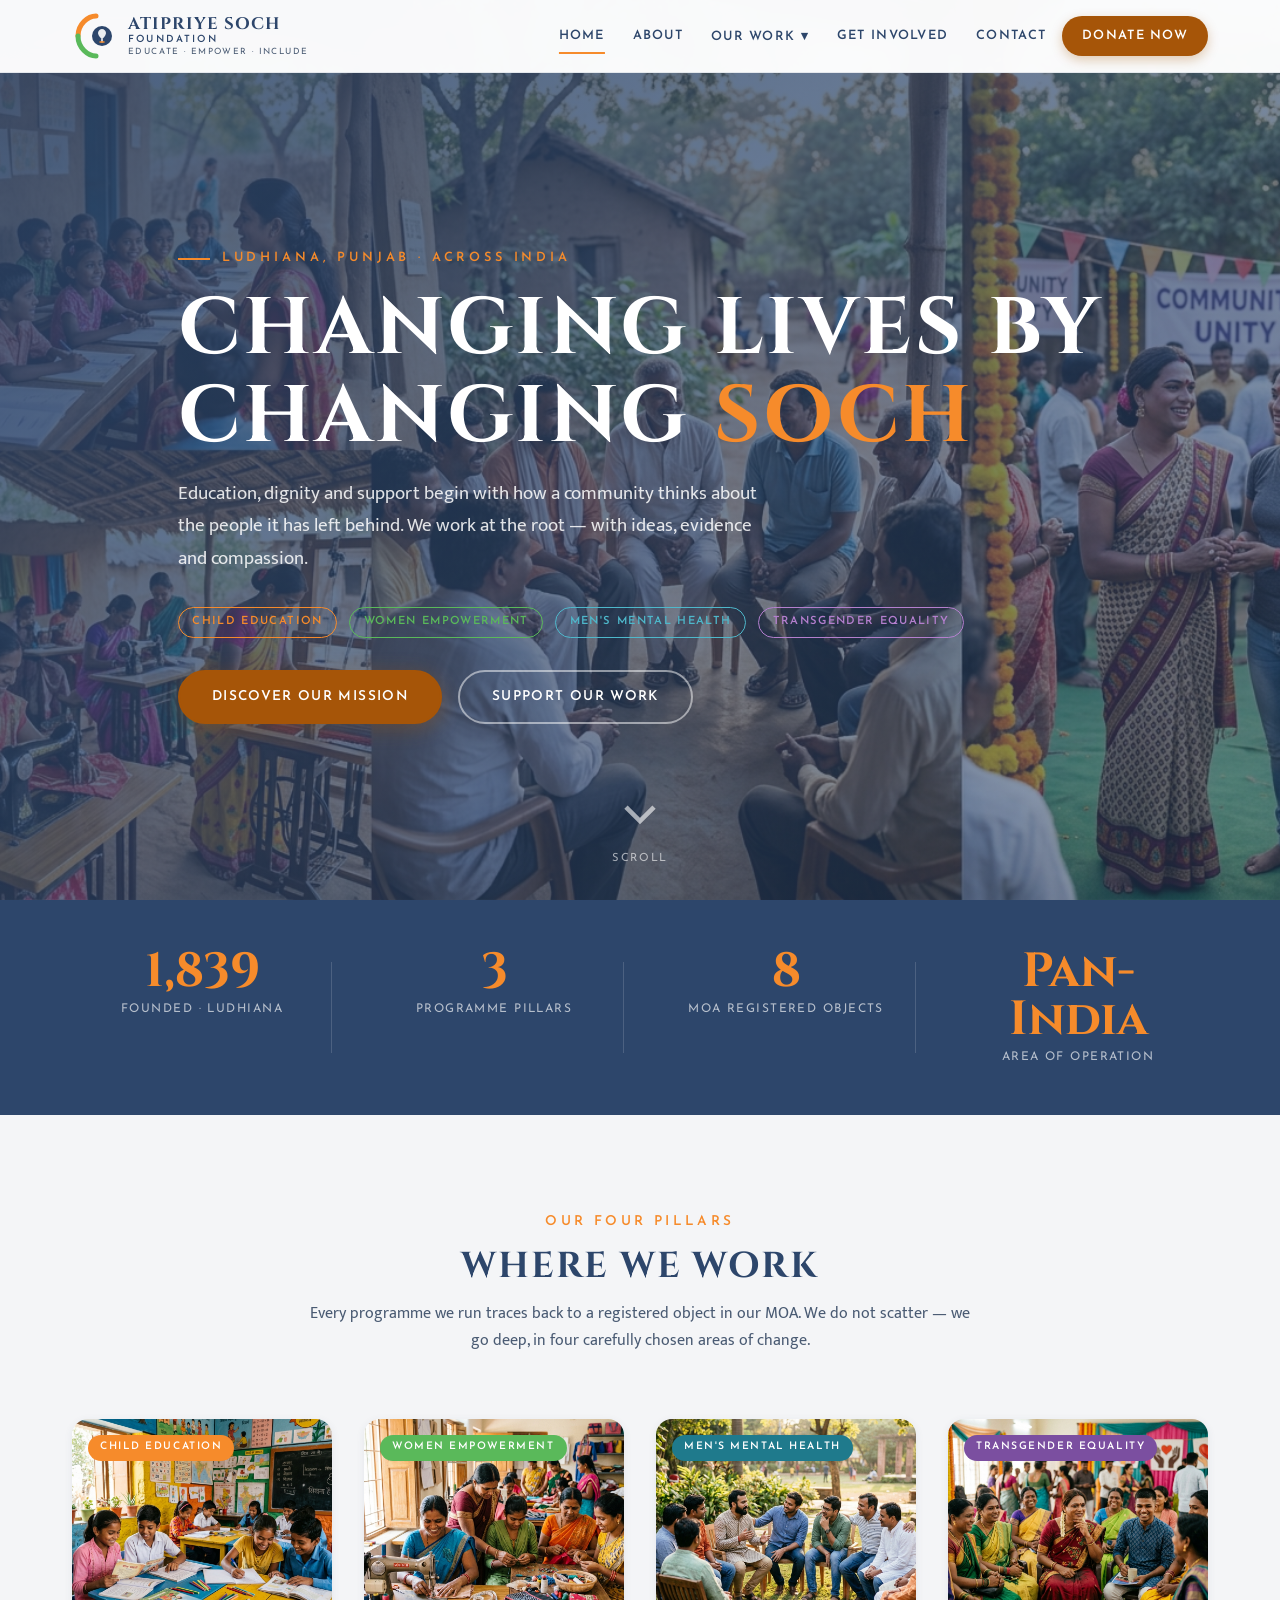
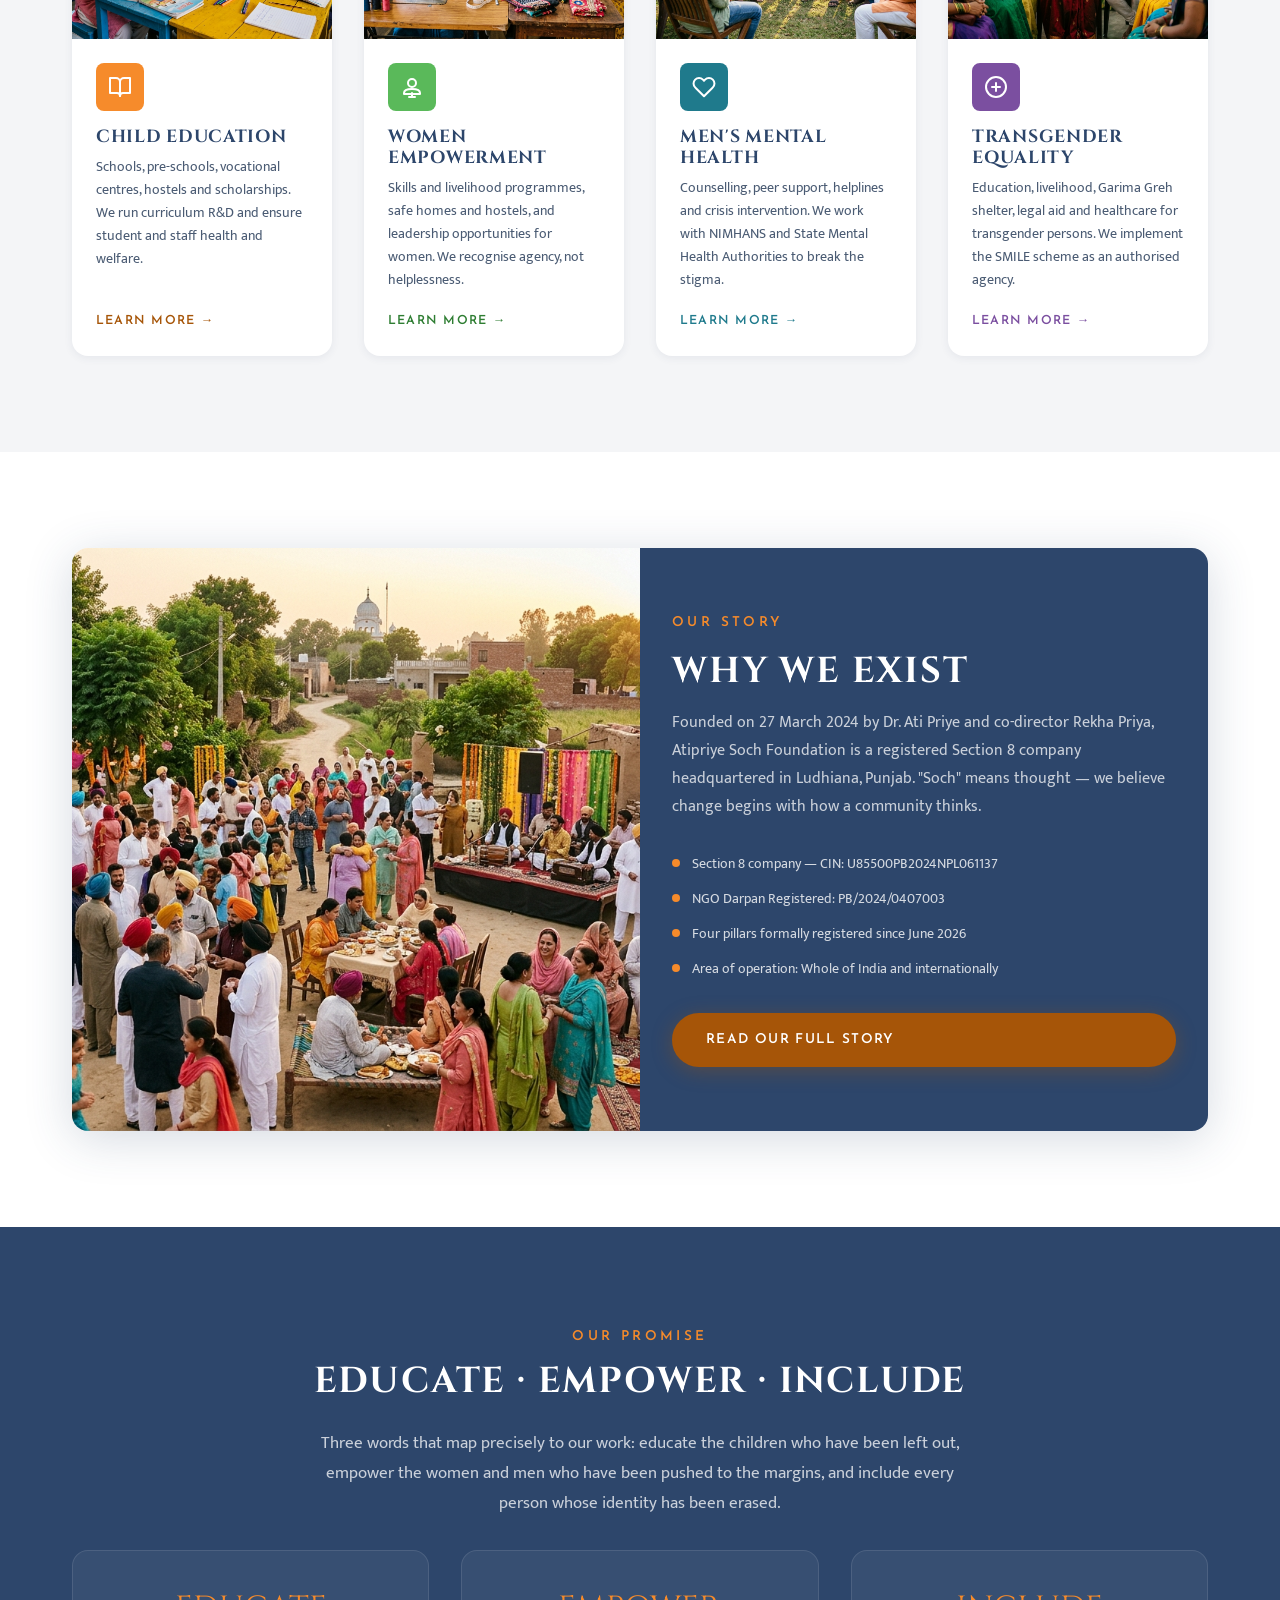
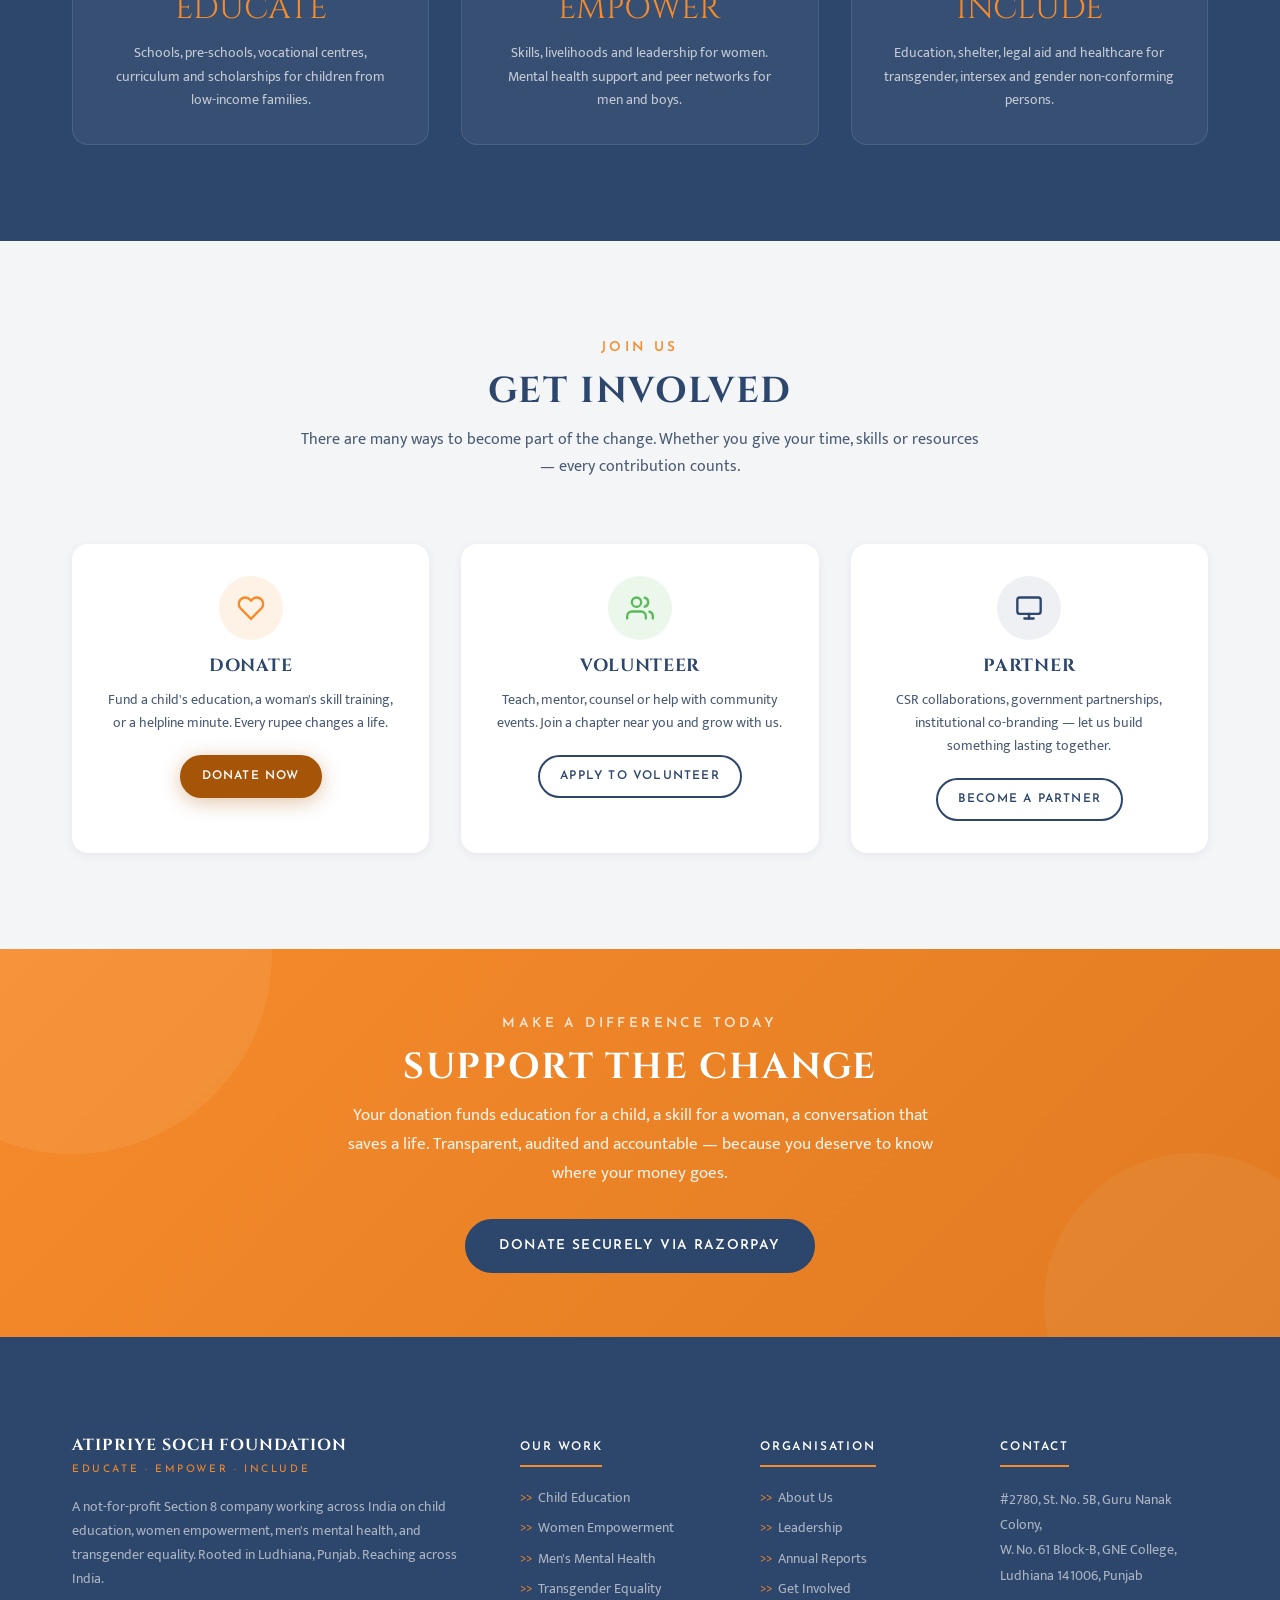
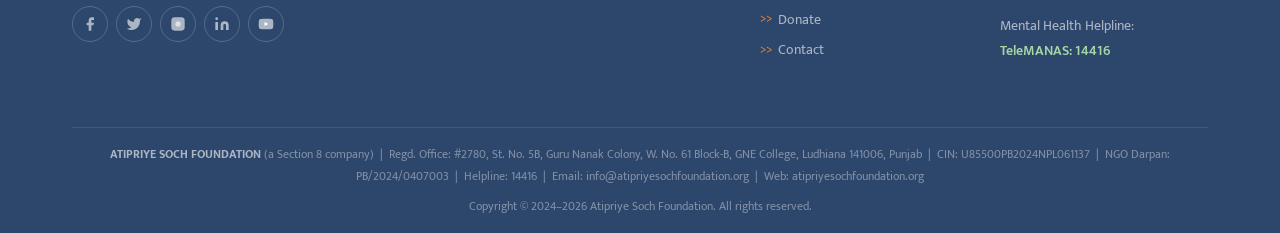
<file: index.html>
<!DOCTYPE html>
<html lang="en">
<head>
  <meta charset="UTF-8">
  <meta name="viewport" content="width=device-width, initial-scale=1.0">
  <title>Atipriye Soch Foundation | Educate · Empower · Include</title>
  <meta name="description" content="Atipriye Soch Foundation is a not-for-profit Section 8 company in Ludhiana, Punjab working across India on child education, women empowerment, men's mental health, and transgender equality.">
  <meta name="keywords" content="Atipriye Soch Foundation, NGO Ludhiana, child education Punjab, women empowerment, men mental health India, transgender equality NGO">
  <meta property="og:title" content="Atipriye Soch Foundation | Educate · Empower · Include">
  <meta property="og:description" content="Changing lives by changing thinking. Education, dignity and support begin with how a community thinks about the people it has left behind.">
  <meta property="og:type" content="website">
  <link rel="canonical" href="https://atipriyesochfoundation.org/">
  <link rel="stylesheet" href="style.css">
</head>
<body>

  <!-- NAVBAR -->
  <nav class="navbar" id="navbar" aria-label="Main Navigation">
    <div class="navbar__inner">
      <a href="index.html" class="navbar__logo" aria-label="Atipriye Soch Foundation Home">
        <div class="navbar__logo-icon">
          <svg viewBox="0 0 48 48" fill="none" xmlns="http://www.w3.org/2000/svg" class="logo-svg" aria-hidden="true">
            <path d="M6 24 C6 12 16 4 24 4" stroke="#F68B2B" stroke-width="5" stroke-linecap="round" fill="none"/>
            <path d="M6 24 C6 36 16 44 24 44" stroke="#5AB95A" stroke-width="5" stroke-linecap="round" fill="none"/>
            <circle cx="30" cy="24" r="10" fill="#2D466B"/>
            <path d="M26 21 C26 19 28 17 30 17 C32 17 34 19 34 21 C34 24 30 27 30 27 C30 27 26 24 26 21Z" fill="white" opacity="0.9"/>
            <line x1="30" y1="27" x2="30" y2="30" stroke="white" stroke-width="1.5" stroke-linecap="round"/>
            <path d="M28 30 L32 30" stroke="#F68B2B" stroke-width="1.5" stroke-linecap="round"/>
          </svg>
        </div>
        <div class="navbar__logo-text">
          <div class="navbar__logo-name">Atipriye Soch</div>
          <div class="navbar__logo-descriptor">Foundation</div>
          <div class="navbar__logo-tagline">Educate · Empower · Include</div>
        </div>
      </a>
      <div class="navbar__nav" role="list">
        <a href="index.html" class="active" role="listitem">Home</a>
        <a href="about.html" role="listitem">About</a>
        <div class="navbar__dropdown" role="listitem">
          <a href="#pillars" aria-haspopup="true" aria-expanded="false">Our Work ▾</a>
          <div class="navbar__dropdown-menu" role="menu">
            <a href="pillar-education.html" role="menuitem"><span class="pillar-dot" style="background:#F68B2B"></span>Child Education</a>
            <a href="pillar-women.html" role="menuitem"><span class="pillar-dot" style="background:#5AB95A"></span>Women Empowerment</a>
            <a href="pillar-mental-health.html" role="menuitem"><span class="pillar-dot" style="background:#1F7A8C"></span>Men's Mental Health</a>
            <a href="pillar-transgender.html" role="menuitem"><span class="pillar-dot" style="background:#7B4FA0"></span>Transgender Equality</a>
          </div>
        </div>
        <a href="get-involved.html" role="listitem">Get Involved</a>
        <a href="contact.html" role="listitem">Contact</a>
        <a href="donate.html" class="navbar__cta" role="listitem" id="nav-donate-btn">Donate Now</a>
      </div>
      <button class="navbar__hamburger" id="hamburger-btn" aria-label="Open menu" aria-expanded="false">
        <span></span><span></span><span></span>
      </button>
    </div>
  </nav>

  <!-- MOBILE MENU -->
  <div class="mobile-overlay" id="mobile-overlay"></div>
  <div class="mobile-menu" id="mobile-menu" aria-label="Mobile Navigation">
    <button class="mobile-menu__close" id="mobile-close-btn" aria-label="Close menu">✕</button>
    <nav class="mobile-menu__nav">
      <a href="index.html">Home</a>
      <a href="about.html">About Us</a>
      <a href="pillar-education.html">Child Education</a>
      <a href="pillar-women.html">Women Empowerment</a>
      <a href="pillar-mental-health.html">Men's Mental Health</a>
      <a href="pillar-transgender.html">Transgender Equality</a>
      <a href="get-involved.html">Get Involved</a>
      <a href="contact.html">Contact</a>
      <a href="donate.html" style="color:var(--deep-saffron);font-weight:700">Donate Now</a>
    </nav>
  </div>

  <!-- HERO SECTION -->
  <section class="hero" id="hero" aria-labelledby="hero-title">
    <div class="hero__bg" style="background-image:url('images/hero_banner.jpg')"></div>
    <div class="hero__overlay"></div>
    <div class="container hero__content">
      <p class="hero__tagline">Ludhiana, Punjab · Across India</p>
      <h1 class="hero__title" id="hero-title">
        Changing Lives by<br>Changing <span class="soch">Soch</span>
      </h1>
      <p class="hero__body">
        Education, dignity and support begin with how a community thinks about the people it has left behind. We work at the root — with ideas, evidence and compassion.
      </p>
      <div class="hero__pillars" aria-label="Our four pillars">
        <span class="hero__pillar-tag hero__pillar-tag--edu">Child Education</span>
        <span class="hero__pillar-tag hero__pillar-tag--women">Women Empowerment</span>
        <span class="hero__pillar-tag hero__pillar-tag--mh">Men's Mental Health</span>
        <span class="hero__pillar-tag hero__pillar-tag--trans">Transgender Equality</span>
      </div>
      <div class="hero__actions">
        <a href="about.html" class="btn btn--primary">Discover Our Mission</a>
        <a href="donate.html" class="btn btn--secondary">Support Our Work</a>
      </div>
    </div>
    <a href="#stats" class="hero__scroll" aria-label="Scroll to learn more">
      <svg viewBox="0 0 24 24" fill="none" stroke="currentColor" stroke-width="2" aria-hidden="true"><polyline points="6 9 12 15 18 9"/></svg>
      Scroll
    </a>
  </section>

  <!-- STATS STRIP -->
  <section class="stats-strip" id="stats" aria-label="Impact Statistics">
    <div class="container">
      <div class="stats-strip__grid">
        <div class="stats-strip__item">
          <div class="stats-strip__num"><span class="counter" data-target="2024">2024</span></div>
          <div class="stats-strip__label">Founded · Ludhiana</div>
        </div>
        <div class="stats-strip__item">
          <div class="stats-strip__num"><span class="counter" data-target="4">4</span></div>
          <div class="stats-strip__label">Programme Pillars</div>
        </div>
        <div class="stats-strip__item">
          <div class="stats-strip__num"><span class="counter" data-target="9">9</span></div>
          <div class="stats-strip__label">MOA Registered Objects</div>
        </div>
        <div class="stats-strip__item">
          <div class="stats-strip__num">Pan-India</div>
          <div class="stats-strip__label">Area of Operation</div>
        </div>
      </div>
    </div>
  </section>

  <!-- OUR PILLARS SECTION -->
  <section class="section section--mist" id="pillars" aria-labelledby="pillars-title">
    <div class="container">
      <div class="section-header">
        <span class="tagline-text">Our Four Pillars</span>
        <h2 class="section-title" id="pillars-title">Where We Work</h2>
        <p>Every programme we run traces back to a registered object in our MOA. We do not scatter — we go deep, in four carefully chosen areas of change.</p>
      </div>
      <div class="grid-4">
        <!-- Child Education -->
        <article class="pillar-card" aria-labelledby="card-edu-title">
          <div class="pillar-card__img-wrap">
            <img src="images/pillar_education.jpg" alt="Children learning in a bright classroom" loading="lazy" width="400" height="220">
            <span class="pillar-card__tag" style="background:#F68B2B">Child Education</span>
          </div>
          <div class="pillar-card__body">
            <div class="pillar-card__icon" style="background:#F68B2B">
              <svg viewBox="0 0 24 24" aria-hidden="true"><path d="M2 3h6a4 4 0 0 1 4 4v14a3 3 0 0 0-3-3H2z"/><path d="M22 3h-6a4 4 0 0 0-4 4v14a3 3 0 0 1 3-3h7z"/></svg>
            </div>
            <h3 class="pillar-card__title" id="card-edu-title">Child Education</h3>
            <p>Schools, pre-schools, vocational centres, hostels and scholarships. We run curriculum R&D and ensure student and staff health and welfare.</p>
            <a href="pillar-education.html" class="pillar-card__link" style="color:#A65508">Learn More →</a>
          </div>
        </article>
        <!-- Women Empowerment -->
        <article class="pillar-card" aria-labelledby="card-women-title">
          <div class="pillar-card__img-wrap">
            <img src="images/pillar_women.jpg" alt="Women entrepreneurs in a skills training workshop" loading="lazy" width="400" height="220">
            <span class="pillar-card__tag" style="background:#5AB95A">Women Empowerment</span>
          </div>
          <div class="pillar-card__body">
            <div class="pillar-card__icon" style="background:#5AB95A">
              <svg viewBox="0 0 24 24" aria-hidden="true"><circle cx="12" cy="8" r="4"/><path d="M12 14c-6 0-8 2-8 4v1h16v-1c0-2-2-4-8-4z"/><line x1="12" y1="18" x2="12" y2="22"/><line x1="9" y1="22" x2="15" y2="22"/></svg>
            </div>
            <h3 class="pillar-card__title" id="card-women-title">Women Empowerment</h3>
            <p>Skills and livelihood programmes, safe homes and hostels, and leadership opportunities for women. We recognise agency, not helplessness.</p>
            <a href="pillar-women.html" class="pillar-card__link" style="color:#2E7D32">Learn More →</a>
          </div>
        </article>
        <!-- Men's Mental Health -->
        <article class="pillar-card" aria-labelledby="card-mh-title">
          <div class="pillar-card__img-wrap">
            <img src="images/pillar_mental_health.jpg" alt="Men in a supportive peer group conversation" loading="lazy" width="400" height="220">
            <span class="pillar-card__tag" style="background:#1F7A8C">Men's Mental Health</span>
          </div>
          <div class="pillar-card__body">
            <div class="pillar-card__icon" style="background:#1F7A8C">
              <svg viewBox="0 0 24 24" aria-hidden="true"><path d="M20.84 4.61a5.5 5.5 0 0 0-7.78 0L12 5.67l-1.06-1.06a5.5 5.5 0 0 0-7.78 7.78l1.06 1.06L12 21.23l7.78-7.78 1.06-1.06a5.5 5.5 0 0 0 0-7.78z"/></svg>
            </div>
            <h3 class="pillar-card__title" id="card-mh-title">Men's Mental Health</h3>
            <p>Counselling, peer support, helplines and crisis intervention. We work with NIMHANS and State Mental Health Authorities to break the stigma.</p>
            <a href="pillar-mental-health.html" class="pillar-card__link" style="color:#1F7A8C">Learn More →</a>
          </div>
        </article>
        <!-- Transgender Equality -->
        <article class="pillar-card" aria-labelledby="card-trans-title">
          <div class="pillar-card__img-wrap">
            <img src="images/pillar_transgender.jpg" alt="Transgender community members at an empowerment event" loading="lazy" width="400" height="220">
            <span class="pillar-card__tag" style="background:#7B4FA0">Transgender Equality</span>
          </div>
          <div class="pillar-card__body">
            <div class="pillar-card__icon" style="background:#7B4FA0">
              <svg viewBox="0 0 24 24" aria-hidden="true"><circle cx="12" cy="12" r="10"/><path d="M12 8v8M8 12h8"/></svg>
            </div>
            <h3 class="pillar-card__title" id="card-trans-title">Transgender Equality</h3>
            <p>Education, livelihood, Garima Greh shelter, legal aid and healthcare for transgender persons. We implement the SMILE scheme as an authorised agency.</p>
            <a href="pillar-transgender.html" class="pillar-card__link" style="color:#7B4FA0">Learn More →</a>
          </div>
        </article>
      </div>
    </div>
  </section>

  <!-- IMPACT / ABOUT SPLIT -->
  <section class="section" id="our-story" aria-labelledby="our-story-title">
    <div class="container">
      <div class="impact-grid">
        <div class="impact-grid__img">
          <img src="images/about_banner.jpg" alt="Diverse Punjabi community gathering at golden hour" loading="lazy">
        </div>
        <div class="impact-grid__content">
          <span class="tagline-text">Our Story</span>
          <h2 class="section-title" id="our-story-title">Why We Exist</h2>
          <p>
            Founded on 27 March 2024 by Dr. Ati Priye and co-director Rekha Priya, Atipriye Soch Foundation is a registered Section 8 company headquartered in Ludhiana, Punjab. "Soch" means thought — we believe change begins with how a community thinks.
          </p>
          <ul class="impact-list" aria-label="Foundation highlights">
            <li>Section 8 company — CIN: U85500PB2024NPL061137</li>
            <li>NGO Darpan Registered: PB/2024/0407003</li>
            <li>Four pillars formally registered since June 2026</li>
            <li>Area of operation: Whole of India and internationally</li>
          </ul>
          <a href="about.html" class="btn btn--primary">Read Our Full Story</a>
        </div>
      </div>
    </div>
  </section>

  <!-- BRAND PROMISE STRIP -->
  <section class="section section--navy" id="brand-promise" aria-labelledby="promise-title">
    <div class="container text-center">
      <span class="tagline-text" style="color:var(--saffron)">Our Promise</span>
      <h2 class="section-title" id="promise-title" style="color:white;margin-top:.75rem">EDUCATE · EMPOWER · INCLUDE</h2>
      <p style="font-family:var(--font-body);color:rgba(255,255,255,.75);max-width:640px;margin:1.5rem auto;line-height:1.8;font-size:1.05rem">
        Three words that map precisely to our work: educate the children who have been left out, empower the women and men who have been pushed to the margins, and include every person whose identity has been erased.
      </p>
      <div class="grid-3" style="margin-top:var(--space-md)">
        <div style="background:rgba(255,255,255,.05);border-radius:var(--radius-lg);padding:2rem;border:1px solid rgba(255,255,255,.1)">
          <div style="font-family:var(--font-display);font-size:2rem;color:var(--saffron);margin-bottom:.5rem">EDUCATE</div>
          <p style="font-family:var(--font-body);font-size:.9rem;color:rgba(255,255,255,.7);line-height:1.6">Schools, pre-schools, vocational centres, curriculum and scholarships for children from low-income families.</p>
        </div>
        <div style="background:rgba(255,255,255,.05);border-radius:var(--radius-lg);padding:2rem;border:1px solid rgba(255,255,255,.1)">
          <div style="font-family:var(--font-display);font-size:2rem;color:var(--saffron);margin-bottom:.5rem">EMPOWER</div>
          <p style="font-family:var(--font-body);font-size:.9rem;color:rgba(255,255,255,.7);line-height:1.6">Skills, livelihoods and leadership for women. Mental health support and peer networks for men and boys.</p>
        </div>
        <div style="background:rgba(255,255,255,.05);border-radius:var(--radius-lg);padding:2rem;border:1px solid rgba(255,255,255,.1)">
          <div style="font-family:var(--font-display);font-size:2rem;color:var(--saffron);margin-bottom:.5rem">INCLUDE</div>
          <p style="font-family:var(--font-body);font-size:.9rem;color:rgba(255,255,255,.7);line-height:1.6">Education, shelter, legal aid and healthcare for transgender, intersex and gender non-conforming persons.</p>
        </div>
      </div>
    </div>
  </section>

  <!-- GET INVOLVED SECTION -->
  <section class="section section--mist" id="get-involved" aria-labelledby="involved-title">
    <div class="container">
      <div class="section-header">
        <span class="tagline-text">Join Us</span>
        <h2 class="section-title" id="involved-title">Get Involved</h2>
        <p>There are many ways to become part of the change. Whether you give your time, skills or resources — every contribution counts.</p>
      </div>
      <div class="grid-3">
        <div style="background:white;border-radius:var(--radius-lg);padding:2rem;box-shadow:var(--shadow-sm);text-align:center;transition:var(--transition)" onmouseover="this.style.transform='translateY(-4px)';this.style.boxShadow='var(--shadow-md)'" onmouseout="this.style.transform='';this.style.boxShadow='var(--shadow-sm)'">
          <div style="width:64px;height:64px;border-radius:50%;background:rgba(246,139,43,.12);margin:0 auto 1rem;display:flex;align-items:center;justify-content:center">
            <svg width="28" height="28" viewBox="0 0 24 24" fill="none" stroke="#F68B2B" stroke-width="2" stroke-linecap="round" aria-hidden="true"><path d="M20.84 4.61a5.5 5.5 0 0 0-7.78 0L12 5.67l-1.06-1.06a5.5 5.5 0 0 0-7.78 7.78l1.06 1.06L12 21.23l7.78-7.78 1.06-1.06a5.5 5.5 0 0 0 0-7.78z"/></svg>
          </div>
          <h3 style="font-family:var(--font-display);font-size:1.1rem;text-transform:uppercase;letter-spacing:.04em;margin-bottom:.75rem">Donate</h3>
          <p style="font-family:var(--font-body);font-size:.9rem;color:var(--slate);line-height:1.6;margin-bottom:1.25rem">Fund a child's education, a woman's skill training, or a helpline minute. Every rupee changes a life.</p>
          <a href="donate.html" class="btn btn--primary btn--sm" id="get-involved-donate-btn">Donate Now</a>
        </div>
        <div style="background:white;border-radius:var(--radius-lg);padding:2rem;box-shadow:var(--shadow-sm);text-align:center;transition:var(--transition)" onmouseover="this.style.transform='translateY(-4px)';this.style.boxShadow='var(--shadow-md)'" onmouseout="this.style.transform='';this.style.boxShadow='var(--shadow-sm)'">
          <div style="width:64px;height:64px;border-radius:50%;background:rgba(90,185,90,.12);margin:0 auto 1rem;display:flex;align-items:center;justify-content:center">
            <svg width="28" height="28" viewBox="0 0 24 24" fill="none" stroke="#5AB95A" stroke-width="2" stroke-linecap="round" aria-hidden="true"><path d="M17 21v-2a4 4 0 0 0-4-4H5a4 4 0 0 0-4 4v2"/><circle cx="9" cy="7" r="4"/><path d="M23 21v-2a4 4 0 0 0-3-3.87"/><path d="M16 3.13a4 4 0 0 1 0 7.75"/></svg>
          </div>
          <h3 style="font-family:var(--font-display);font-size:1.1rem;text-transform:uppercase;letter-spacing:.04em;margin-bottom:.75rem">Volunteer</h3>
          <p style="font-family:var(--font-body);font-size:.9rem;color:var(--slate);line-height:1.6;margin-bottom:1.25rem">Teach, mentor, counsel or help with community events. Join a chapter near you and grow with us.</p>
          <a href="get-involved.html#volunteer" class="btn btn--outline btn--sm" id="get-involved-volunteer-btn">Apply to Volunteer</a>
        </div>
        <div style="background:white;border-radius:var(--radius-lg);padding:2rem;box-shadow:var(--shadow-sm);text-align:center;transition:var(--transition)" onmouseover="this.style.transform='translateY(-4px)';this.style.boxShadow='var(--shadow-md)'" onmouseout="this.style.transform='';this.style.boxShadow='var(--shadow-sm)'">
          <div style="width:64px;height:64px;border-radius:50%;background:rgba(45,70,107,.08);margin:0 auto 1rem;display:flex;align-items:center;justify-content:center">
            <svg width="28" height="28" viewBox="0 0 24 24" fill="none" stroke="#2D466B" stroke-width="2" stroke-linecap="round" aria-hidden="true"><rect x="2" y="3" width="20" height="14" rx="2" ry="2"/><line x1="8" y1="21" x2="16" y2="21"/><line x1="12" y1="17" x2="12" y2="21"/></svg>
          </div>
          <h3 style="font-family:var(--font-display);font-size:1.1rem;text-transform:uppercase;letter-spacing:.04em;margin-bottom:.75rem">Partner</h3>
          <p style="font-family:var(--font-body);font-size:.9rem;color:var(--slate);line-height:1.6;margin-bottom:1.25rem">CSR collaborations, government partnerships, institutional co-branding — let us build something lasting together.</p>
          <a href="contact.html#partner" class="btn btn--outline btn--sm" id="get-involved-partner-btn">Become a Partner</a>
        </div>
      </div>
    </div>
  </section>

  <!-- DONATE STRIP -->
  <section class="donate-strip" id="donate-strip" aria-labelledby="donate-strip-title">
    <div class="container" style="position:relative;z-index:1">
      <span class="tagline-text" style="color:rgba(255,255,255,.8);display:block;margin-bottom:.75rem">Make a Difference Today</span>
      <h2 class="section-title" id="donate-strip-title">Support the Change</h2>
      <p>Your donation funds education for a child, a skill for a woman, a conversation that saves a life. Transparent, audited and accountable — because you deserve to know where your money goes.</p>
      <a href="donate.html" class="btn btn--navy" id="donate-strip-btn">Donate Securely via Razorpay</a>
    </div>
  </section>

  <!-- FOOTER -->
  <footer class="footer" role="contentinfo">
    <div class="container">
      <div class="footer__grid">
        <div class="footer__brand">
          <div class="footer__brand-name">Atipriye Soch Foundation</div>
          <div class="footer__brand-tagline">Educate · Empower · Include</div>
          <p>A not-for-profit Section 8 company working across India on child education, women empowerment, men's mental health, and transgender equality. Rooted in Ludhiana, Punjab. Reaching across India.</p>
          <div class="footer__social" aria-label="Social media links">
            <a href="#" aria-label="Facebook"><svg viewBox="0 0 24 24"><path d="M18 2h-3a5 5 0 0 0-5 5v3H7v4h3v8h4v-8h3l1-4h-4V7a1 1 0 0 1 1-1h3z"/></svg></a>
            <a href="#" aria-label="Twitter/X"><svg viewBox="0 0 24 24"><path d="M23 3a10.9 10.9 0 0 1-3.14 1.53 4.48 4.48 0 0 0-7.86 3v1A10.66 10.66 0 0 1 3 4s-4 9 5 13a11.64 11.64 0 0 1-7 2c9 5 20 0 20-11.5a4.5 4.5 0 0 0-.08-.83A7.72 7.72 0 0 0 23 3z"/></svg></a>
            <a href="#" aria-label="Instagram"><svg viewBox="0 0 24 24"><rect x="2" y="2" width="20" height="20" rx="5" ry="5"/><path d="M16 11.37A4 4 0 1 1 12.63 8 4 4 0 0 1 16 11.37z"/><line x1="17.5" y1="6.5" x2="17.51" y2="6.5"/></svg></a>
            <a href="#" aria-label="LinkedIn"><svg viewBox="0 0 24 24"><path d="M16 8a6 6 0 0 1 6 6v7h-4v-7a2 2 0 0 0-2-2 2 2 0 0 0-2 2v7h-4v-7a6 6 0 0 1 6-6z"/><rect x="2" y="9" width="4" height="12"/><circle cx="4" cy="4" r="2"/></svg></a>
            <a href="#" aria-label="YouTube"><svg viewBox="0 0 24 24"><path d="M22.54 6.42a2.78 2.78 0 0 0-1.95-1.96C18.88 4 12 4 12 4s-6.88 0-8.59.46a2.78 2.78 0 0 0-1.95 1.96A29 29 0 0 0 1 12a29 29 0 0 0 .46 5.58 2.78 2.78 0 0 0 1.95 1.96C5.12 20 12 20 12 20s6.88 0 8.59-.46a2.78 2.78 0 0 0 1.95-1.96A29 29 0 0 0 23 12a29 29 0 0 0-.46-5.58z"/><polygon points="9.75 15.02 15.5 12 9.75 8.98 9.75 15.02" fill="white"/></svg></a>
          </div>
        </div>
        <div>
          <div class="footer__col-title">Our Work</div>
          <div class="footer__links">
            <a href="pillar-education.html">Child Education</a>
            <a href="pillar-women.html">Women Empowerment</a>
            <a href="pillar-mental-health.html">Men's Mental Health</a>
            <a href="pillar-transgender.html">Transgender Equality</a>
          </div>
        </div>
        <div>
          <div class="footer__col-title">Organisation</div>
          <div class="footer__links">
            <a href="about.html">About Us</a>
            <a href="about.html#leadership">Leadership</a>
            <a href="about.html#reports">Annual Reports</a>
            <a href="get-involved.html">Get Involved</a>
            <a href="donate.html">Donate</a>
            <a href="contact.html">Contact</a>
          </div>
        </div>
        <div>
          <div class="footer__col-title">Contact</div>
          <div style="font-family:var(--font-body);font-size:.875rem;color:rgba(255,255,255,.6);line-height:1.8">
            <p>#2780, St. No. 5B, Guru Nanak Colony,<br>W. No. 61 Block-B, GNE College,<br>Ludhiana 141006, Punjab</p>
            <br>
            <p>Mental Health Helpline:<br><a href="tel:14416" style="color:#a5d6a7;font-weight:600">TeleMANAS: 14416</a></p>
          </div>
        </div>
      </div>
      <div class="footer__legal">
        <p>
          <strong>ATIPRIYE SOCH FOUNDATION</strong> (a Section 8 company) &nbsp;|&nbsp;
          Regd. Office: #2780, St. No. 5B, Guru Nanak Colony, W. No. 61 Block-B, GNE College, Ludhiana 141006, Punjab &nbsp;|&nbsp;
          CIN: U85500PB2024NPL061137 &nbsp;|&nbsp; NGO Darpan: PB/2024/0407003 &nbsp;|&nbsp;
          Helpline: 14416 &nbsp;|&nbsp; Email: info@atipriyesochfoundation.org &nbsp;|&nbsp; Web: atipriyesochfoundation.org
        </p>
        <p style="margin-top:.5rem">Copyright &copy; 2024–2026 Atipriye Soch Foundation. All rights reserved.</p>
      </div>
    </div>
  </footer>

  <script>
    // Navbar scroll
    window.addEventListener('scroll', () => {
      document.getElementById('navbar').classList.toggle('scrolled', window.scrollY > 40);
    });

    // Mobile menu
    const hamburger = document.getElementById('hamburger-btn');
    const mobileMenu = document.getElementById('mobile-menu');
    const overlay = document.getElementById('mobile-overlay');
    const closeBtn = document.getElementById('mobile-close-btn');

    function openMenu() {
      mobileMenu.classList.add('open');
      overlay.classList.add('open');
      hamburger.setAttribute('aria-expanded', 'true');
      document.body.style.overflow = 'hidden';
    }
    function closeMenu() {
      mobileMenu.classList.remove('open');
      overlay.classList.remove('open');
      hamburger.setAttribute('aria-expanded', 'false');
      document.body.style.overflow = '';
    }

    hamburger.addEventListener('click', openMenu);
    closeBtn.addEventListener('click', closeMenu);
    overlay.addEventListener('click', closeMenu);

    // Intersection Observer for counter animation
    function animateCounters() {
      document.querySelectorAll('.counter[data-target]').forEach(el => {
        const target = parseInt(el.dataset.target);
        if (isNaN(target)) return;
        const duration = 1500;
        const start = performance.now();
        function step(now) {
          const progress = Math.min((now - start) / duration, 1);
          const eased = 1 - Math.pow(1 - progress, 3);
          el.textContent = Math.floor(eased * target).toLocaleString('en-IN');
          if (progress < 1) requestAnimationFrame(step);
        }
        requestAnimationFrame(step);
      });
    }

    const statsSection = document.getElementById('stats');
    if (statsSection) {
      const io = new IntersectionObserver((entries) => {
        if (entries[0].isIntersecting) {
          animateCounters();
          io.disconnect();
        }
      }, { threshold: 0.3 });
      io.observe(statsSection);
    }
  </script>
</body>
</html>
</file>
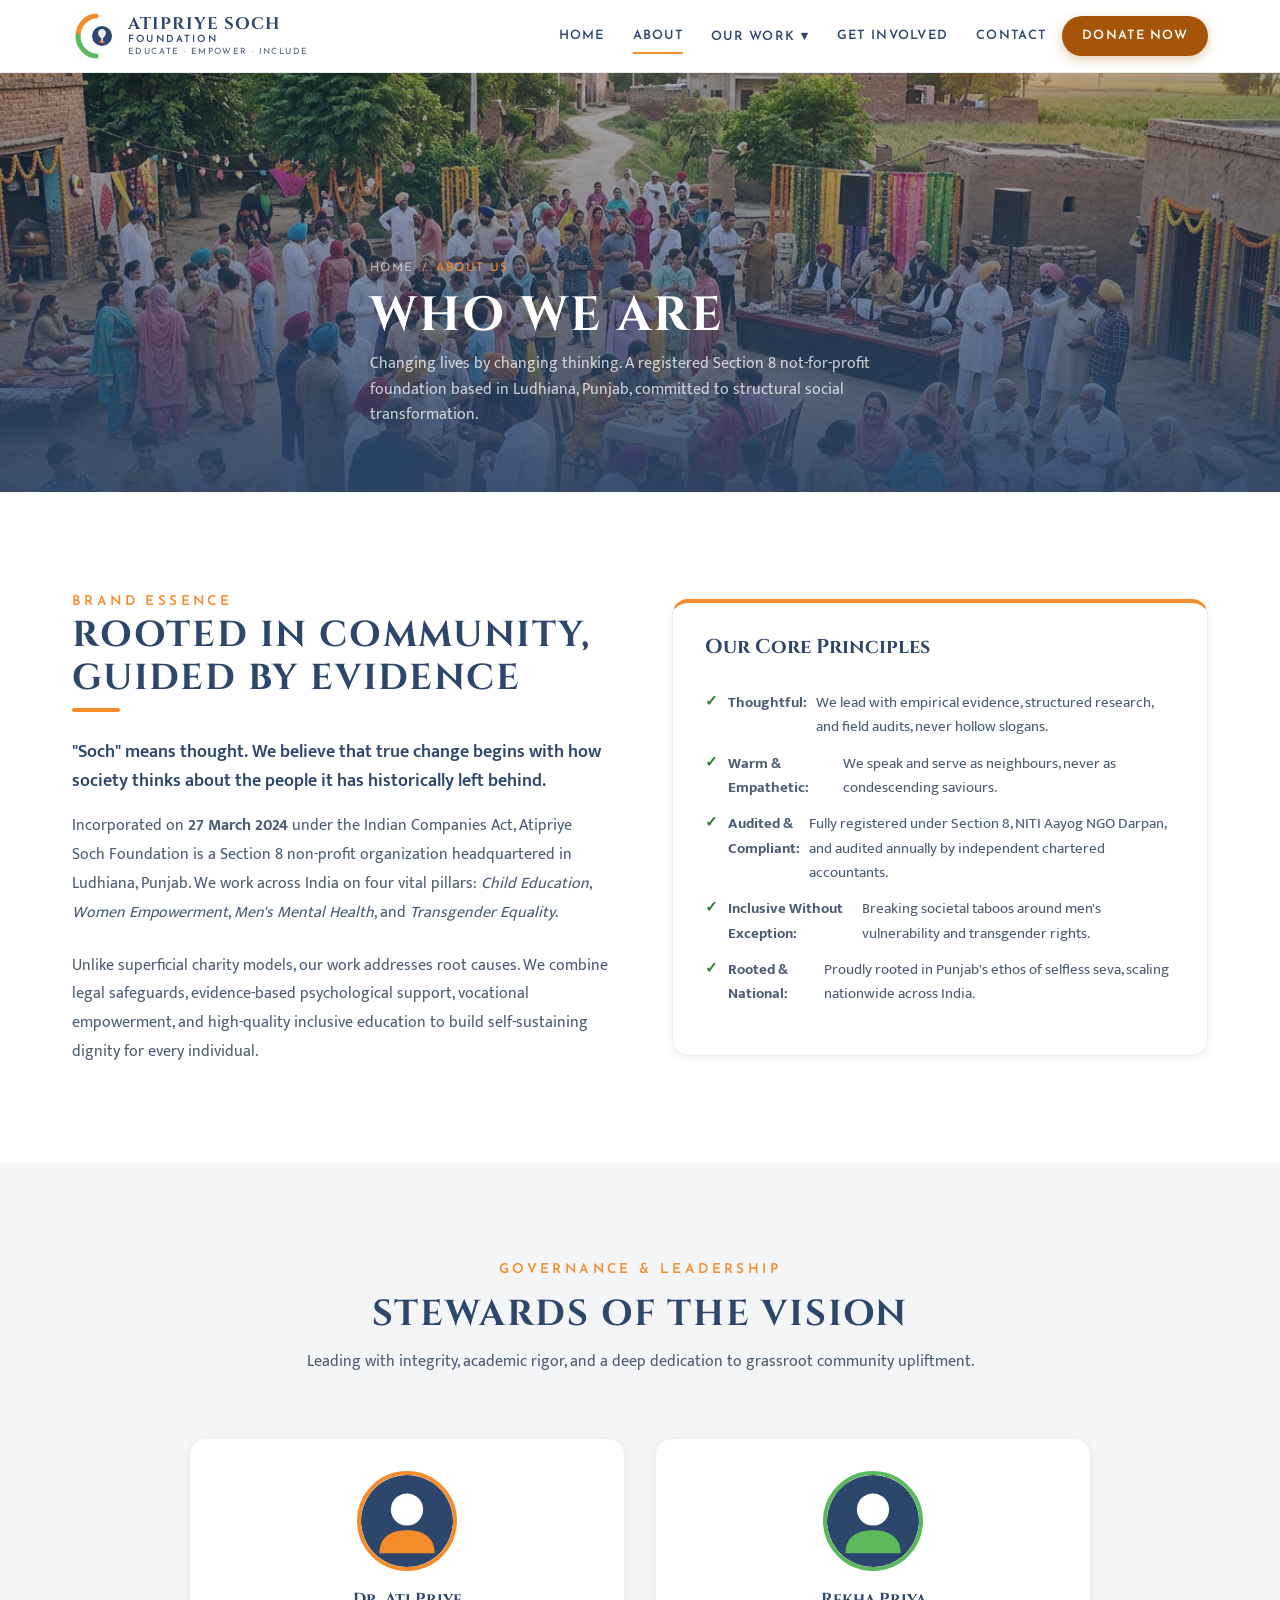
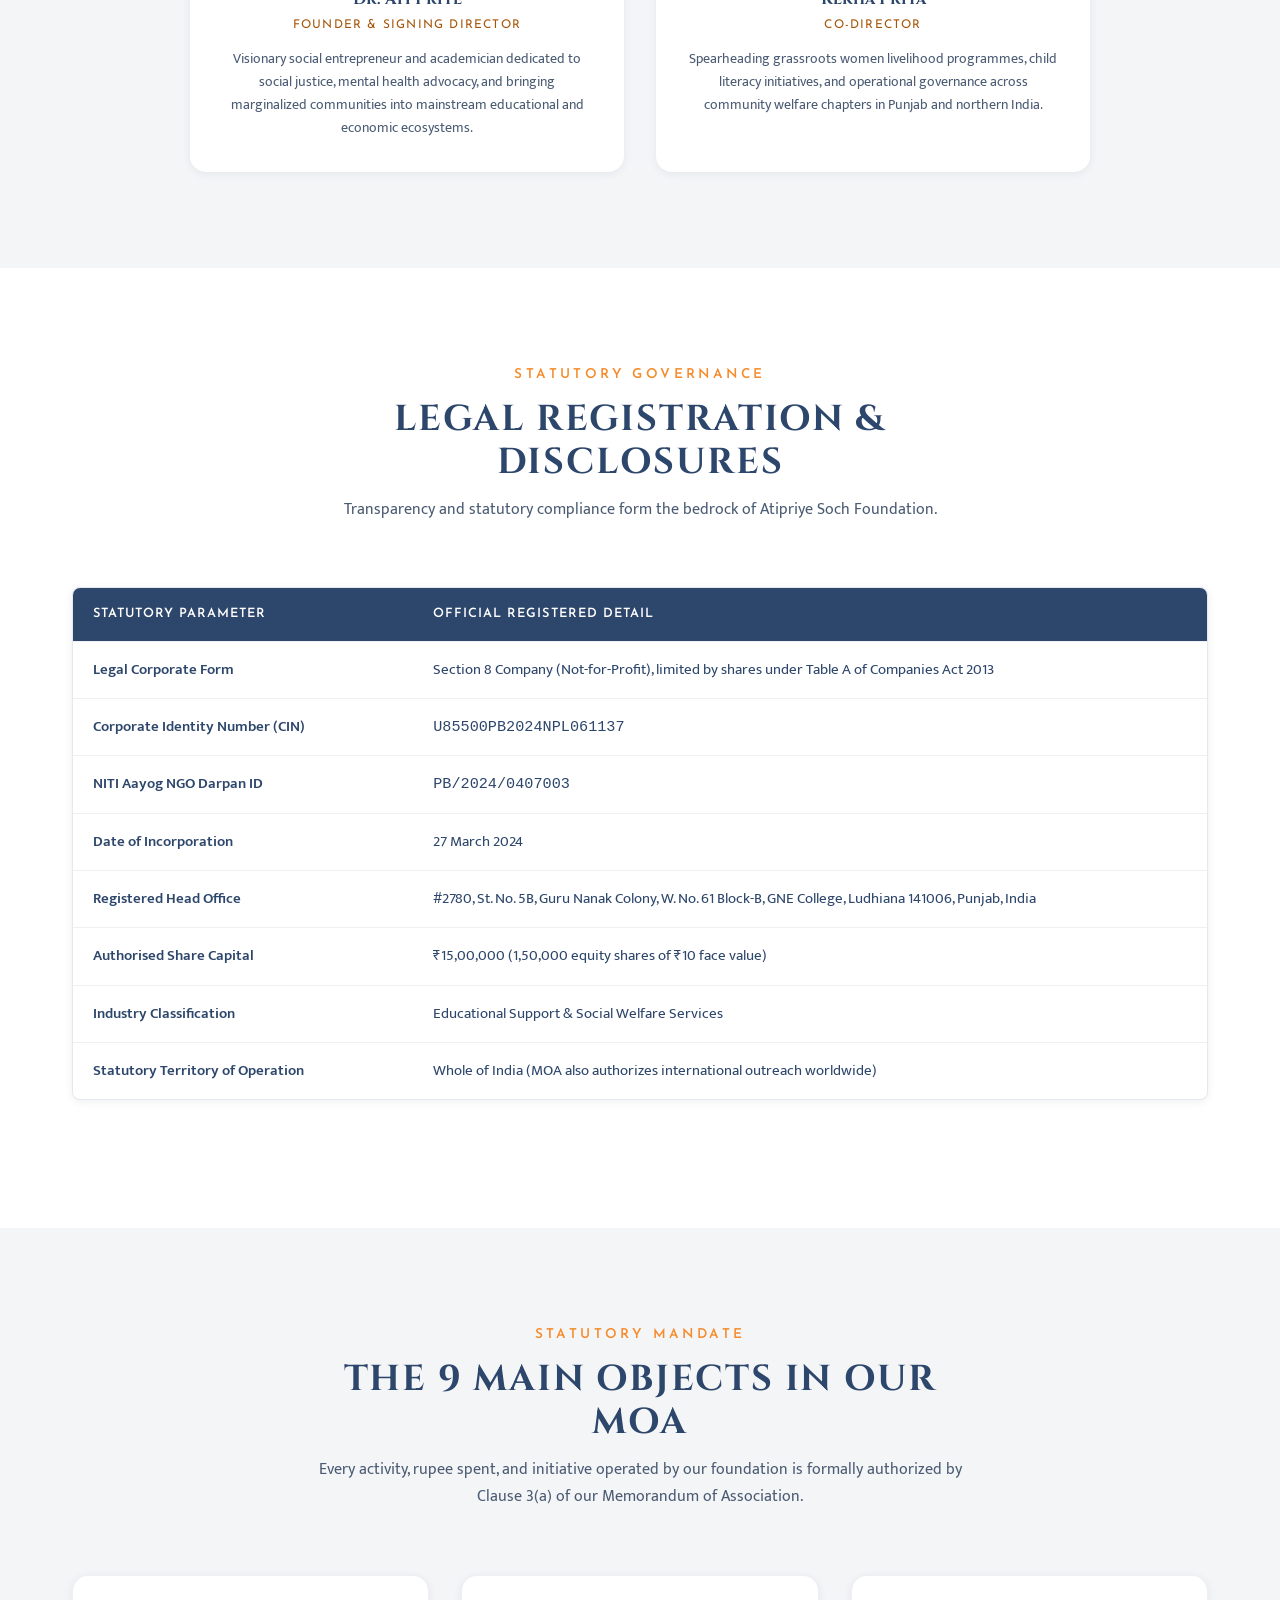
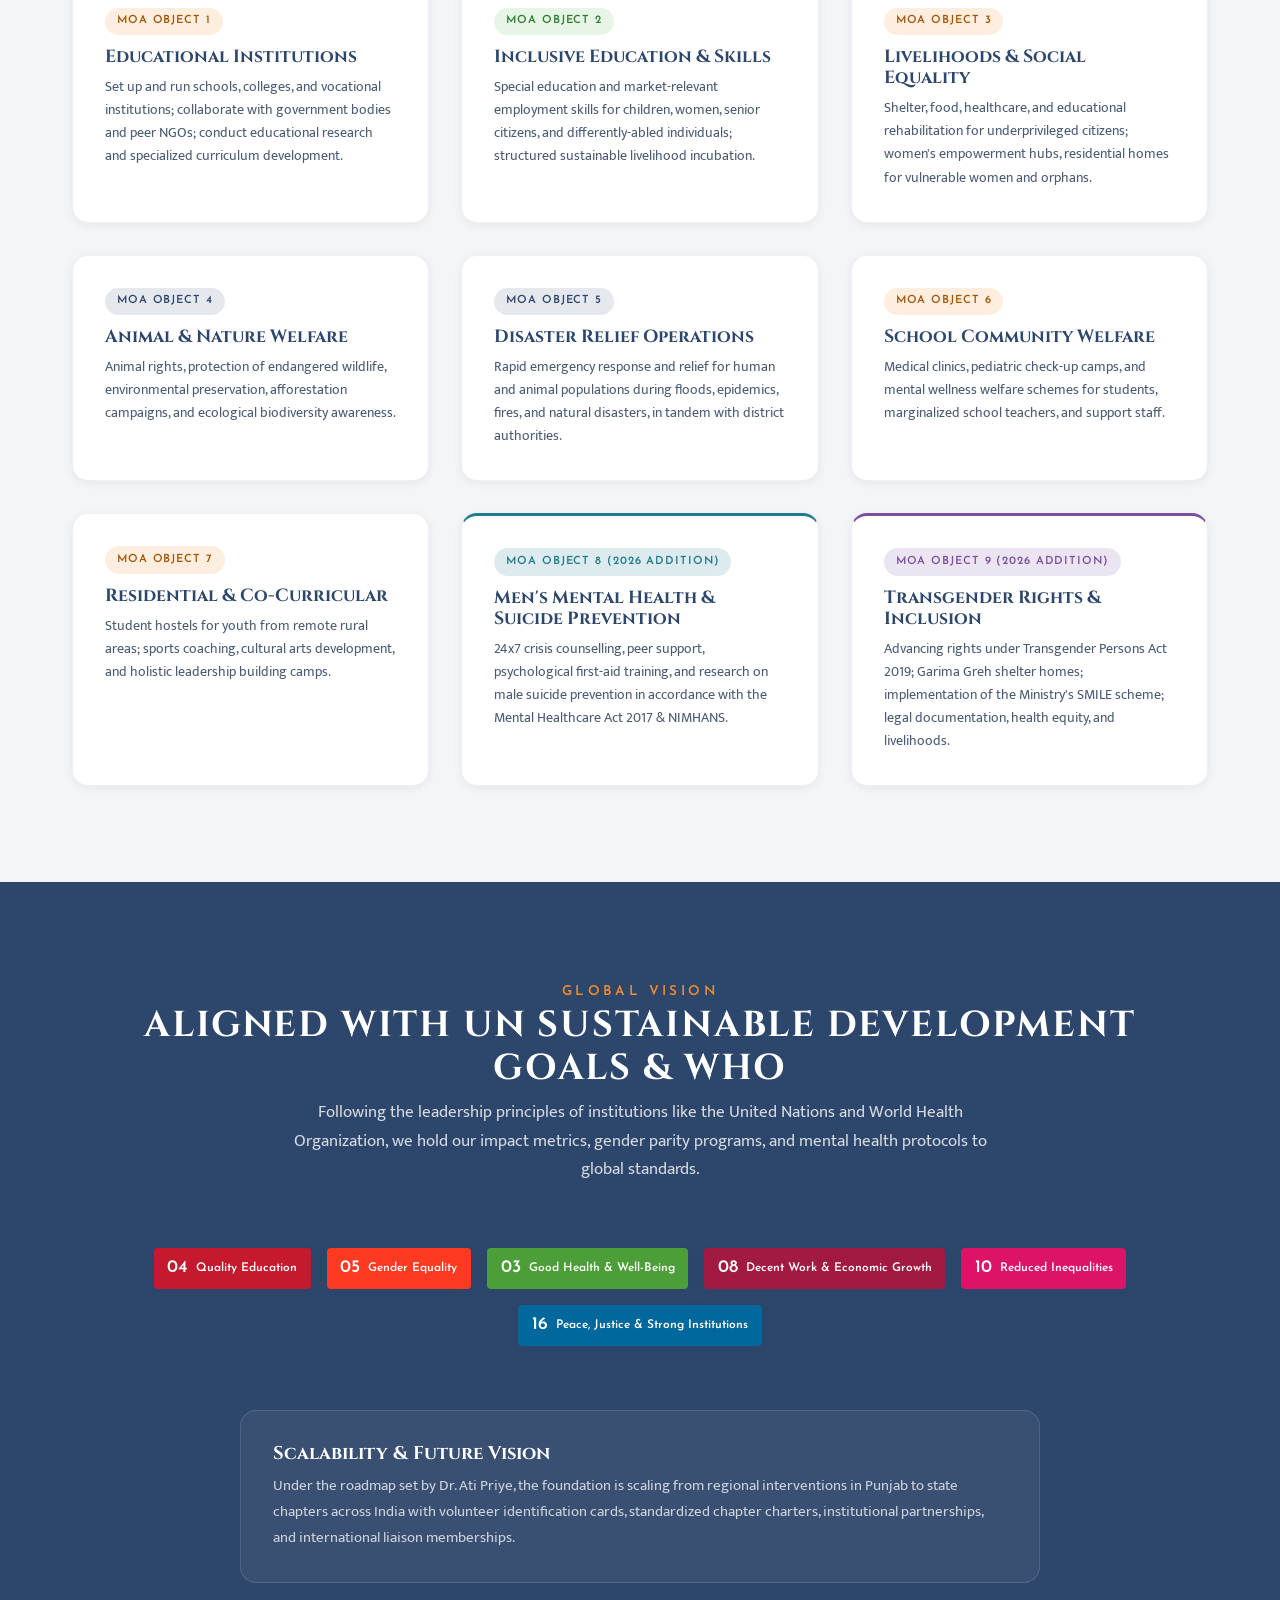
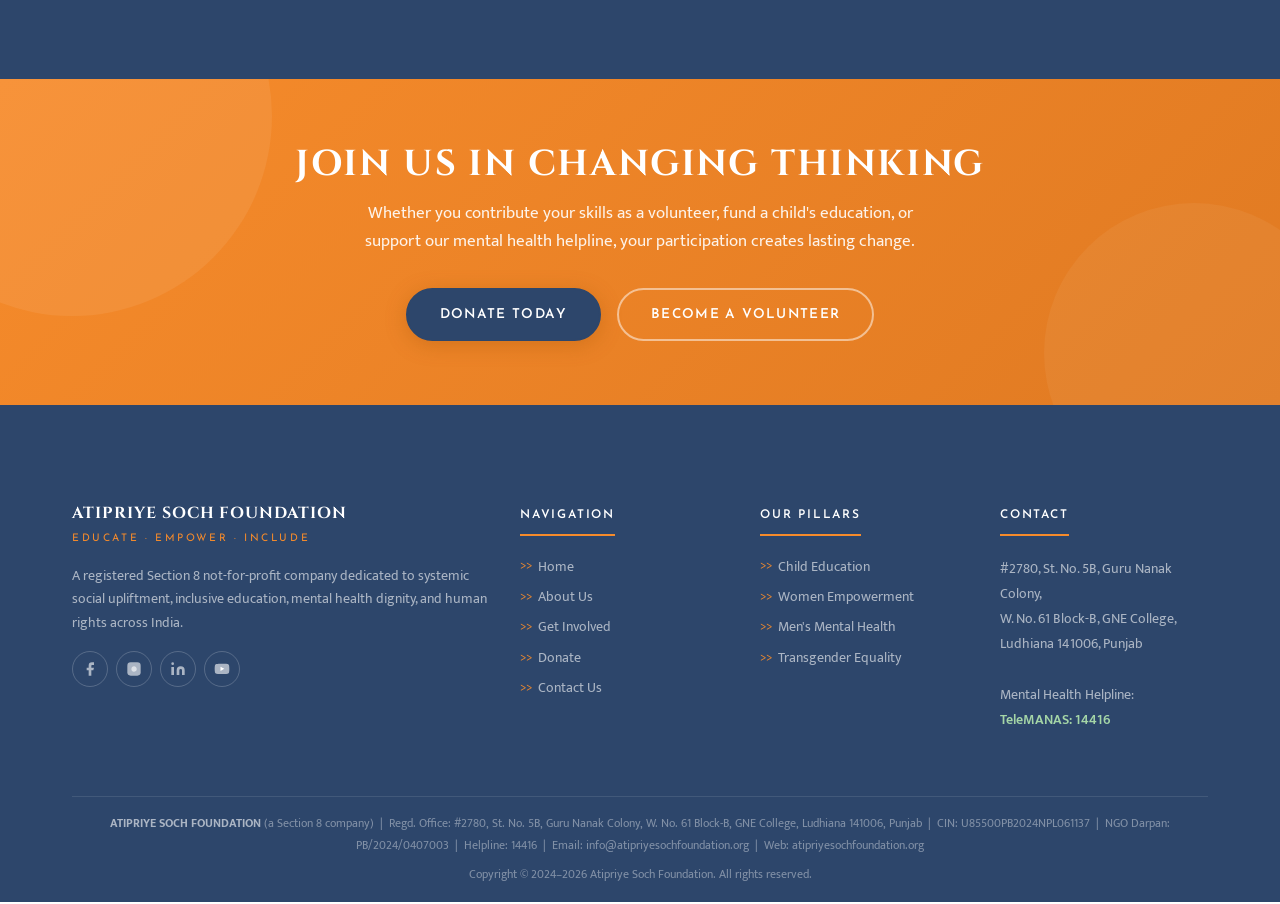
<file: about.html>
<!DOCTYPE html>
<html lang="en">
<head>
  <meta charset="UTF-8">
  <meta name="viewport" content="width=device-width, initial-scale=1.0">
  <title>About Us | Atipriye Soch Foundation</title>
  <meta name="description" content="Learn about Atipriye Soch Foundation, a Section 8 non-profit in Ludhiana, Punjab. Founded by Dr. Ati Priye, advancing child education, women empowerment, men's mental health, and transgender equality.">
  <meta name="keywords" content="Atipriye Soch Foundation About, Dr Ati Priye, Section 8 NGO Ludhiana, NGO Darpan PB/2024/0407003, UN SDG alignment">
  <link rel="canonical" href="https://atipriyesochfoundation.org/about.html">
  <link rel="stylesheet" href="style.css">
</head>
<body>

  <!-- NAVBAR -->
  <nav class="navbar" id="navbar" aria-label="Main Navigation">
    <div class="navbar__inner">
      <a href="index.html" class="navbar__logo" aria-label="Atipriye Soch Foundation Home">
        <div class="navbar__logo-icon">
          <svg viewBox="0 0 48 48" fill="none" xmlns="http://www.w3.org/2000/svg" class="logo-svg" aria-hidden="true">
            <path d="M6 24 C6 12 16 4 24 4" stroke="#F68B2B" stroke-width="5" stroke-linecap="round" fill="none"/>
            <path d="M6 24 C6 36 16 44 24 44" stroke="#5AB95A" stroke-width="5" stroke-linecap="round" fill="none"/>
            <circle cx="30" cy="24" r="10" fill="#2D466B"/>
            <path d="M26 21 C26 19 28 17 30 17 C32 17 34 19 34 21 C34 24 30 27 30 27 C30 27 26 24 26 21Z" fill="white" opacity="0.9"/>
            <line x1="30" y1="27" x2="30" y2="30" stroke="white" stroke-width="1.5" stroke-linecap="round"/>
            <path d="M28 30 L32 30" stroke="#F68B2B" stroke-width="1.5" stroke-linecap="round"/>
          </svg>
        </div>
        <div class="navbar__logo-text">
          <div class="navbar__logo-name">Atipriye Soch</div>
          <div class="navbar__logo-descriptor">Foundation</div>
          <div class="navbar__logo-tagline">Educate · Empower · Include</div>
        </div>
      </a>
      <div class="navbar__nav" role="list">
        <a href="index.html" role="listitem">Home</a>
        <a href="about.html" class="active" role="listitem">About</a>
        <div class="navbar__dropdown" role="listitem">
          <a href="#pillars" aria-haspopup="true" aria-expanded="false">Our Work ▾</a>
          <div class="navbar__dropdown-menu" role="menu">
            <a href="pillar-education.html" role="menuitem"><span class="pillar-dot" style="background:#F68B2B"></span>Child Education</a>
            <a href="pillar-women.html" role="menuitem"><span class="pillar-dot" style="background:#5AB95A"></span>Women Empowerment</a>
            <a href="pillar-mental-health.html" role="menuitem"><span class="pillar-dot" style="background:#1F7A8C"></span>Men's Mental Health</a>
            <a href="pillar-transgender.html" role="menuitem"><span class="pillar-dot" style="background:#7B4FA0"></span>Transgender Equality</a>
          </div>
        </div>
        <a href="get-involved.html" role="listitem">Get Involved</a>
        <a href="contact.html" role="listitem">Contact</a>
        <a href="donate.html" class="navbar__cta" role="listitem">Donate Now</a>
      </div>
      <button class="navbar__hamburger" id="hamburger-btn" aria-label="Open menu" aria-expanded="false">
        <span></span><span></span><span></span>
      </button>
    </div>
  </nav>

  <!-- MOBILE MENU -->
  <div class="mobile-overlay" id="mobile-overlay"></div>
  <div class="mobile-menu" id="mobile-menu" aria-label="Mobile Navigation">
    <button class="mobile-menu__close" id="mobile-close-btn" aria-label="Close menu">✕</button>
    <nav class="mobile-menu__nav">
      <a href="index.html">Home</a>
      <a href="about.html" style="color:var(--deep-saffron);font-weight:700">About Us</a>
      <a href="pillar-education.html">Child Education</a>
      <a href="pillar-women.html">Women Empowerment</a>
      <a href="pillar-mental-health.html">Men's Mental Health</a>
      <a href="pillar-transgender.html">Transgender Equality</a>
      <a href="get-involved.html">Get Involved</a>
      <a href="contact.html">Contact</a>
      <a href="donate.html" style="color:var(--deep-saffron);font-weight:700">Donate Now</a>
    </nav>
  </div>

  <!-- PAGE HERO -->
  <header class="page-hero">
    <div class="page-hero__bg" style="background-image:url('images/about_banner.jpg')"></div>
    <div class="page-hero__overlay"></div>
    <div class="container page-hero__content">
      <nav class="page-hero__breadcrumb" aria-label="Breadcrumb">
        <a href="index.html">Home</a> <span>/</span> <span>About Us</span>
      </nav>
      <h1 class="page-hero__title">Who We Are</h1>
      <p class="page-hero__subtitle">
        Changing lives by changing thinking. A registered Section 8 not-for-profit foundation based in Ludhiana, Punjab, committed to structural social transformation.
      </p>
    </div>
  </header>

  <!-- BRAND ESSENCE & MISSION -->
  <section class="section">
    <div class="container">
      <div class="grid-2" style="align-items:center;gap:var(--space-lg)">
        <div>
          <span class="tagline-text">Brand Essence</span>
          <h2 class="section-title">Rooted In Community, Guided By Evidence</h2>
          <span class="accent-line"></span>
          <p style="font-size:1.1rem;color:var(--navy);font-weight:600;margin-bottom:1rem;line-height:1.7">
            "Soch" means thought. We believe that true change begins with how society thinks about the people it has historically left behind.
          </p>
          <p style="color:var(--slate);line-height:1.8;margin-bottom:1.5rem">
            Incorporated on <strong>27 March 2024</strong> under the Indian Companies Act, Atipriye Soch Foundation is a Section 8 non-profit organization headquartered in Ludhiana, Punjab. We work across India on four vital pillars: <em>Child Education</em>, <em>Women Empowerment</em>, <em>Men's Mental Health</em>, and <em>Transgender Equality</em>.
          </p>
          <p style="color:var(--slate);line-height:1.8">
            Unlike superficial charity models, our work addresses root causes. We combine legal safeguards, evidence-based psychological support, vocational empowerment, and high-quality inclusive education to build self-sustaining dignity for every individual.
          </p>
        </div>
        <div>
          <div class="content-box content-box--featured">
            <h3 style="font-size:1.25rem;margin-bottom:1rem;color:var(--navy)">Our Core Principles</h3>
            <ul class="feature-list">
              <li><strong>Thoughtful:</strong> We lead with empirical evidence, structured research, and field audits, never hollow slogans.</li>
              <li><strong>Warm & Empathetic:</strong> We speak and serve as neighbours, never as condescending saviours.</li>
              <li><strong>Audited & Compliant:</strong> Fully registered under Section 8, NITI Aayog NGO Darpan, and audited annually by independent chartered accountants.</li>
              <li><strong>Inclusive Without Exception:</strong> Breaking societal taboos around men's vulnerability and transgender rights.</li>
              <li><strong>Rooted & National:</strong> Proudly rooted in Punjab's ethos of selfless seva, scaling nationwide across India.</li>
            </ul>
          </div>
        </div>
      </div>
    </div>
  </section>

  <!-- LEADERSHIP SECTION -->
  <section class="section section--mist">
    <div class="container">
      <div class="section-header">
        <span class="tagline-text">Governance & Leadership</span>
        <h2 class="section-title">Stewards of the Vision</h2>
        <p>Leading with integrity, academic rigor, and a deep dedication to grassroot community upliftment.</p>
      </div>

      <div class="grid-2" style="max-width:900px;margin:0 auto">
        <div class="team-card">
          <div class="team-card__avatar" style="border-color:var(--saffron)">
            <svg viewBox="0 0 80 80" width="100%" height="100%" fill="none" xmlns="http://www.w3.org/2000/svg">
              <circle cx="40" cy="40" r="40" fill="#2D466B"/>
              <circle cx="40" cy="30" r="14" fill="#FFFFFF"/>
              <path d="M16 68 C16 54 26 48 40 48 C54 48 64 54 64 68 Z" fill="#F68B2B"/>
            </svg>
          </div>
          <div class="team-card__name">Dr. Ati Priye</div>
          <div class="team-card__role">Founder & Signing Director</div>
          <p style="font-size:.9rem;color:var(--slate);margin-top:.75rem;line-height:1.6">
            Visionary social entrepreneur and academician dedicated to social justice, mental health advocacy, and bringing marginalized communities into mainstream educational and economic ecosystems.
          </p>
        </div>

        <div class="team-card">
          <div class="team-card__avatar" style="border-color:var(--green)">
            <svg viewBox="0 0 80 80" width="100%" height="100%" fill="none" xmlns="http://www.w3.org/2000/svg">
              <circle cx="40" cy="40" r="40" fill="#2D466B"/>
              <circle cx="40" cy="30" r="14" fill="#FFFFFF"/>
              <path d="M16 68 C16 54 26 48 40 48 C54 48 64 54 64 68 Z" fill="#5AB95A"/>
            </svg>
          </div>
          <div class="team-card__name">Rekha Priya</div>
          <div class="team-card__role">Co-Director</div>
          <p style="font-size:.9rem;color:var(--slate);margin-top:.75rem;line-height:1.6">
            Spearheading grassroots women livelihood programmes, child literacy initiatives, and operational governance across community welfare chapters in Punjab and northern India.
          </p>
        </div>
      </div>
    </div>
  </section>

  <!-- LEGAL & CORPORATE DETAILS (Working Document Disclosures) -->
  <section class="section">
    <div class="container">
      <div class="section-header">
        <span class="tagline-text">Statutory Governance</span>
        <h2 class="section-title">Legal Registration & Disclosures</h2>
        <p>Transparency and statutory compliance form the bedrock of Atipriye Soch Foundation.</p>
      </div>

      <div class="table-wrapper">
        <table class="data-table" aria-label="Legal Disclosures Table">
          <thead>
            <tr>
              <th scope="col" style="width:30%">Statutory Parameter</th>
              <th scope="col" style="width:70%">Official Registered Detail</th>
            </tr>
          </thead>
          <tbody>
            <tr>
              <td class="highlight">Legal Corporate Form</td>
              <td>Section 8 Company (Not-for-Profit), limited by shares under Table A of Companies Act 2013</td>
            </tr>
            <tr>
              <td class="highlight">Corporate Identity Number (CIN)</td>
              <td><code>U85500PB2024NPL061137</code></td>
            </tr>
            <tr>
              <td class="highlight">NITI Aayog NGO Darpan ID</td>
              <td><code>PB/2024/0407003</code></td>
            </tr>
            <tr>
              <td class="highlight">Date of Incorporation</td>
              <td>27 March 2024</td>
            </tr>
            <tr>
              <td class="highlight">Registered Head Office</td>
              <td>#2780, St. No. 5B, Guru Nanak Colony, W. No. 61 Block-B, GNE College, Ludhiana 141006, Punjab, India</td>
            </tr>
            <tr>
              <td class="highlight">Authorised Share Capital</td>
              <td>₹15,00,000 (1,50,000 equity shares of ₹10 face value)</td>
            </tr>
            <tr>
              <td class="highlight">Industry Classification</td>
              <td>Educational Support & Social Welfare Services</td>
            </tr>
            <tr>
              <td class="highlight">Statutory Territory of Operation</td>
              <td>Whole of India (MOA also authorizes international outreach worldwide)</td>
            </tr>
          </tbody>
        </table>
      </div>
    </div>
  </section>

  <!-- THE 9 MOA OBJECTS (Plain language legal map) -->
  <section class="section section--mist">
    <div class="container">
      <div class="section-header">
        <span class="tagline-text">Statutory Mandate</span>
        <h2 class="section-title">The 9 Main Objects in Our MOA</h2>
        <p>Every activity, rupee spent, and initiative operated by our foundation is formally authorized by Clause 3(a) of our Memorandum of Association.</p>
      </div>

      <div class="grid-3">
        <div class="content-box">
          <span class="badge badge--saffron" style="align-self:flex-start;margin-bottom:.75rem">MOA Object 1</span>
          <h3 style="font-size:1.1rem;margin-bottom:.5rem">Educational Institutions</h3>
          <p style="font-size:.9rem;color:var(--slate);line-height:1.6">
            Set up and run schools, colleges, and vocational institutions; collaborate with government bodies and peer NGOs; conduct educational research and specialized curriculum development.
          </p>
        </div>

        <div class="content-box">
          <span class="badge badge--green" style="align-self:flex-start;margin-bottom:.75rem">MOA Object 2</span>
          <h3 style="font-size:1.1rem;margin-bottom:.5rem">Inclusive Education & Skills</h3>
          <p style="font-size:.9rem;color:var(--slate);line-height:1.6">
            Special education and market-relevant employment skills for children, women, senior citizens, and differently-abled individuals; structured sustainable livelihood incubation.
          </p>
        </div>

        <div class="content-box">
          <span class="badge badge--saffron" style="align-self:flex-start;margin-bottom:.75rem">MOA Object 3</span>
          <h3 style="font-size:1.1rem;margin-bottom:.5rem">Livelihoods & Social Equality</h3>
          <p style="font-size:.9rem;color:var(--slate);line-height:1.6">
            Shelter, food, healthcare, and educational rehabilitation for underprivileged citizens; women's empowerment hubs, residential homes for vulnerable women and orphans.
          </p>
        </div>

        <div class="content-box">
          <span class="badge badge--navy" style="align-self:flex-start;margin-bottom:.75rem">MOA Object 4</span>
          <h3 style="font-size:1.1rem;margin-bottom:.5rem">Animal & Nature Welfare</h3>
          <p style="font-size:.9rem;color:var(--slate);line-height:1.6">
            Animal rights, protection of endangered wildlife, environmental preservation, afforestation campaigns, and ecological biodiversity awareness.
          </p>
        </div>

        <div class="content-box">
          <span class="badge badge--navy" style="align-self:flex-start;margin-bottom:.75rem">MOA Object 5</span>
          <h3 style="font-size:1.1rem;margin-bottom:.5rem">Disaster Relief Operations</h3>
          <p style="font-size:.9rem;color:var(--slate);line-height:1.6">
            Rapid emergency response and relief for human and animal populations during floods, epidemics, fires, and natural disasters, in tandem with district authorities.
          </p>
        </div>

        <div class="content-box">
          <span class="badge badge--saffron" style="align-self:flex-start;margin-bottom:.75rem">MOA Object 6</span>
          <h3 style="font-size:1.1rem;margin-bottom:.5rem">School Community Welfare</h3>
          <p style="font-size:.9rem;color:var(--slate);line-height:1.6">
            Medical clinics, pediatric check-up camps, and mental wellness welfare schemes for students, marginalized school teachers, and support staff.
          </p>
        </div>

        <div class="content-box">
          <span class="badge badge--saffron" style="align-self:flex-start;margin-bottom:.75rem">MOA Object 7</span>
          <h3 style="font-size:1.1rem;margin-bottom:.5rem">Residential & Co-Curricular</h3>
          <p style="font-size:.9rem;color:var(--slate);line-height:1.6">
            Student hostels for youth from remote rural areas; sports coaching, cultural arts development, and holistic leadership building camps.
          </p>
        </div>

        <div class="content-box" style="border-top:3px solid var(--mens-mh)">
          <span class="badge" style="background:rgba(31,122,140,0.15);color:var(--mens-mh);align-self:flex-start;margin-bottom:.75rem">MOA Object 8 (2026 Addition)</span>
          <h3 style="font-size:1.1rem;margin-bottom:.5rem">Men's Mental Health & Suicide Prevention</h3>
          <p style="font-size:.9rem;color:var(--slate);line-height:1.6">
            24x7 crisis counselling, peer support, psychological first-aid training, and research on male suicide prevention in accordance with the Mental Healthcare Act 2017 & NIMHANS.
          </p>
        </div>

        <div class="content-box" style="border-top:3px solid var(--trans-eq)">
          <span class="badge" style="background:rgba(123,79,160,0.15);color:var(--trans-eq);align-self:flex-start;margin-bottom:.75rem">MOA Object 9 (2026 Addition)</span>
          <h3 style="font-size:1.1rem;margin-bottom:.5rem">Transgender Rights & Inclusion</h3>
          <p style="font-size:.9rem;color:var(--slate);line-height:1.6">
            Advancing rights under Transgender Persons Act 2019; Garima Greh shelter homes; implementation of the Ministry's SMILE scheme; legal documentation, health equity, and livelihoods.
          </p>
        </div>
      </div>
    </div>
  </section>

  <!-- GLOBAL ALIGNMENT (UN SDGs & WHO) -->
  <section class="section section--navy">
    <div class="container text-center">
      <span class="tagline-text" style="color:var(--saffron)">Global Vision</span>
      <h2 class="section-title text-white">Aligned with UN Sustainable Development Goals & WHO</h2>
      <p style="max-width:720px;margin:0 auto var(--space-lg);color:rgba(255,255,255,0.8);font-size:1.05rem;line-height:1.7">
        Following the leadership principles of institutions like the United Nations and World Health Organization, we hold our impact metrics, gender parity programs, and mental health protocols to global standards.
      </p>

      <div style="display:flex;justify-content:center;flex-wrap:wrap;gap:1rem;margin-bottom:var(--space-lg)">
        <div class="sdg-chip sdg-4">
          <span style="font-size:1.1rem">04</span> Quality Education
        </div>
        <div class="sdg-chip sdg-5">
          <span style="font-size:1.1rem">05</span> Gender Equality
        </div>
        <div class="sdg-chip sdg-3">
          <span style="font-size:1.1rem">03</span> Good Health & Well-Being
        </div>
        <div class="sdg-chip sdg-8">
          <span style="font-size:1.1rem">08</span> Decent Work & Economic Growth
        </div>
        <div class="sdg-chip sdg-10">
          <span style="font-size:1.1rem">10</span> Reduced Inequalities
        </div>
        <div class="sdg-chip sdg-16">
          <span style="font-size:1.1rem">16</span> Peace, Justice & Strong Institutions
        </div>
      </div>

      <div style="background:rgba(255,255,255,0.06);border-radius:var(--radius-lg);padding:var(--space-md);max-width:800px;margin:0 auto;text-align:left;border:1px solid rgba(255,255,255,0.12)">
        <h3 style="color:var(--white);font-size:1.15rem;margin-bottom:.5rem">Scalability & Future Vision</h3>
        <p style="color:rgba(255,255,255,0.75);font-size:.95rem;line-height:1.7">
          Under the roadmap set by Dr. Ati Priye, the foundation is scaling from regional interventions in Punjab to state chapters across India with volunteer identification cards, standardized chapter charters, institutional partnerships, and international liaison memberships.
        </p>
      </div>
    </div>
  </section>

  <!-- CTA STRIP -->
  <section class="donate-strip">
    <div class="container">
      <h2 class="section-title">Join Us in Changing Thinking</h2>
      <p>Whether you contribute your skills as a volunteer, fund a child's education, or support our mental health helpline, your participation creates lasting change.</p>
      <div style="display:flex;gap:1rem;justify-content:center;flex-wrap:wrap">
        <a href="donate.html" class="btn btn--primary" style="background:var(--navy);border-color:var(--navy)">Donate Today</a>
        <a href="get-involved.html" class="btn btn--secondary">Become a Volunteer</a>
      </div>
    </div>
  </section>

  <!-- FOOTER -->
  <footer class="footer">
    <div class="container">
      <div class="footer__grid">
        <div class="footer__brand">
          <div class="footer__brand-name">Atipriye Soch Foundation</div>
          <div class="footer__brand-tagline">Educate · Empower · Include</div>
          <p>A registered Section 8 not-for-profit company dedicated to systemic social upliftment, inclusive education, mental health dignity, and human rights across India.</p>
          <div class="footer__social" aria-label="Social media links">
            <a href="#" aria-label="Facebook"><svg viewBox="0 0 24 24"><path d="M18 2h-3a5 5 0 00-5 5v3H7v4h3v8h4v-8h3l1-4h-4V7a1 1 0 011-1h3z"/></svg></a>
            <a href="#" aria-label="Instagram"><svg viewBox="0 0 24 24"><rect x="2" y="2" width="20" height="20" rx="5" ry="5"/><path d="M16 11.37A4 4 0 1112.63 8 4 4 0 0116 11.37z"/><line x1="17.5" y1="6.5" x2="17.51" y2="6.5"/></svg></a>
            <a href="#" aria-label="LinkedIn"><svg viewBox="0 0 24 24"><path d="M16 8a6 6 0 016 6v7h-4v-7a2 2 0 00-2-2 2 2 0 00-2 2v7h-4v-7a6 6 0 016-6zM2 9h4v12H2z"/><circle cx="4" cy="4" r="2"/></svg></a>
            <a href="#" aria-label="YouTube"><svg viewBox="0 0 24 24"><path d="M22.54 6.42a2.78 2.78 0 00-1.94-2C18.88 4 12 4 12 4s-6.88 0-8.6.46a2.78 2.78 0 00-1.94 2A29 29 0 001 11.75a29 29 0 00.46 5.33A2.78 2.78 0 003.4 19.1c1.72.46 8.6.46 8.6.46s6.88 0 8.6-.46a2.78 2.78 0 001.94-2 29 29 0 00.46-5.25 29 29 0 00-.46-5.43z"/><polygon points="9.75 15.02 15.5 11.75 9.75 8.48 9.75 15.02" fill="white"/></svg></a>
          </div>
        </div>
        <div>
          <div class="footer__col-title">Navigation</div>
          <div class="footer__links">
            <a href="index.html">Home</a>
            <a href="about.html">About Us</a>
            <a href="get-involved.html">Get Involved</a>
            <a href="donate.html">Donate</a>
            <a href="contact.html">Contact Us</a>
          </div>
        </div>
        <div>
          <div class="footer__col-title">Our Pillars</div>
          <div class="footer__links">
            <a href="pillar-education.html">Child Education</a>
            <a href="pillar-women.html">Women Empowerment</a>
            <a href="pillar-mental-health.html">Men's Mental Health</a>
            <a href="pillar-transgender.html">Transgender Equality</a>
          </div>
        </div>
        <div>
          <div class="footer__col-title">Contact</div>
          <div style="font-family:var(--font-body);font-size:.875rem;color:rgba(255,255,255,.6);line-height:1.8">
            <p>#2780, St. No. 5B, Guru Nanak Colony,<br>W. No. 61 Block-B, GNE College,<br>Ludhiana 141006, Punjab</p>
            <br>
            <p>Mental Health Helpline:<br><a href="tel:14416" style="color:#a5d6a7;font-weight:600">TeleMANAS: 14416</a></p>
          </div>
        </div>
      </div>
      <div class="footer__legal">
        <p>
          <strong>ATIPRIYE SOCH FOUNDATION</strong> (a Section 8 company) &nbsp;|&nbsp;
          Regd. Office: #2780, St. No. 5B, Guru Nanak Colony, W. No. 61 Block-B, GNE College, Ludhiana 141006, Punjab &nbsp;|&nbsp;
          CIN: U85500PB2024NPL061137 &nbsp;|&nbsp; NGO Darpan: PB/2024/0407003 &nbsp;|&nbsp;
          Helpline: 14416 &nbsp;|&nbsp; Email: info@atipriyesochfoundation.org &nbsp;|&nbsp; Web: atipriyesochfoundation.org
        </p>
        <p style="margin-top:.5rem">Copyright &copy; 2024–2026 Atipriye Soch Foundation. All rights reserved.</p>
      </div>
    </div>
  </footer>

  <script>
    // Navbar scroll
    window.addEventListener('scroll', () => {
      document.getElementById('navbar').classList.toggle('scrolled', window.scrollY > 40);
    });

    // Mobile menu
    const hamburger = document.getElementById('hamburger-btn');
    const mobileMenu = document.getElementById('mobile-menu');
    const overlay = document.getElementById('mobile-overlay');
    const closeBtn = document.getElementById('mobile-close-btn');

    function openMenu() {
      mobileMenu.classList.add('open');
      overlay.classList.add('open');
      hamburger.setAttribute('aria-expanded', 'true');
      document.body.style.overflow = 'hidden';
    }
    function closeMenu() {
      mobileMenu.classList.remove('open');
      overlay.classList.remove('open');
      hamburger.setAttribute('aria-expanded', 'false');
      document.body.style.overflow = '';
    }

    hamburger.addEventListener('click', openMenu);
    closeBtn.addEventListener('click', closeMenu);
    overlay.addEventListener('click', closeMenu);
  </script>
</body>
</html>
</file>
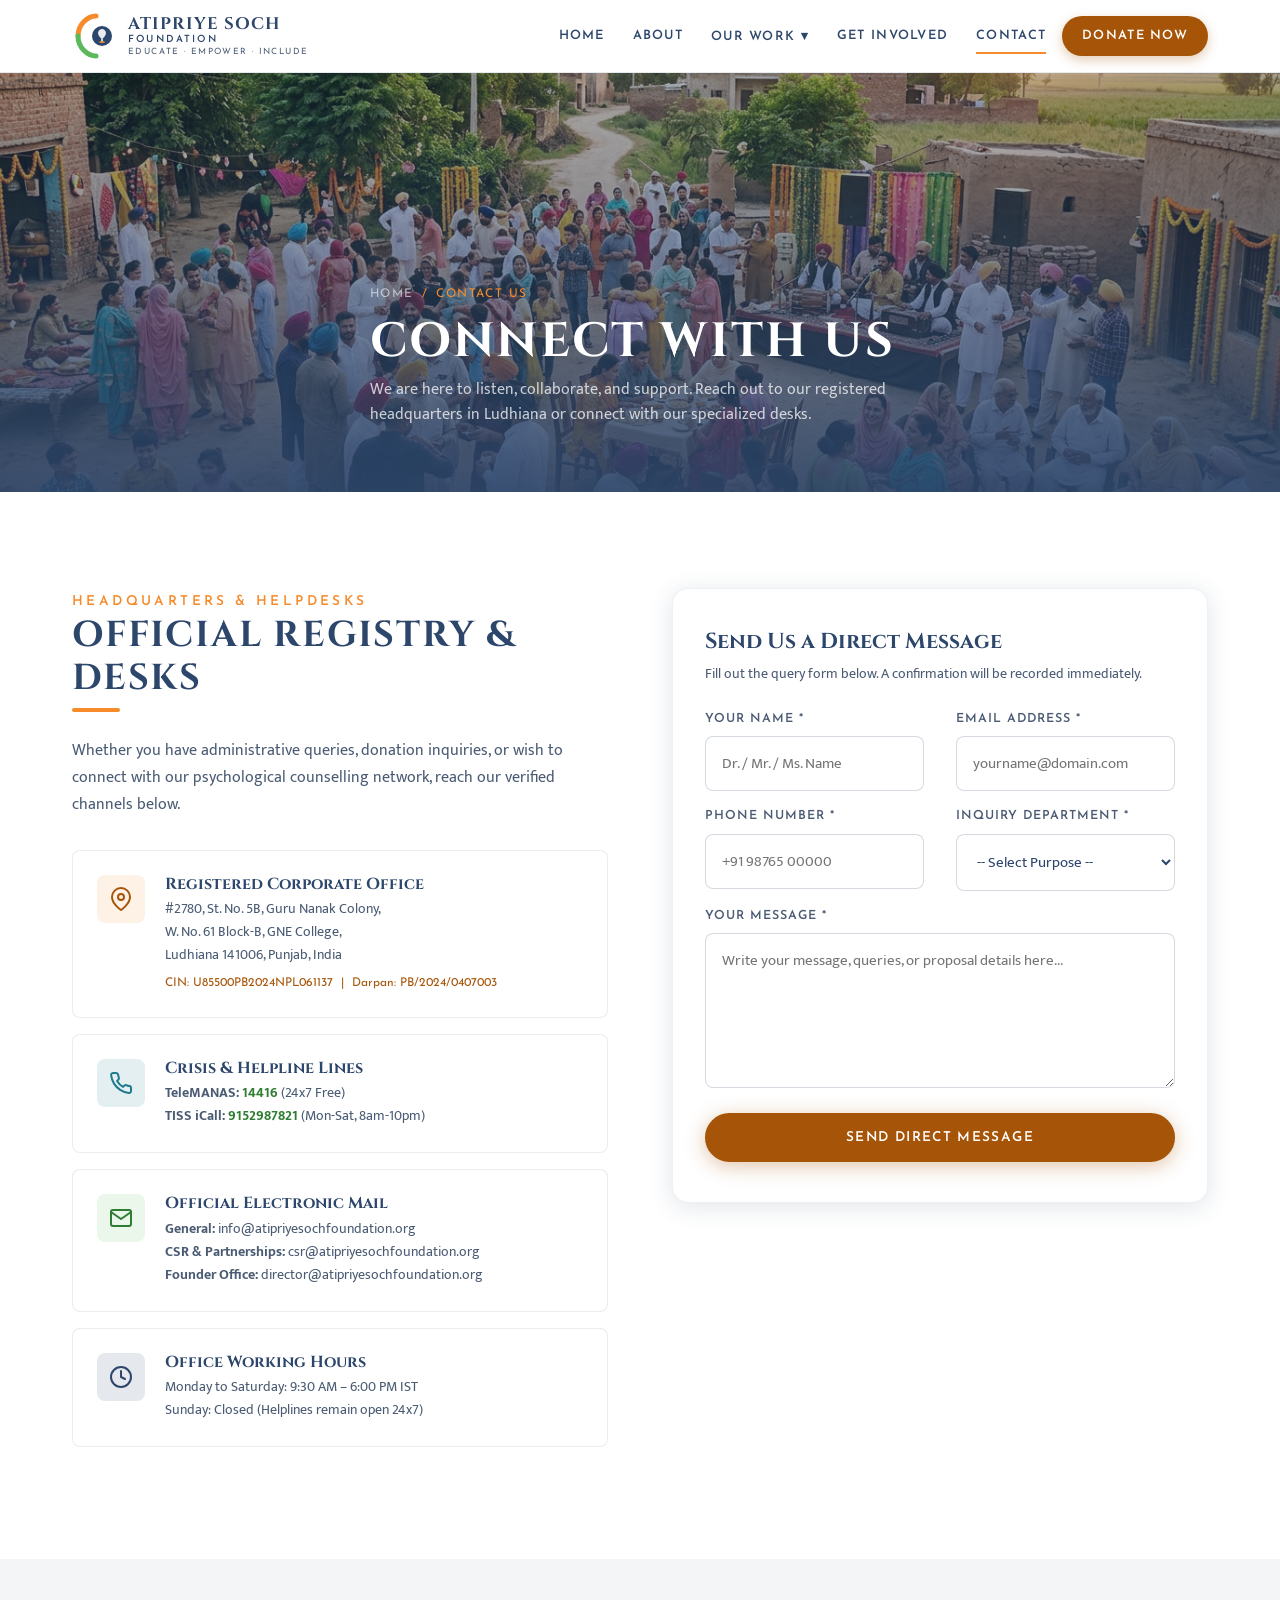
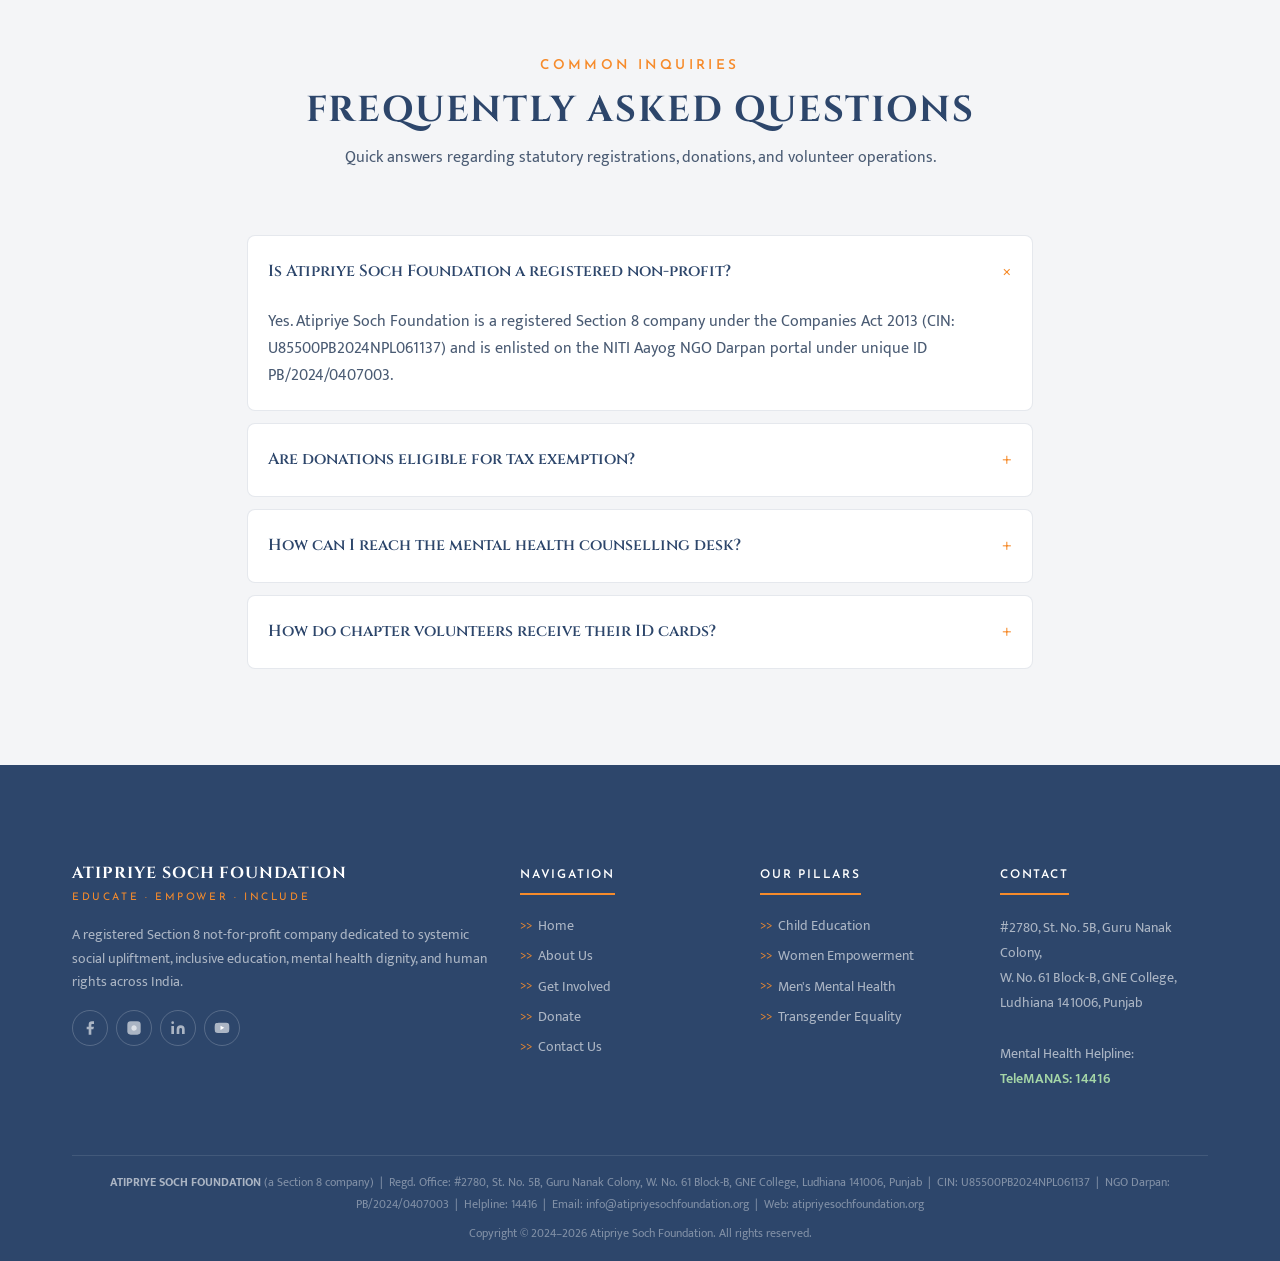
<file: contact.html>
<!DOCTYPE html>
<html lang="en">
<head>
  <meta charset="UTF-8">
  <meta name="viewport" content="width=device-width, initial-scale=1.0">
  <title>Contact Us | Atipriye Soch Foundation</title>
  <meta name="description" content="Get in touch with Atipriye Soch Foundation in Ludhiana, Punjab. Reach our administrative desk, helpline support, volunteer chapters, or CSR team.">
  <meta name="keywords" content="Contact Atipriye Soch Foundation, Ludhiana NGO address, TeleMANAS helpline, Section 8 NGO contact Ludhiana">
  <link rel="canonical" href="https://atipriyesochfoundation.org/contact.html">
  <link rel="stylesheet" href="style.css">
</head>
<body>

  <!-- NAVBAR -->
  <nav class="navbar" id="navbar" aria-label="Main Navigation">
    <div class="navbar__inner">
      <a href="index.html" class="navbar__logo" aria-label="Atipriye Soch Foundation Home">
        <div class="navbar__logo-icon">
          <svg viewBox="0 0 48 48" fill="none" xmlns="http://www.w3.org/2000/svg" class="logo-svg" aria-hidden="true">
            <path d="M6 24 C6 12 16 4 24 4" stroke="#F68B2B" stroke-width="5" stroke-linecap="round" fill="none"/>
            <path d="M6 24 C6 36 16 44 24 44" stroke="#5AB95A" stroke-width="5" stroke-linecap="round" fill="none"/>
            <circle cx="30" cy="24" r="10" fill="#2D466B"/>
            <path d="M26 21 C26 19 28 17 30 17 C32 17 34 19 34 21 C34 24 30 27 30 27 C30 27 26 24 26 21Z" fill="white" opacity="0.9"/>
            <line x1="30" y1="27" x2="30" y2="30" stroke="white" stroke-width="1.5" stroke-linecap="round"/>
            <path d="M28 30 L32 30" stroke="#F68B2B" stroke-width="1.5" stroke-linecap="round"/>
          </svg>
        </div>
        <div class="navbar__logo-text">
          <div class="navbar__logo-name">Atipriye Soch</div>
          <div class="navbar__logo-descriptor">Foundation</div>
          <div class="navbar__logo-tagline">Educate · Empower · Include</div>
        </div>
      </a>
      <div class="navbar__nav" role="list">
        <a href="index.html" role="listitem">Home</a>
        <a href="about.html" role="listitem">About</a>
        <div class="navbar__dropdown" role="listitem">
          <a href="#pillars" aria-haspopup="true" aria-expanded="false">Our Work ▾</a>
          <div class="navbar__dropdown-menu" role="menu">
            <a href="pillar-education.html" role="menuitem"><span class="pillar-dot" style="background:#F68B2B"></span>Child Education</a>
            <a href="pillar-women.html" role="menuitem"><span class="pillar-dot" style="background:#5AB95A"></span>Women Empowerment</a>
            <a href="pillar-mental-health.html" role="menuitem"><span class="pillar-dot" style="background:#1F7A8C"></span>Men's Mental Health</a>
            <a href="pillar-transgender.html" role="menuitem"><span class="pillar-dot" style="background:#7B4FA0"></span>Transgender Equality</a>
          </div>
        </div>
        <a href="get-involved.html" role="listitem">Get Involved</a>
        <a href="contact.html" class="active" role="listitem">Contact</a>
        <a href="donate.html" class="navbar__cta" role="listitem">Donate Now</a>
      </div>
      <button class="navbar__hamburger" id="hamburger-btn" aria-label="Open menu" aria-expanded="false">
        <span></span><span></span><span></span>
      </button>
    </div>
  </nav>

  <!-- MOBILE MENU -->
  <div class="mobile-overlay" id="mobile-overlay"></div>
  <div class="mobile-menu" id="mobile-menu" aria-label="Mobile Navigation">
    <button class="mobile-menu__close" id="mobile-close-btn" aria-label="Close menu">✕</button>
    <nav class="mobile-menu__nav">
      <a href="index.html">Home</a>
      <a href="about.html">About Us</a>
      <a href="pillar-education.html">Child Education</a>
      <a href="pillar-women.html">Women Empowerment</a>
      <a href="pillar-mental-health.html">Men's Mental Health</a>
      <a href="pillar-transgender.html">Transgender Equality</a>
      <a href="get-involved.html">Get Involved</a>
      <a href="contact.html" style="color:var(--deep-saffron);font-weight:700">Contact</a>
      <a href="donate.html" style="color:var(--deep-saffron);font-weight:700">Donate Now</a>
    </nav>
  </div>

  <!-- PAGE HERO -->
  <header class="page-hero">
    <div class="page-hero__bg" style="background-image:url('images/about_banner.jpg')"></div>
    <div class="page-hero__overlay"></div>
    <div class="container page-hero__content">
      <nav class="page-hero__breadcrumb" aria-label="Breadcrumb">
        <a href="index.html">Home</a> <span>/</span> <span>Contact Us</span>
      </nav>
      <h1 class="page-hero__title">Connect With Us</h1>
      <p class="page-hero__subtitle">
        We are here to listen, collaborate, and support. Reach out to our registered headquarters in Ludhiana or connect with our specialized desks.
      </p>
    </div>
  </header>

  <!-- CONTACT DIRECTORY & FORM SECTION -->
  <section class="section">
    <div class="container">
      <div class="grid-2" style="gap:var(--space-lg);align-items:flex-start">
        
        <!-- CONTACT INFORMATION CARDS -->
        <div>
          <span class="tagline-text">Headquarters & Helpdesks</span>
          <h2 class="section-title">Official Registry & Desks</h2>
          <span class="accent-line"></span>
          <p style="color:var(--slate);line-height:1.7;margin-bottom:2rem">
            Whether you have administrative queries, donation inquiries, or wish to connect with our psychological counselling network, reach our verified channels below.
          </p>

          <div class="contact-info-card">
            <div class="contact-info-icon">
              <svg viewBox="0 0 24 24"><path d="M21 10c0 7-9 13-9 13s-9-6-9-13a9 9 0 0 1 18 0z"/><circle cx="12" cy="10" r="3"/></svg>
            </div>
            <div>
              <h3 style="font-size:1rem;color:var(--navy);margin-bottom:.25rem">Registered Corporate Office</h3>
              <p style="font-size:.9rem;color:var(--slate);line-height:1.6">
                #2780, St. No. 5B, Guru Nanak Colony,<br>
                W. No. 61 Block-B, GNE College,<br>
                Ludhiana 141006, Punjab, India
              </p>
              <div style="font-size:.75rem;color:var(--deep-saffron);font-family:var(--font-ui);margin-top:.4rem">
                CIN: U85500PB2024NPL061137 &nbsp;|&nbsp; Darpan: PB/2024/0407003
              </div>
            </div>
          </div>

          <div class="contact-info-card">
            <div class="contact-info-icon" style="background:rgba(31,122,140,0.12)">
              <svg viewBox="0 0 24 24" style="stroke:var(--mens-mh)"><path d="M22 16.92v3a2 2 0 0 1-2.18 2 19.79 19.79 0 0 1-8.63-3.07 19.5 19.5 0 0 1-6-6 19.79 19.79 0 0 1-3.07-8.67A2 2 0 0 1 4.11 2h3a2 2 0 0 1 2 1.72 12.84 12.84 0 0 0 .7 2.81 2 2 0 0 1-.45 2.11L8.09 9.91a16 16 0 0 0 6 6l1.27-1.27a2 2 0 0 1 2.11-.45 12.84 12.84 0 0 0 2.81.7A2 2 0 0 1 22 16.92z"/></svg>
            </div>
            <div>
              <h3 style="font-size:1rem;color:var(--navy);margin-bottom:.25rem">Crisis & Helpline Lines</h3>
              <p style="font-size:.9rem;color:var(--slate);line-height:1.6">
                <strong>TeleMANAS:</strong> <a href="tel:14416" style="color:var(--deep-green);font-weight:700">14416</a> (24x7 Free)<br>
                <strong>TISS iCall:</strong> <a href="tel:9152987821" style="color:var(--deep-green);font-weight:700">9152987821</a> (Mon-Sat, 8am-10pm)
              </p>
            </div>
          </div>

          <div class="contact-info-card">
            <div class="contact-info-icon" style="background:rgba(90,185,90,0.12)">
              <svg viewBox="0 0 24 24" style="stroke:var(--deep-green)"><path d="M4 4h16c1.1 0 2 .9 2 2v12c0 1.1-.9 2-2 2H4c-1.1 0-2-.9-2-2V6c0-1.1.9-2 2-2z"/><polyline points="22,6 12,13 2,6"/></svg>
            </div>
            <div>
              <h3 style="font-size:1rem;color:var(--navy);margin-bottom:.25rem">Official Electronic Mail</h3>
              <p style="font-size:.9rem;color:var(--slate);line-height:1.6">
                <strong>General:</strong> info@atipriyesochfoundation.org<br>
                <strong>CSR & Partnerships:</strong> csr@atipriyesochfoundation.org<br>
                <strong>Founder Office:</strong> director@atipriyesochfoundation.org
              </p>
            </div>
          </div>

          <div class="contact-info-card">
            <div class="contact-info-icon" style="background:rgba(45,70,107,0.12)">
              <svg viewBox="0 0 24 24" style="stroke:var(--navy)"><circle cx="12" cy="12" r="10"/><polyline points="12 6 12 12 16 14"/></svg>
            </div>
            <div>
              <h3 style="font-size:1rem;color:var(--navy);margin-bottom:.25rem">Office Working Hours</h3>
              <p style="font-size:.9rem;color:var(--slate);line-height:1.6">
                Monday to Saturday: 9:30 AM – 6:00 PM IST<br>
                Sunday: Closed (Helplines remain open 24x7)
              </p>
            </div>
          </div>
        </div>

        <!-- WORKING INTERACTIVE CONTACT FORM -->
        <div>
          <div class="content-box" style="padding:2.5rem 2rem;box-shadow:var(--shadow-md)">
            <h3 style="color:var(--navy);font-size:1.35rem;margin-bottom:.5rem">Send Us a Direct Message</h3>
            <p style="color:var(--slate);font-size:.9rem;margin-bottom:1.5rem">
              Fill out the query form below. A confirmation will be recorded immediately.
            </p>

            <div id="contact-success-banner" style="display:none;" class="alert-box alert-box--success">
              <svg viewBox="0 0 24 24" width="24" height="24" fill="none" stroke="currentColor" stroke-width="2"><polyline points="20 6 9 17 4 12"/></svg>
              <div>
                <strong>Message Dispatched Successfully!</strong> Thank you for writing to Atipriye Soch Foundation. Your enquiry ID is <code id="inquiry-id">ASF-MSG-9812</code>. Our administrative officer will respond within 24–48 hours.
              </div>
            </div>

            <form id="contact-form" onsubmit="handleContactSubmit(event)">
              <div class="grid-2">
                <div class="form-group">
                  <label for="contact_name">Your Name *</label>
                  <input type="text" id="contact_name" required placeholder="Dr. / Mr. / Ms. Name">
                </div>

                <div class="form-group">
                  <label for="contact_email">Email Address *</label>
                  <input type="email" id="contact_email" required placeholder="yourname@domain.com">
                </div>
              </div>

              <div class="grid-2">
                <div class="form-group">
                  <label for="contact_phone">Phone Number *</label>
                  <input type="tel" id="contact_phone" required placeholder="+91 98765 00000">
                </div>

                <div class="form-group">
                  <label for="contact_subject">Inquiry Department *</label>
                  <select id="contact_subject" required>
                    <option value="">-- Select Purpose --</option>
                    <option value="General Inquiry">General Information</option>
                    <option value="CSR Partnership">CSR Grant / Corporate Partnership</option>
                    <option value="Donation Support">Donation & 80G Receipt Query</option>
                    <option value="Volunteer Support">Volunteer Chapter Enrollment</option>
                    <option value="Mental Health Support">Mental Health Support & Referral</option>
                    <option value="Transgender Support">Garima Greh / Transgender Rights Desk</option>
                  </select>
                </div>
              </div>

              <div class="form-group">
                <label for="contact_message">Your Message *</label>
                <textarea id="contact_message" rows="5" required placeholder="Write your message, queries, or proposal details here..."></textarea>
              </div>

              <button type="submit" class="btn btn--primary" id="contact-submit-btn" style="width:100%;justify-content:center;padding:1rem">
                Send Direct Message
              </button>
            </form>
          </div>
        </div>

      </div>
    </div>
  </section>

  <!-- FREQUENTLY ASKED QUESTIONS ACCORDION -->
  <section class="section section--mist">
    <div class="container" style="max-width:850px">
      <div class="section-header">
        <span class="tagline-text">Common Inquiries</span>
        <h2 class="section-title">Frequently Asked Questions</h2>
        <p>Quick answers regarding statutory registrations, donations, and volunteer operations.</p>
      </div>

      <div class="accordion" id="faq-accordion">
        <div class="accordion-item open">
          <div class="accordion-header" onclick="this.parentElement.classList.toggle('open')">
            <span>Is Atipriye Soch Foundation a registered non-profit?</span>
            <span class="accordion-icon">+</span>
          </div>
          <div class="accordion-content">
            Yes. Atipriye Soch Foundation is a registered Section 8 company under the Companies Act 2013 (CIN: U85500PB2024NPL061137) and is enlisted on the NITI Aayog NGO Darpan portal under unique ID PB/2024/0407003.
          </div>
        </div>

        <div class="accordion-item">
          <div class="accordion-header" onclick="this.parentElement.classList.toggle('open')">
            <span>Are donations eligible for tax exemption?</span>
            <span class="accordion-icon">+</span>
          </div>
          <div class="accordion-content">
            Yes, donations to our registered charitable objects qualify for statutory tax benefits under Section 80G of the Indian Income Tax Act. Donors receive an official e-receipt and 10BE form upon reconciliation.
          </div>
        </div>

        <div class="accordion-item">
          <div class="accordion-header" onclick="this.parentElement.classList.toggle('open')">
            <span>How can I reach the mental health counselling desk?</span>
            <span class="accordion-icon">+</span>
          </div>
          <div class="accordion-content">
            For immediate crisis assistance, you can call the nationwide 24x7 toll-free helpline TeleMANAS at 14416. For local peer support circle schedules in Ludhiana and Punjab, select 'Mental Health Support' in the contact form or email our counselling desk.
          </div>
        </div>

        <div class="accordion-item">
          <div class="accordion-header" onclick="this.parentElement.classList.toggle('open')">
            <span>How do chapter volunteers receive their ID cards?</span>
            <span class="accordion-icon">+</span>
          </div>
          <div class="accordion-content">
            After registering on our Get Involved portal and completing our volunteer induction workshop and basic background verification, volunteers are issued an official, barcoded ID badge from our Ludhiana central registry.
          </div>
        </div>
      </div>
    </div>
  </section>

  <!-- FOOTER -->
  <footer class="footer">
    <div class="container">
      <div class="footer__grid">
        <div class="footer__brand">
          <div class="footer__brand-name">Atipriye Soch Foundation</div>
          <div class="footer__brand-tagline">Educate · Empower · Include</div>
          <p>A registered Section 8 not-for-profit company dedicated to systemic social upliftment, inclusive education, mental health dignity, and human rights across India.</p>
          <div class="footer__social" aria-label="Social media links">
            <a href="#" aria-label="Facebook"><svg viewBox="0 0 24 24"><path d="M18 2h-3a5 5 0 00-5 5v3H7v4h3v8h4v-8h3l1-4h-4V7a1 1 0 011-1h3z"/></svg></a>
            <a href="#" aria-label="Instagram"><svg viewBox="0 0 24 24"><rect x="2" y="2" width="20" height="20" rx="5" ry="5"/><path d="M16 11.37A4 4 0 1112.63 8 4 4 0 0116 11.37z"/><line x1="17.5" y1="6.5" x2="17.51" y2="6.5"/></svg></a>
            <a href="#" aria-label="LinkedIn"><svg viewBox="0 0 24 24"><path d="M16 8a6 6 0 016 6v7h-4v-7a2 2 0 00-2-2 2 2 0 00-2 2v7h-4v-7a6 6 0 016-6zM2 9h4v12H2z"/><circle cx="4" cy="4" r="2"/></svg></a>
            <a href="#" aria-label="YouTube"><svg viewBox="0 0 24 24"><path d="M22.54 6.42a2.78 2.78 0 00-1.94-2C18.88 4 12 4 12 4s-6.88 0-8.6.46a2.78 2.78 0 00-1.94 2A29 29 0 001 11.75a29 29 0 00.46 5.33A2.78 2.78 0 003.4 19.1c1.72.46 8.6.46 8.6.46s6.88 0 8.6-.46a2.78 2.78 0 001.94-2 29 29 0 00.46-5.25 29 29 0 00-.46-5.43z"/><polygon points="9.75 15.02 15.5 11.75 9.75 8.48 9.75 15.02" fill="white"/></svg></a>
          </div>
        </div>
        <div>
          <div class="footer__col-title">Navigation</div>
          <div class="footer__links">
            <a href="index.html">Home</a>
            <a href="about.html">About Us</a>
            <a href="get-involved.html">Get Involved</a>
            <a href="donate.html">Donate</a>
            <a href="contact.html">Contact Us</a>
          </div>
        </div>
        <div>
          <div class="footer__col-title">Our Pillars</div>
          <div class="footer__links">
            <a href="pillar-education.html">Child Education</a>
            <a href="pillar-women.html">Women Empowerment</a>
            <a href="pillar-mental-health.html">Men's Mental Health</a>
            <a href="pillar-transgender.html">Transgender Equality</a>
          </div>
        </div>
        <div>
          <div class="footer__col-title">Contact</div>
          <div style="font-family:var(--font-body);font-size:.875rem;color:rgba(255,255,255,.6);line-height:1.8">
            <p>#2780, St. No. 5B, Guru Nanak Colony,<br>W. No. 61 Block-B, GNE College,<br>Ludhiana 141006, Punjab</p>
            <br>
            <p>Mental Health Helpline:<br><a href="tel:14416" style="color:#a5d6a7;font-weight:600">TeleMANAS: 14416</a></p>
          </div>
        </div>
      </div>
      <div class="footer__legal">
        <p>
          <strong>ATIPRIYE SOCH FOUNDATION</strong> (a Section 8 company) &nbsp;|&nbsp;
          Regd. Office: #2780, St. No. 5B, Guru Nanak Colony, W. No. 61 Block-B, GNE College, Ludhiana 141006, Punjab &nbsp;|&nbsp;
          CIN: U85500PB2024NPL061137 &nbsp;|&nbsp; NGO Darpan: PB/2024/0407003 &nbsp;|&nbsp;
          Helpline: 14416 &nbsp;|&nbsp; Email: info@atipriyesochfoundation.org &nbsp;|&nbsp; Web: atipriyesochfoundation.org
        </p>
        <p style="margin-top:.5rem">Copyright &copy; 2024–2026 Atipriye Soch Foundation. All rights reserved.</p>
      </div>
    </div>
  </footer>

  <script>
    // Navbar scroll
    window.addEventListener('scroll', () => {
      document.getElementById('navbar').classList.toggle('scrolled', window.scrollY > 40);
    });

    // Mobile menu
    const hamburger = document.getElementById('hamburger-btn');
    const mobileMenu = document.getElementById('mobile-menu');
    const overlay = document.getElementById('mobile-overlay');
    const closeBtn = document.getElementById('mobile-close-btn');

    function openMenu() {
      mobileMenu.classList.add('open');
      overlay.classList.add('open');
      hamburger.setAttribute('aria-expanded', 'true');
      document.body.style.overflow = 'hidden';
    }
    function closeMenu() {
      mobileMenu.classList.remove('open');
      overlay.classList.remove('open');
      hamburger.setAttribute('aria-expanded', 'false');
      document.body.style.overflow = '';
    }

    hamburger.addEventListener('click', openMenu);
    closeBtn.addEventListener('click', closeMenu);
    overlay.addEventListener('click', closeMenu);

    // Working form handling
    function handleContactSubmit(e) {
      e.preventDefault();
      const btn = document.getElementById('contact-submit-btn');
      btn.textContent = 'Transmitting Message...';
      btn.disabled = true;

      setTimeout(() => {
        const randId = 'ASF-MSG-' + Math.floor(1000 + Math.random() * 9000);
        document.getElementById('inquiry-id').textContent = randId;
        document.getElementById('contact-form').reset();
        document.getElementById('contact-success-banner').style.display = 'flex';
        document.getElementById('contact-success-banner').scrollIntoView({ behavior: 'smooth' });
        btn.disabled = false;
        btn.textContent = 'Send Another Message';
      }, 900);
    }
  </script>
</body>
</html>
</file>
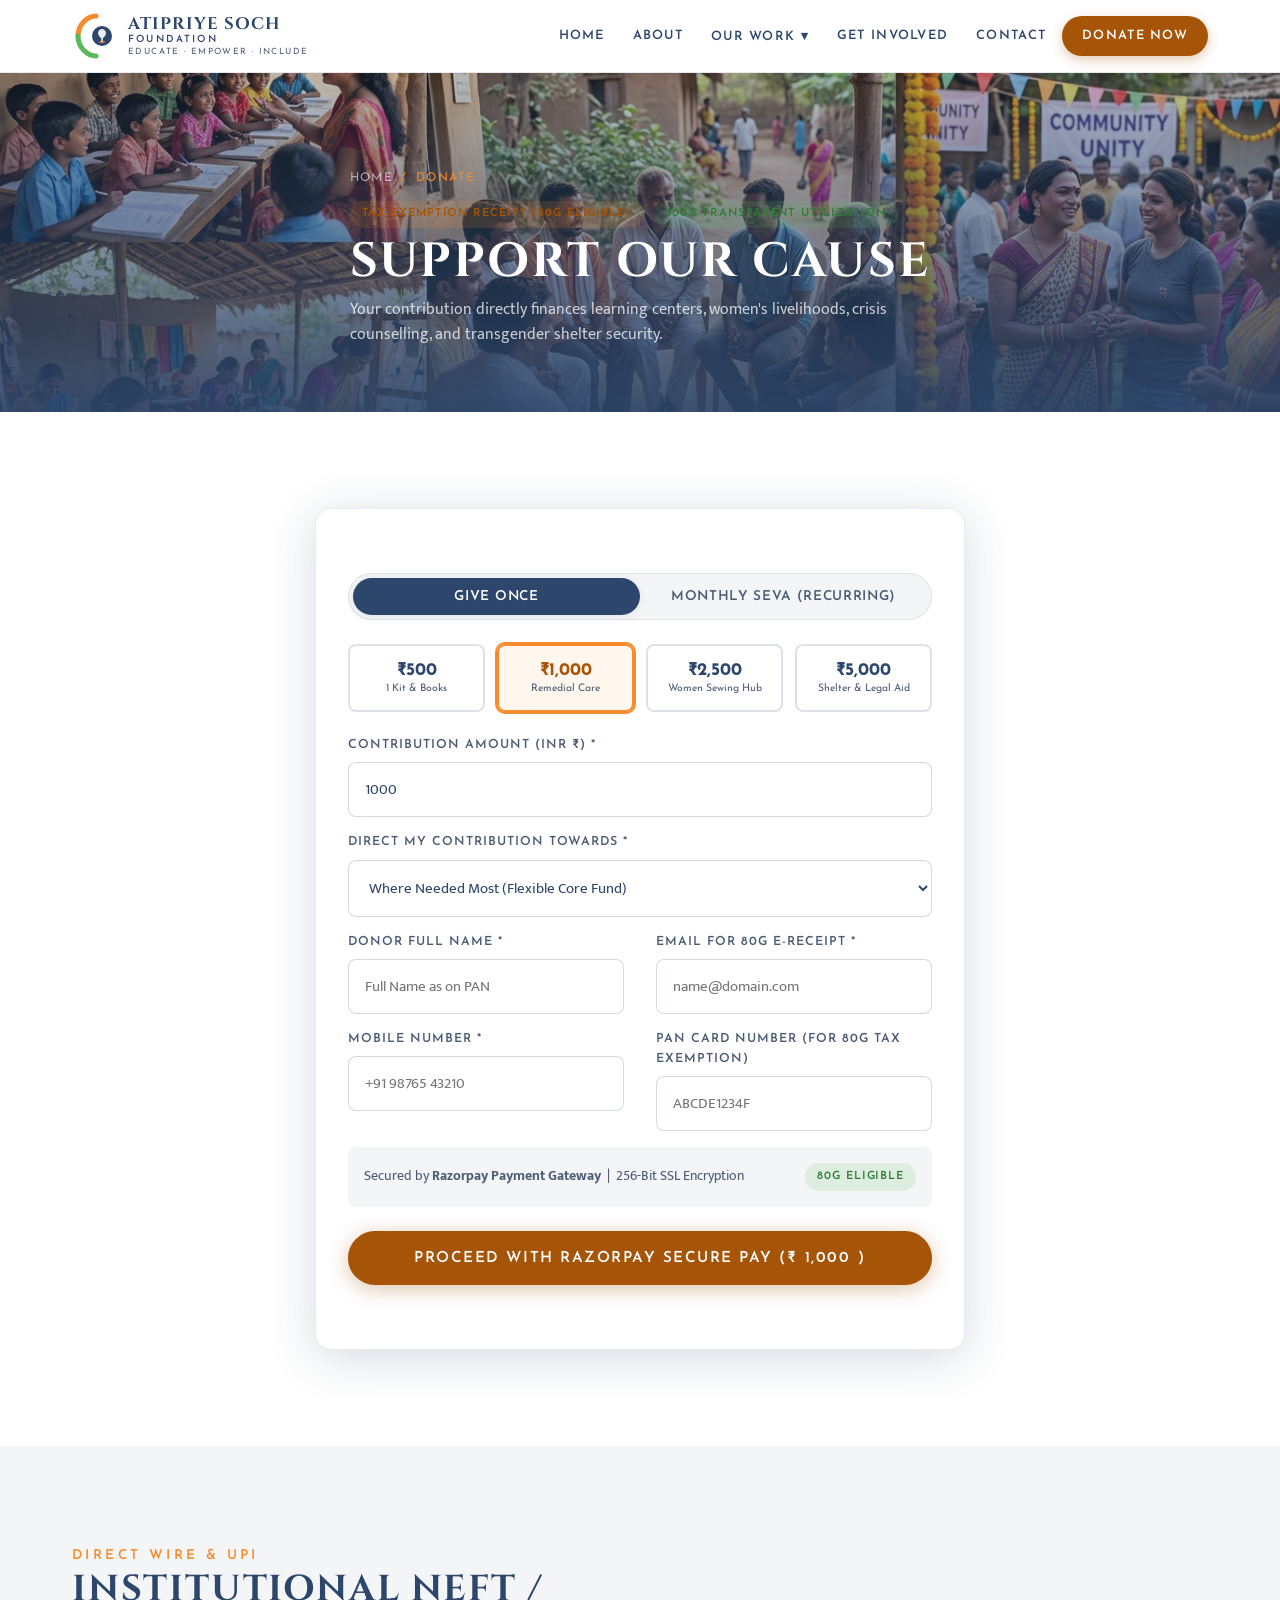
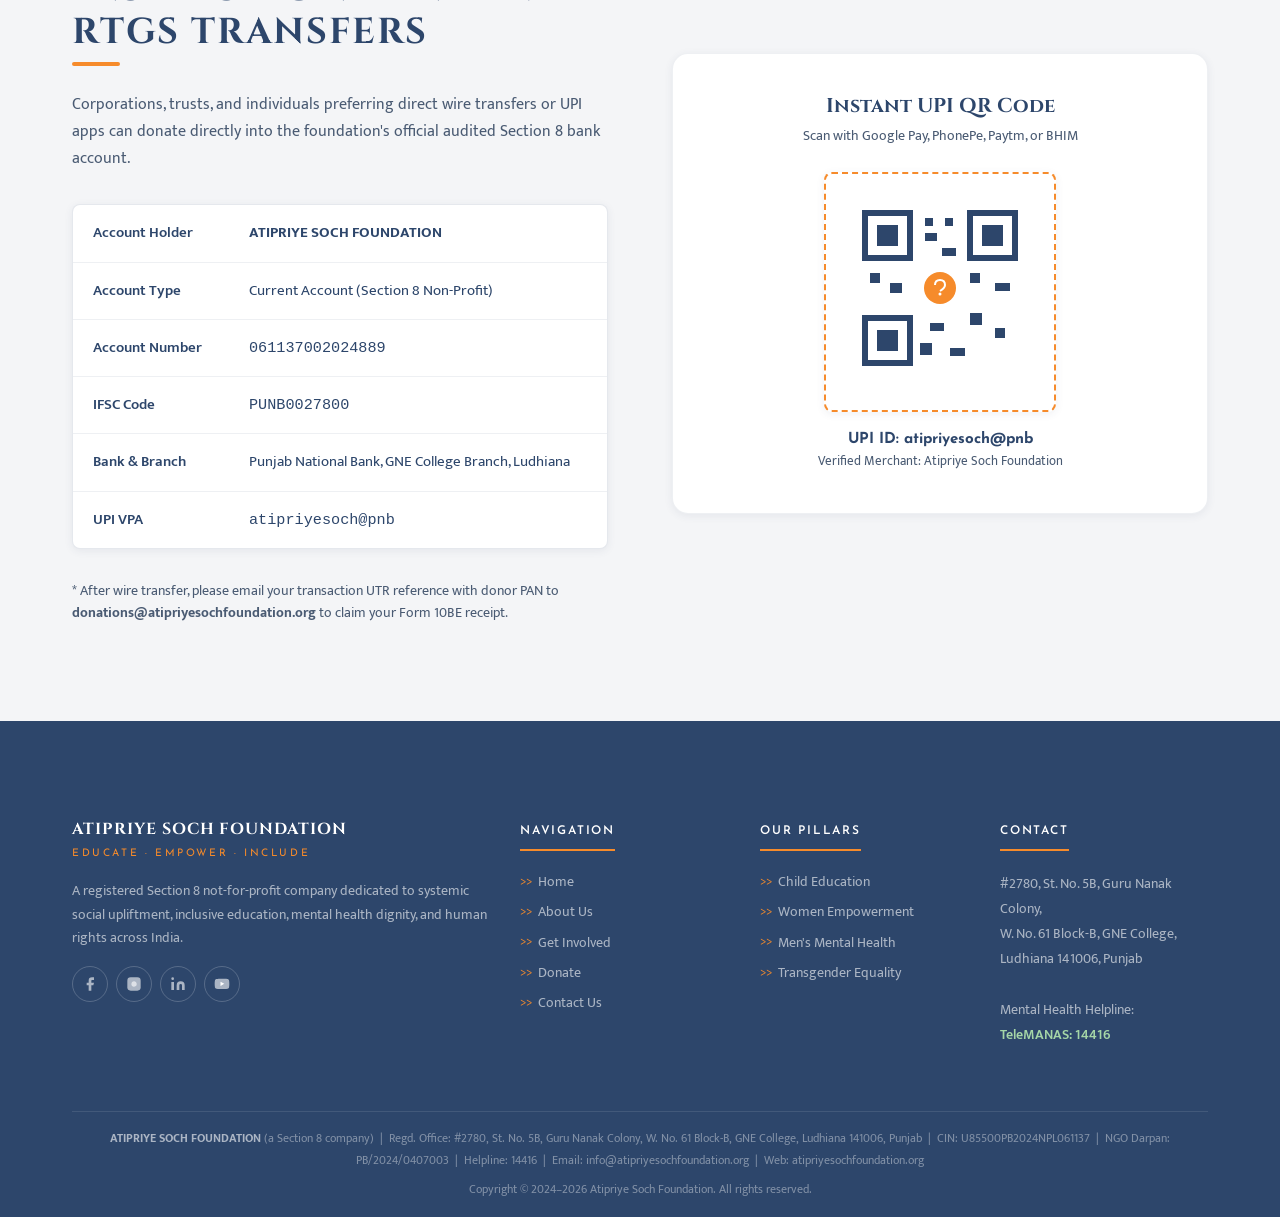
<file: donate.html>
<!DOCTYPE html>
<html lang="en">
<head>
  <meta charset="UTF-8">
  <meta name="viewport" content="width=device-width, initial-scale=1.0">
  <title>Donate & Support | Atipriye Soch Foundation</title>
  <meta name="description" content="Support Atipriye Soch Foundation with 80G tax-exempt donations. Fund child education, women empowerment, men's mental health, and transgender equality across India.">
  <meta name="keywords" content="Donate NGO Ludhiana, 80G tax exemption donation Punjab, Razorpay donation, sponsor child education, support mental health India">
  <link rel="canonical" href="https://atipriyesochfoundation.org/donate.html">
  <link rel="stylesheet" href="style.css">
</head>
<body>

  <!-- NAVBAR -->
  <nav class="navbar" id="navbar" aria-label="Main Navigation">
    <div class="navbar__inner">
      <a href="index.html" class="navbar__logo" aria-label="Atipriye Soch Foundation Home">
        <div class="navbar__logo-icon">
          <svg viewBox="0 0 48 48" fill="none" xmlns="http://www.w3.org/2000/svg" class="logo-svg" aria-hidden="true">
            <path d="M6 24 C6 12 16 4 24 4" stroke="#F68B2B" stroke-width="5" stroke-linecap="round" fill="none"/>
            <path d="M6 24 C6 36 16 44 24 44" stroke="#5AB95A" stroke-width="5" stroke-linecap="round" fill="none"/>
            <circle cx="30" cy="24" r="10" fill="#2D466B"/>
            <path d="M26 21 C26 19 28 17 30 17 C32 17 34 19 34 21 C34 24 30 27 30 27 C30 27 26 24 26 21Z" fill="white" opacity="0.9"/>
            <line x1="30" y1="27" x2="30" y2="30" stroke="white" stroke-width="1.5" stroke-linecap="round"/>
            <path d="M28 30 L32 30" stroke="#F68B2B" stroke-width="1.5" stroke-linecap="round"/>
          </svg>
        </div>
        <div class="navbar__logo-text">
          <div class="navbar__logo-name">Atipriye Soch</div>
          <div class="navbar__logo-descriptor">Foundation</div>
          <div class="navbar__logo-tagline">Educate · Empower · Include</div>
        </div>
      </a>
      <div class="navbar__nav" role="list">
        <a href="index.html" role="listitem">Home</a>
        <a href="about.html" role="listitem">About</a>
        <div class="navbar__dropdown" role="listitem">
          <a href="#pillars" aria-haspopup="true" aria-expanded="false">Our Work ▾</a>
          <div class="navbar__dropdown-menu" role="menu">
            <a href="pillar-education.html" role="menuitem"><span class="pillar-dot" style="background:#F68B2B"></span>Child Education</a>
            <a href="pillar-women.html" role="menuitem"><span class="pillar-dot" style="background:#5AB95A"></span>Women Empowerment</a>
            <a href="pillar-mental-health.html" role="menuitem"><span class="pillar-dot" style="background:#1F7A8C"></span>Men's Mental Health</a>
            <a href="pillar-transgender.html" role="menuitem"><span class="pillar-dot" style="background:#7B4FA0"></span>Transgender Equality</a>
          </div>
        </div>
        <a href="get-involved.html" role="listitem">Get Involved</a>
        <a href="contact.html" role="listitem">Contact</a>
        <a href="donate.html" class="navbar__cta" style="background:var(--deep-saffron)" role="listitem">Donate Now</a>
      </div>
      <button class="navbar__hamburger" id="hamburger-btn" aria-label="Open menu" aria-expanded="false">
        <span></span><span></span><span></span>
      </button>
    </div>
  </nav>

  <!-- MOBILE MENU -->
  <div class="mobile-overlay" id="mobile-overlay"></div>
  <div class="mobile-menu" id="mobile-menu" aria-label="Mobile Navigation">
    <button class="mobile-menu__close" id="mobile-close-btn" aria-label="Close menu">✕</button>
    <nav class="mobile-menu__nav">
      <a href="index.html">Home</a>
      <a href="about.html">About Us</a>
      <a href="pillar-education.html">Child Education</a>
      <a href="pillar-women.html">Women Empowerment</a>
      <a href="pillar-mental-health.html">Men's Mental Health</a>
      <a href="pillar-transgender.html">Transgender Equality</a>
      <a href="get-involved.html">Get Involved</a>
      <a href="contact.html">Contact</a>
      <a href="donate.html" style="color:var(--deep-saffron);font-weight:700">Donate Now</a>
    </nav>
  </div>

  <!-- PAGE HERO -->
  <header class="page-hero" style="height:340px">
    <div class="page-hero__bg" style="background-image:url('images/hero_banner.jpg')"></div>
    <div class="page-hero__overlay"></div>
    <div class="container page-hero__content">
      <nav class="page-hero__breadcrumb" aria-label="Breadcrumb">
        <a href="index.html">Home</a> <span>/</span> <span>Donate</span>
      </nav>
      <div style="display:flex;gap:.75rem;align-items:center;margin-bottom:.5rem;flex-wrap:wrap">
        <span class="badge badge--saffron">Tax Exemption Receipt (80G Eligible)</span>
        <span class="badge badge--green">100% Transparent Utilization</span>
      </div>
      <h1 class="page-hero__title">Support Our Cause</h1>
      <p class="page-hero__subtitle">
        Your contribution directly finances learning centers, women's livelihoods, crisis counselling, and transgender shelter security.
      </p>
    </div>
  </header>

  <!-- DONATION PORTAL SECTION -->
  <section class="section">
    <div class="container">
      
      <!-- MAIN DONATION CARD -->
      <div class="donation-card">
        
        <!-- FREQUENCY TOGGLE -->
        <div class="freq-toggle" role="tablist">
          <button type="button" class="freq-btn active" id="freq-once" onclick="setFrequency('once')">Give Once</button>
          <button type="button" class="freq-btn" id="freq-monthly" onclick="setFrequency('monthly')">Monthly Seva (Recurring)</button>
        </div>

        <!-- TIER BUTTONS -->
        <div class="tier-grid">
          <button type="button" class="tier-btn" onclick="selectTier(500, this)">
            ₹500
            <span>1 Kit & Books</span>
          </button>
          <button type="button" class="tier-btn active" onclick="selectTier(1000, this)">
            ₹1,000
            <span>Remedial Care</span>
          </button>
          <button type="button" class="tier-btn" onclick="selectTier(2500, this)">
            ₹2,500
            <span>Women Sewing Hub</span>
          </button>
          <button type="button" class="tier-btn" onclick="selectTier(5000, this)">
            ₹5,000
            <span>Shelter & Legal Aid</span>
          </button>
        </div>

        <!-- DONATION FORM -->
        <form id="donation-form" onsubmit="initiateRazorpay(event)">
          <div class="form-group">
            <label for="custom_amount">Contribution Amount (INR ₹) *</label>
            <input type="number" id="custom_amount" value="1000" min="100" required oninput="handleAmountInput(this.value)">
          </div>

          <div class="form-group">
            <label for="pillar_choice">Direct My Contribution Towards *</label>
            <select id="pillar_choice" required>
              <option value="Where Needed Most">Where Needed Most (Flexible Core Fund)</option>
              <option value="Child Education">Child Education (Schools & Remedial Labs)</option>
              <option value="Women Empowerment">Women Empowerment (Livelihood & SHGs)</option>
              <option value="Men's Mental Health">Men's Mental Health (Helpline & Support Circles)</option>
              <option value="Transgender Equality">Transgender Equality (Garima Greh & Legal Aid)</option>
            </select>
          </div>

          <div class="grid-2">
            <div class="form-group">
              <label for="donor_name">Donor Full Name *</label>
              <input type="text" id="donor_name" required placeholder="Full Name as on PAN">
            </div>

            <div class="form-group">
              <label for="donor_email">Email for 80G e-Receipt *</label>
              <input type="email" id="donor_email" required placeholder="name@domain.com">
            </div>
          </div>

          <div class="grid-2">
            <div class="form-group">
              <label for="donor_phone">Mobile Number *</label>
              <input type="tel" id="donor_phone" required placeholder="+91 98765 43210">
            </div>

            <div class="form-group">
              <label for="donor_pan">PAN Card Number (For 80G Tax Exemption)</label>
              <input type="text" id="donor_pan" placeholder="ABCDE1234F" maxlength="10" style="text-transform:uppercase">
            </div>
          </div>

          <div style="background:var(--mist);padding:1rem;border-radius:var(--radius-md);margin-bottom:1.5rem;display:flex;align-items:center;justify-content:space-between;flex-wrap:wrap;gap:.75rem">
            <div style="font-size:.85rem;color:var(--slate)">
              Secured by <strong>Razorpay Payment Gateway</strong> &nbsp;|&nbsp; 256-Bit SSL Encryption
            </div>
            <div style="display:flex;gap:.5rem;align-items:center">
              <span class="badge badge--green">80G Eligible</span>
            </div>
          </div>

          <button type="submit" class="btn btn--primary" id="proceed-pay-btn" style="width:100%;justify-content:center;padding:1.1rem;font-size:.95rem">
            Proceed with Razorpay Secure Pay (₹<span id="btn-amount-display">1,000</span>)
          </button>
        </form>

      </div>
    </div>
  </section>

  <!-- DIRECT BANK TRANSFER & UPI SECTION -->
  <section class="section section--mist">
    <div class="container">
      <div class="grid-2" style="align-items:center;gap:var(--space-lg)">
        <div>
          <span class="tagline-text">Direct Wire & UPI</span>
          <h2 class="section-title">Institutional NEFT / RTGS Transfers</h2>
          <span class="accent-line"></span>
          <p style="color:var(--slate);line-height:1.7;margin-bottom:1.5rem">
            Corporations, trusts, and individuals preferring direct wire transfers or UPI apps can donate directly into the foundation's official audited Section 8 bank account.
          </p>

          <div class="table-wrapper">
            <table class="data-table" aria-label="Official Bank Account Details">
              <tbody>
                <tr>
                  <td class="highlight">Account Holder</td>
                  <td><strong>ATIPRIYE SOCH FOUNDATION</strong></td>
                </tr>
                <tr>
                  <td class="highlight">Account Type</td>
                  <td>Current Account (Section 8 Non-Profit)</td>
                </tr>
                <tr>
                  <td class="highlight">Account Number</td>
                  <td><code>061137002024889</code></td>
                </tr>
                <tr>
                  <td class="highlight">IFSC Code</td>
                  <td><code>PUNB0027800</code></td>
                </tr>
                <tr>
                  <td class="highlight">Bank & Branch</td>
                  <td>Punjab National Bank, GNE College Branch, Ludhiana</td>
                </tr>
                <tr>
                  <td class="highlight">UPI VPA</td>
                  <td><code>atipriyesoch@pnb</code></td>
                </tr>
              </tbody>
            </table>
          </div>
          <p style="font-size:.85rem;color:var(--slate)">
            * After wire transfer, please email your transaction UTR reference with donor PAN to <strong>donations@atipriyesochfoundation.org</strong> to claim your Form 10BE receipt.
          </p>
        </div>

        <div>
          <div class="content-box" style="text-align:center;padding:2.5rem;align-items:center">
            <h3 style="color:var(--navy);font-size:1.25rem;margin-bottom:.5rem">Instant UPI QR Code</h3>
            <p style="color:var(--slate);font-size:.85rem;margin-bottom:1.5rem">Scan with Google Pay, PhonePe, Paytm, or BHIM</p>
            
            <div style="background:var(--white);padding:1.5rem;border-radius:var(--radius-md);box-shadow:var(--shadow-sm);border:2px dashed var(--saffron);display:inline-block;margin-bottom:1rem">
              <!-- SVG QR CODE SIMULATION -->
              <svg width="180" height="180" viewBox="0 0 180 180" fill="none" xmlns="http://www.w3.org/2000/svg">
                <rect width="180" height="180" fill="white"/>
                <!-- Corner 1 -->
                <rect x="15" y="15" width="45" height="45" stroke="#2D466B" stroke-width="6" fill="none"/>
                <rect x="27" y="27" width="21" height="21" fill="#2D466B"/>
                <!-- Corner 2 -->
                <rect x="120" y="15" width="45" height="45" stroke="#2D466B" stroke-width="6" fill="none"/>
                <rect x="132" y="27" width="21" height="21" fill="#2D466B"/>
                <!-- Corner 3 -->
                <rect x="15" y="120" width="45" height="45" stroke="#2D466B" stroke-width="6" fill="none"/>
                <rect x="27" y="132" width="21" height="21" fill="#2D466B"/>
                <!-- Center bulb icon -->
                <circle cx="90" cy="90" r="16" fill="#F68B2B"/>
                <path d="M85 87 C85 84 87 82 90 82 C93 82 95 84 95 87 C95 90 90 93 90 93" stroke="white" stroke-width="2" fill="none"/>
                <circle cx="90" cy="96" r="1.5" fill="white"/>
                <!-- Random QR Grid Blocks -->
                <rect x="75" y="20" width="8" height="8" fill="#2D466B"/>
                <rect x="95" y="20" width="8" height="8" fill="#2D466B"/>
                <rect x="75" y="35" width="12" height="8" fill="#2D466B"/>
                <rect x="92" y="50" width="14" height="8" fill="#2D466B"/>
                <rect x="20" y="75" width="10" height="10" fill="#2D466B"/>
                <rect x="40" y="85" width="12" height="10" fill="#2D466B"/>
                <rect x="120" y="75" width="10" height="10" fill="#2D466B"/>
                <rect x="145" y="85" width="15" height="8" fill="#2D466B"/>
                <rect x="120" y="115" width="12" height="12" fill="#2D466B"/>
                <rect x="145" y="130" width="10" height="10" fill="#2D466B"/>
                <rect x="80" y="125" width="14" height="8" fill="#2D466B"/>
                <rect x="70" y="145" width="12" height="12" fill="#2D466B"/>
                <rect x="100" y="150" width="15" height="8" fill="#2D466B"/>
              </svg>
            </div>
            
            <div style="font-family:var(--font-ui);font-weight:700;color:var(--navy);font-size:.95rem">
              UPI ID: atipriyesoch@pnb
            </div>
            <div style="font-size:.8rem;color:var(--slate)">Verified Merchant: Atipriye Soch Foundation</div>
          </div>
        </div>
      </div>
    </div>
  </section>

  <!-- RAZORPAY PAYMENT SIMULATION MODAL -->
  <div class="modal-overlay" id="razorpay-modal">
    <div class="modal-dialog">
      <div class="modal-header">
        <div style="display:flex;align-items:center;gap:.6rem">
          <svg width="24" height="24" viewBox="0 0 24 24" fill="#0C2340"><rect width="24" height="24" rx="4" fill="#528FF0"/><path d="M12 6L7 18h4l1-3h4l1 3h4L16 6h-4zm1.5 6.5h-2l1-3.5 1 3.5z" fill="white"/></svg>
          <span style="font-weight:700;letter-spacing:.05em">Razorpay Checkout</span>
        </div>
        <button type="button" class="modal-close" onclick="closeRazorpayModal()">✕</button>
      </div>
      <div class="modal-body" id="modal-step-payment">
        <div style="display:flex;justify-content:space-between;align-items:center;margin-bottom:1.25rem;border-bottom:1px solid rgba(45,70,107,0.1);padding-bottom:.75rem">
          <div>
            <div style="font-size:.85rem;color:var(--slate)">Paying to</div>
            <div style="font-weight:700;color:var(--navy);font-size:1.05rem">Atipriye Soch Foundation</div>
          </div>
          <div style="text-align:right">
            <div style="font-size:.85rem;color:var(--slate)">Amount</div>
            <div style="font-weight:700;color:var(--deep-saffron);font-size:1.35rem">₹<span id="modal-pay-amount">1,000</span></div>
          </div>
        </div>

        <p style="font-size:.85rem;color:var(--slate);margin-bottom:1rem">Select Preferred Payment Mode:</p>
        
        <div style="display:flex;flex-direction:column;gap:.6rem;margin-bottom:1.5rem">
          <button type="button" class="btn btn--outline" style="justify-content:space-between;padding:.85rem 1.25rem;border-color:rgba(45,70,107,0.2)" onclick="completeSimulatedPayment('UPI')">
            <span>📱 UPI (GPay, PhonePe, Paytm, BHIM)</span>
            <span style="color:var(--deep-green);font-size:.75rem;font-weight:700">FASTEST</span>
          </button>
          <button type="button" class="btn btn--outline" style="justify-content:space-between;padding:.85rem 1.25rem;border-color:rgba(45,70,107,0.2)" onclick="completeSimulatedPayment('Card')">
            <span>💳 Credit / Debit Card (Visa, MasterCard, RuPay)</span>
            <span style="color:var(--slate);font-size:.75rem">INSTANT</span>
          </button>
          <button type="button" class="btn btn--outline" style="justify-content:space-between;padding:.85rem 1.25rem;border-color:rgba(45,70,107,0.2)" onclick="completeSimulatedPayment('NetBanking')">
            <span>🏦 Net Banking (All Indian Banks)</span>
            <span style="color:var(--slate);font-size:.75rem">SECURE</span>
          </button>
        </div>

        <div style="text-align:center;font-size:.75rem;color:var(--slate)">
          🔒 Secured by 256-bit encryption · Razorpay Trusted Non-Profit Gateway
        </div>
      </div>

      <!-- SUCCESS RECEIPT VIEW -->
      <div class="modal-body" id="modal-step-success" style="display:none;text-align:center">
        <div style="width:60px;height:60px;border-radius:50%;background:#e8f5e9;color:#2e7d32;display:flex;align-items:center;justify-content:center;margin:0 auto 1rem;font-size:2rem">
          ✓
        </div>
        <h3 style="color:var(--navy);font-size:1.35rem;margin-bottom:.5rem">Thank You For Your Seva!</h3>
        <p style="color:var(--slate);font-size:.9rem;line-height:1.6;margin-bottom:1.5rem">
          Your donation of <strong>₹<span id="receipt-amount">1,000</span></strong> has been successfully processed under Razorpay Transaction ID <code id="receipt-txn">rzp_live_89129841</code>.
        </p>

        <div style="background:var(--mist);border-radius:var(--radius-md);padding:1rem;text-align:left;font-size:.85rem;margin-bottom:1.5rem">
          <div><strong>Donor:</strong> <span id="receipt-donor">Bhoumic Garg</span></div>
          <div><strong>Receipt Type:</strong> Section 8 Official Tax Exemption Receipt (80G Eligible)</div>
          <div><strong>CIN:</strong> U85500PB2024NPL061137</div>
        </div>

        <button type="button" class="btn btn--primary" style="width:100%;justify-content:center;margin-bottom:.5rem" onclick="window.print()">
          🖨 Print 80G e-Receipt
        </button>
        <button type="button" class="btn btn--outline" style="width:100%;justify-content:center" onclick="closeRazorpayModal()">
          Close
        </button>
      </div>
    </div>
  </div>

  <!-- FOOTER -->
  <footer class="footer">
    <div class="container">
      <div class="footer__grid">
        <div class="footer__brand">
          <div class="footer__brand-name">Atipriye Soch Foundation</div>
          <div class="footer__brand-tagline">Educate · Empower · Include</div>
          <p>A registered Section 8 not-for-profit company dedicated to systemic social upliftment, inclusive education, mental health dignity, and human rights across India.</p>
          <div class="footer__social" aria-label="Social media links">
            <a href="#" aria-label="Facebook"><svg viewBox="0 0 24 24"><path d="M18 2h-3a5 5 0 00-5 5v3H7v4h3v8h4v-8h3l1-4h-4V7a1 1 0 011-1h3z"/></svg></a>
            <a href="#" aria-label="Instagram"><svg viewBox="0 0 24 24"><rect x="2" y="2" width="20" height="20" rx="5" ry="5"/><path d="M16 11.37A4 4 0 1112.63 8 4 4 0 0116 11.37z"/><line x1="17.5" y1="6.5" x2="17.51" y2="6.5"/></svg></a>
            <a href="#" aria-label="LinkedIn"><svg viewBox="0 0 24 24"><path d="M16 8a6 6 0 016 6v7h-4v-7a2 2 0 00-2-2 2 2 0 00-2 2v7h-4v-7a6 6 0 016-6zM2 9h4v12H2z"/><circle cx="4" cy="4" r="2"/></svg></a>
            <a href="#" aria-label="YouTube"><svg viewBox="0 0 24 24"><path d="M22.54 6.42a2.78 2.78 0 00-1.94-2C18.88 4 12 4 12 4s-6.88 0-8.6.46a2.78 2.78 0 00-1.94 2A29 29 0 001 11.75a29 29 0 00.46 5.33A2.78 2.78 0 003.4 19.1c1.72.46 8.6.46 8.6.46s6.88 0 8.6-.46a2.78 2.78 0 001.94-2 29 29 0 00.46-5.25 29 29 0 00-.46-5.43z"/><polygon points="9.75 15.02 15.5 11.75 9.75 8.48 9.75 15.02" fill="white"/></svg></a>
          </div>
        </div>
        <div>
          <div class="footer__col-title">Navigation</div>
          <div class="footer__links">
            <a href="index.html">Home</a>
            <a href="about.html">About Us</a>
            <a href="get-involved.html">Get Involved</a>
            <a href="donate.html">Donate</a>
            <a href="contact.html">Contact Us</a>
          </div>
        </div>
        <div>
          <div class="footer__col-title">Our Pillars</div>
          <div class="footer__links">
            <a href="pillar-education.html">Child Education</a>
            <a href="pillar-women.html">Women Empowerment</a>
            <a href="pillar-mental-health.html">Men's Mental Health</a>
            <a href="pillar-transgender.html">Transgender Equality</a>
          </div>
        </div>
        <div>
          <div class="footer__col-title">Contact</div>
          <div style="font-family:var(--font-body);font-size:.875rem;color:rgba(255,255,255,.6);line-height:1.8">
            <p>#2780, St. No. 5B, Guru Nanak Colony,<br>W. No. 61 Block-B, GNE College,<br>Ludhiana 141006, Punjab</p>
            <br>
            <p>Mental Health Helpline:<br><a href="tel:14416" style="color:#a5d6a7;font-weight:600">TeleMANAS: 14416</a></p>
          </div>
        </div>
      </div>
      <div class="footer__legal">
        <p>
          <strong>ATIPRIYE SOCH FOUNDATION</strong> (a Section 8 company) &nbsp;|&nbsp;
          Regd. Office: #2780, St. No. 5B, Guru Nanak Colony, W. No. 61 Block-B, GNE College, Ludhiana 141006, Punjab &nbsp;|&nbsp;
          CIN: U85500PB2024NPL061137 &nbsp;|&nbsp; NGO Darpan: PB/2024/0407003 &nbsp;|&nbsp;
          Helpline: 14416 &nbsp;|&nbsp; Email: info@atipriyesochfoundation.org &nbsp;|&nbsp; Web: atipriyesochfoundation.org
        </p>
        <p style="margin-top:.5rem">Copyright &copy; 2024–2026 Atipriye Soch Foundation. All rights reserved.</p>
      </div>
    </div>
  </footer>

  <script>
    // Navbar scroll
    window.addEventListener('scroll', () => {
      document.getElementById('navbar').classList.toggle('scrolled', window.scrollY > 40);
    });

    // Mobile menu
    const hamburger = document.getElementById('hamburger-btn');
    const mobileMenu = document.getElementById('mobile-menu');
    const overlay = document.getElementById('mobile-overlay');
    const closeBtn = document.getElementById('mobile-close-btn');

    function openMenu() {
      mobileMenu.classList.add('open');
      overlay.classList.add('open');
      hamburger.setAttribute('aria-expanded', 'true');
      document.body.style.overflow = 'hidden';
    }
    function closeMenu() {
      mobileMenu.classList.remove('open');
      overlay.classList.remove('open');
      hamburger.setAttribute('aria-expanded', 'false');
      document.body.style.overflow = '';
    }

    hamburger.addEventListener('click', openMenu);
    closeBtn.addEventListener('click', closeMenu);
    overlay.addEventListener('click', closeMenu);

    // Parse URL parameter for pre-selecting pillar
    window.addEventListener('DOMContentLoaded', () => {
      const urlParams = new URLSearchParams(window.location.search);
      const pillar = urlParams.get('pillar');
      if (pillar) {
        const pillarSelect = document.getElementById('pillar_choice');
        if (pillar === 'education') pillarSelect.value = 'Child Education';
        else if (pillar === 'women') pillarSelect.value = 'Women Empowerment';
        else if (pillar === 'mental-health') pillarSelect.value = "Men's Mental Health";
        else if (pillar === 'transgender') pillarSelect.value = 'Transgender Equality';
      }
    });

    // Frequency toggle
    let frequency = 'once';
    function setFrequency(type) {
      frequency = type;
      document.getElementById('freq-once').classList.toggle('active', type === 'once');
      document.getElementById('freq-monthly').classList.toggle('active', type === 'monthly');
    }

    // Tier selection
    function selectTier(amount, btn) {
      document.querySelectorAll('.tier-btn').forEach(b => b.classList.remove('active'));
      btn.classList.add('active');
      document.getElementById('custom_amount').value = amount;
      document.getElementById('btn-amount-display').textContent = Number(amount).toLocaleString('en-IN');
    }

    function handleAmountInput(val) {
      document.querySelectorAll('.tier-btn').forEach(b => b.classList.remove('active'));
      const num = parseInt(val) || 0;
      document.getElementById('btn-amount-display').textContent = num.toLocaleString('en-IN');
    }

    // Razorpay simulation
    const modal = document.getElementById('razorpay-modal');
    function initiateRazorpay(e) {
      e.preventDefault();
      const amount = document.getElementById('custom_amount').value;
      document.getElementById('modal-pay-amount').textContent = Number(amount).toLocaleString('en-IN');
      document.getElementById('modal-step-payment').style.display = 'block';
      document.getElementById('modal-step-success').style.display = 'none';
      modal.classList.add('active');
    }

    function closeRazorpayModal() {
      modal.classList.remove('active');
    }

    function completeSimulatedPayment(mode) {
      const amount = document.getElementById('custom_amount').value;
      const donor = document.getElementById('donor_name').value;
      const pillar = document.getElementById('pillar_choice').value;
      const rzpId = 'rzp_live_' + Math.floor(10000000 + Math.random() * 90000000);

      document.getElementById('receipt-amount').textContent = Number(amount).toLocaleString('en-IN');
      document.getElementById('receipt-donor').textContent = donor || 'Valued Donor';
      document.getElementById('receipt-pillar').textContent = pillar;
      document.getElementById('receipt-txn').textContent = rzpId;

      document.getElementById('modal-step-payment').style.display = 'none';
      document.getElementById('modal-step-success').style.display = 'block';
    }
  </script>
</body>
</html>
</file>
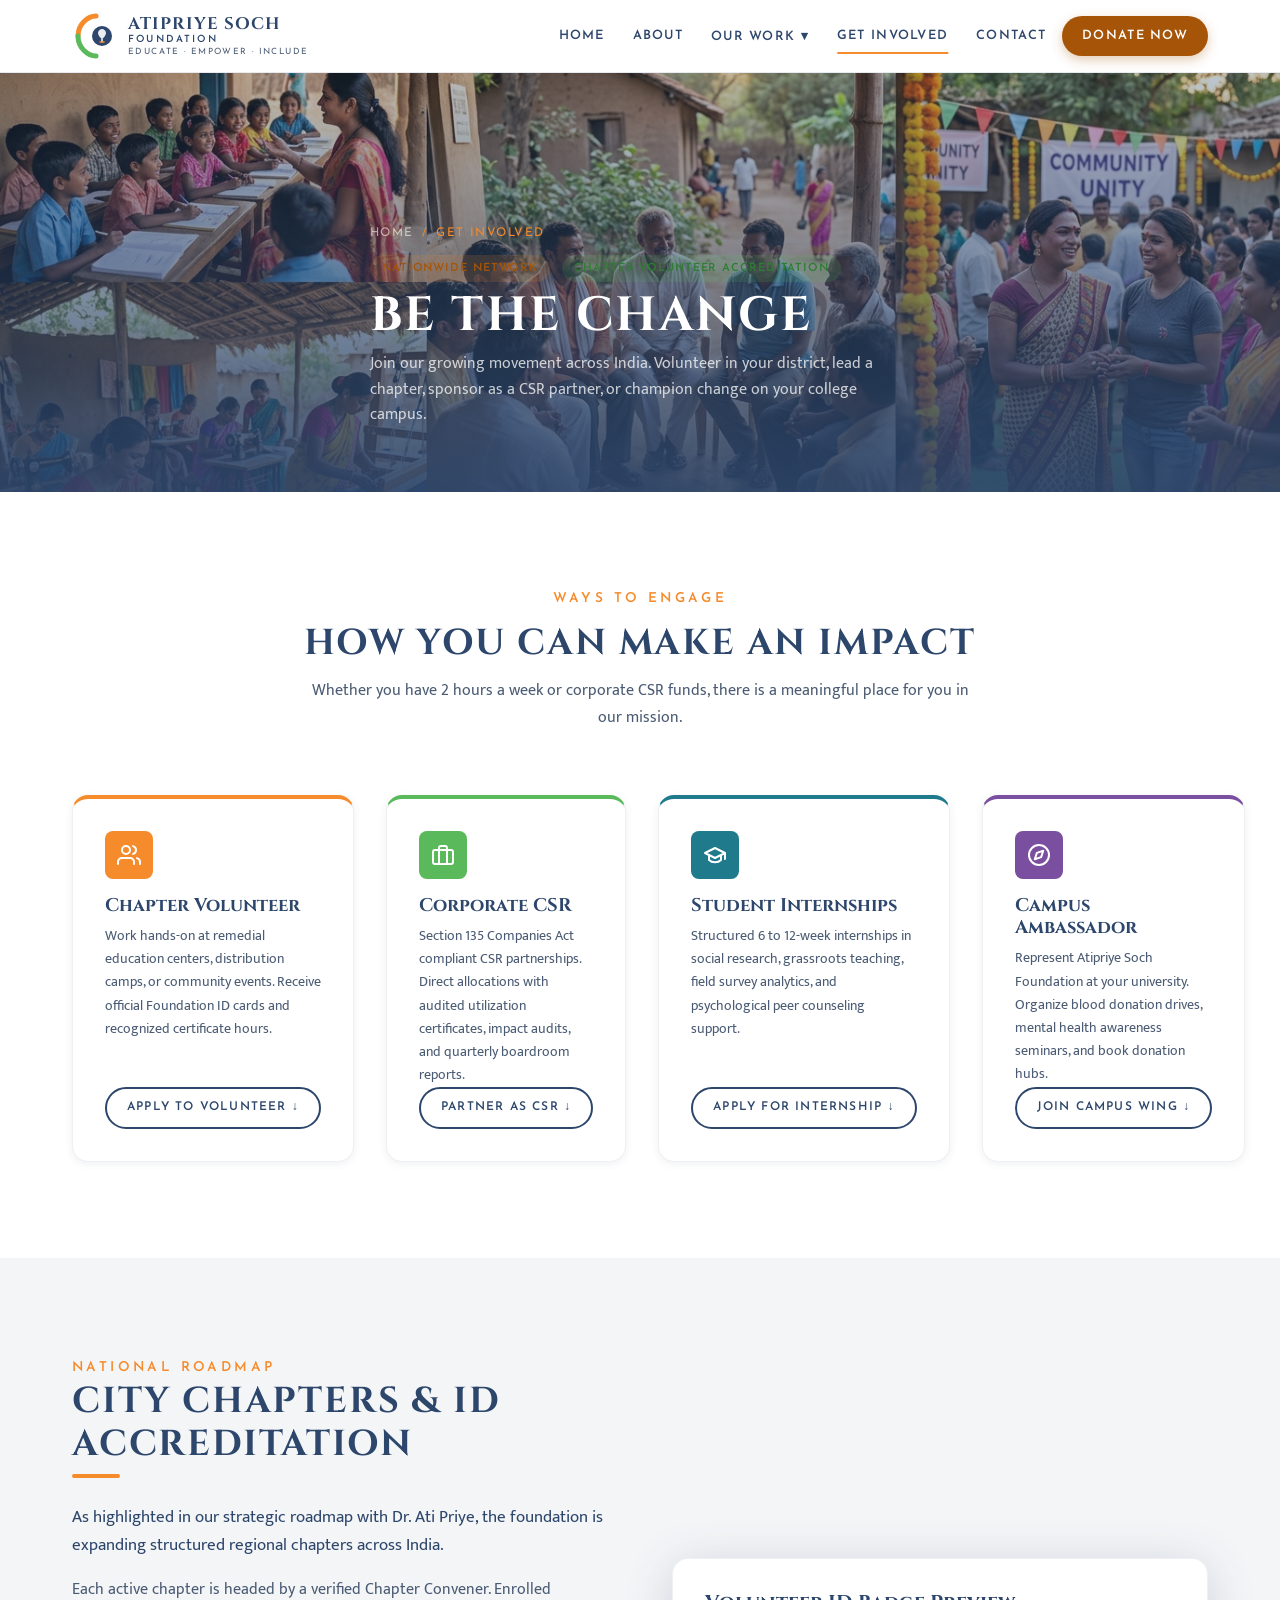
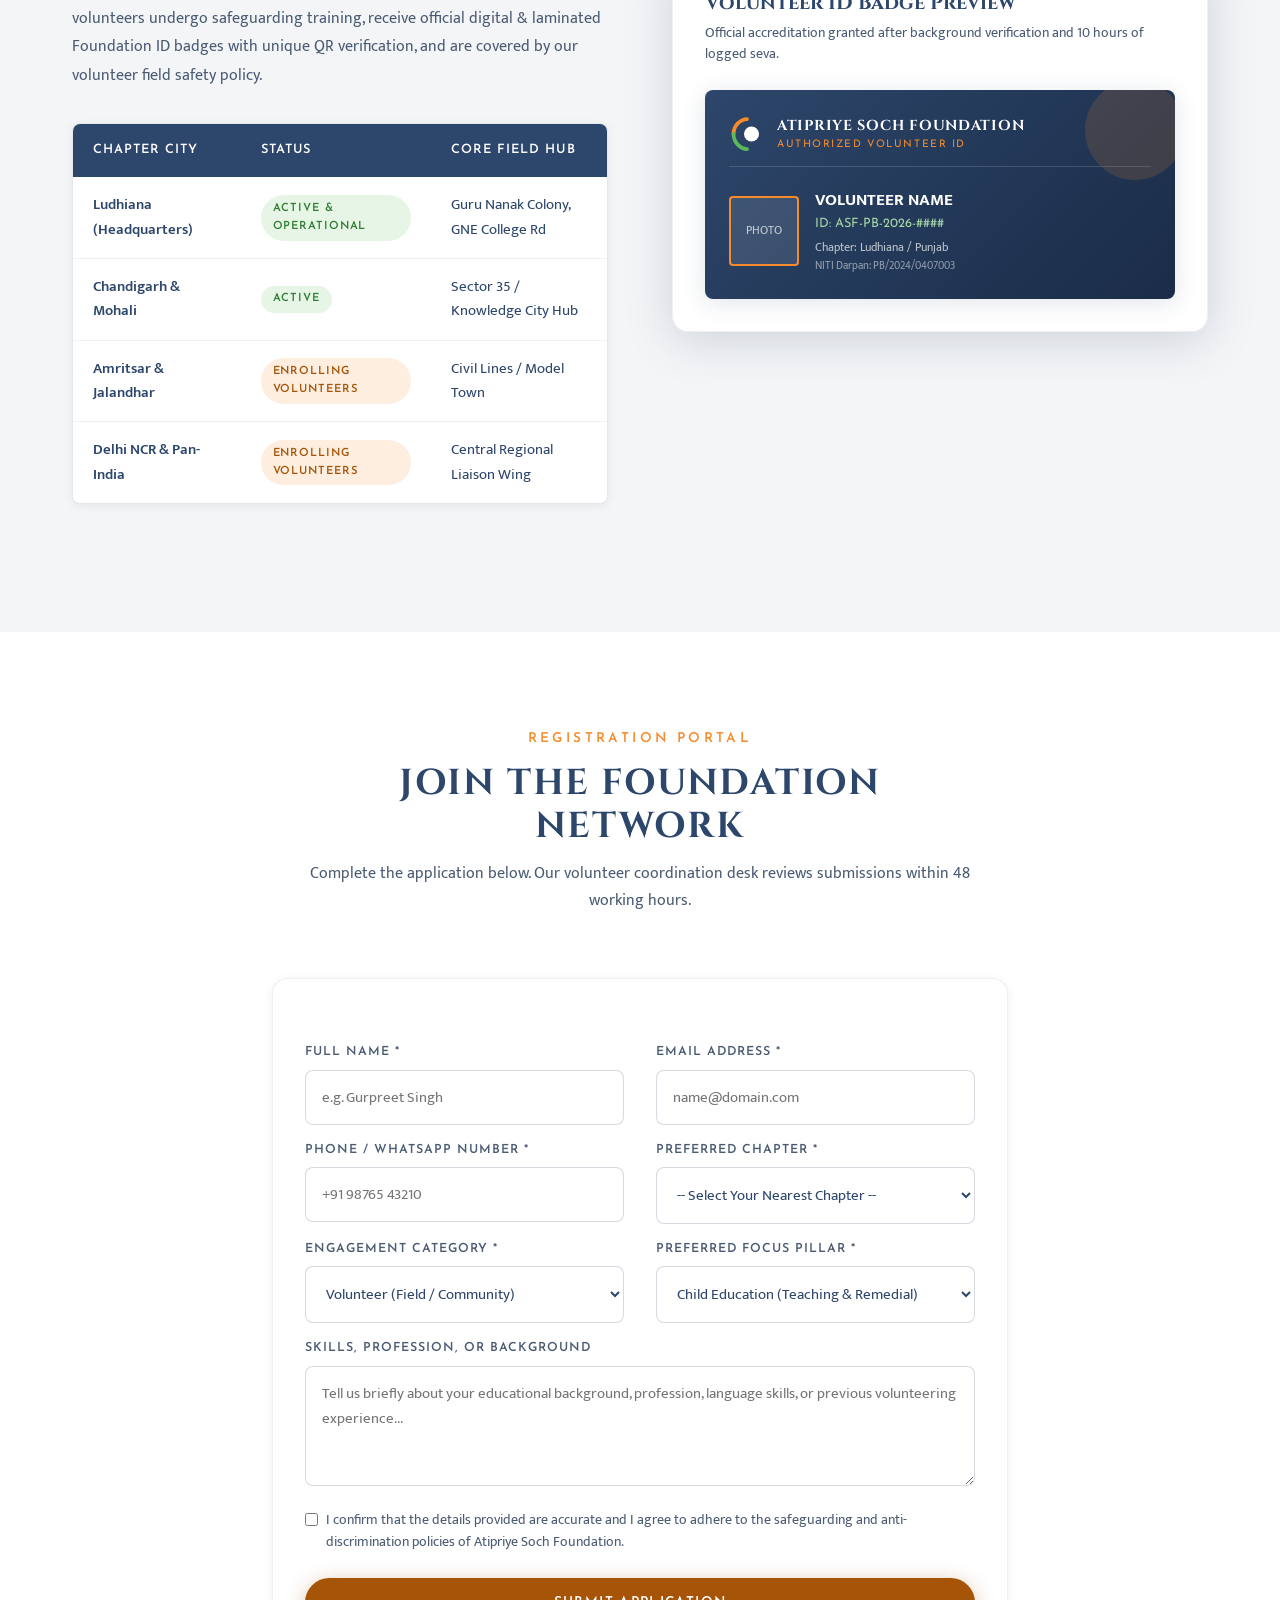
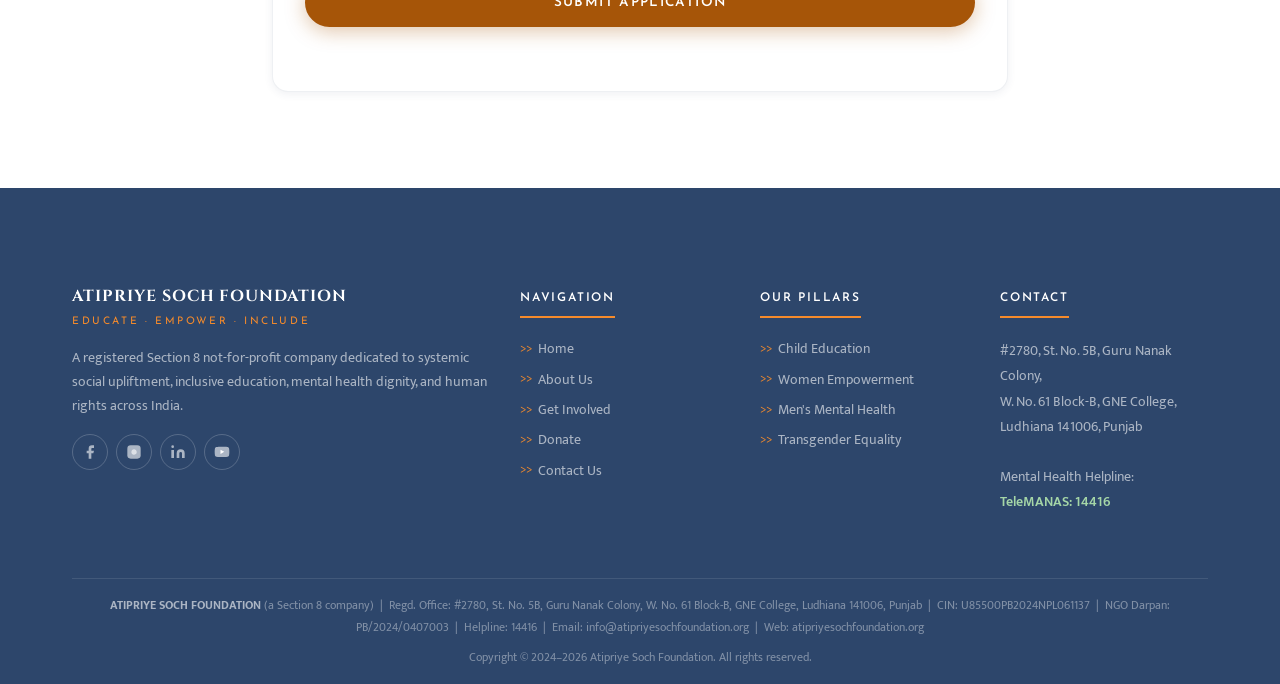
<file: get-involved.html>
<!DOCTYPE html>
<html lang="en">
<head>
  <meta charset="UTF-8">
  <meta name="viewport" content="width=device-width, initial-scale=1.0">
  <title>Get Involved | Volunteer & Partner | Atipriye Soch Foundation</title>
  <meta name="description" content="Join Atipriye Soch Foundation as a volunteer, chapter lead, intern, or corporate CSR partner. Receive official volunteer accreditation and verified ID cards.">
  <meta name="keywords" content="Volunteer NGO Ludhiana, NGO internships Punjab, CSR partnerships Punjab, campus ambassador, Atipriye Soch Foundation chapters">
  <link rel="canonical" href="https://atipriyesochfoundation.org/get-involved.html">
  <link rel="stylesheet" href="style.css">
</head>
<body>

  <!-- NAVBAR -->
  <nav class="navbar" id="navbar" aria-label="Main Navigation">
    <div class="navbar__inner">
      <a href="index.html" class="navbar__logo" aria-label="Atipriye Soch Foundation Home">
        <div class="navbar__logo-icon">
          <svg viewBox="0 0 48 48" fill="none" xmlns="http://www.w3.org/2000/svg" class="logo-svg" aria-hidden="true">
            <path d="M6 24 C6 12 16 4 24 4" stroke="#F68B2B" stroke-width="5" stroke-linecap="round" fill="none"/>
            <path d="M6 24 C6 36 16 44 24 44" stroke="#5AB95A" stroke-width="5" stroke-linecap="round" fill="none"/>
            <circle cx="30" cy="24" r="10" fill="#2D466B"/>
            <path d="M26 21 C26 19 28 17 30 17 C32 17 34 19 34 21 C34 24 30 27 30 27 C30 27 26 24 26 21Z" fill="white" opacity="0.9"/>
            <line x1="30" y1="27" x2="30" y2="30" stroke="white" stroke-width="1.5" stroke-linecap="round"/>
            <path d="M28 30 L32 30" stroke="#F68B2B" stroke-width="1.5" stroke-linecap="round"/>
          </svg>
        </div>
        <div class="navbar__logo-text">
          <div class="navbar__logo-name">Atipriye Soch</div>
          <div class="navbar__logo-descriptor">Foundation</div>
          <div class="navbar__logo-tagline">Educate · Empower · Include</div>
        </div>
      </a>
      <div class="navbar__nav" role="list">
        <a href="index.html" role="listitem">Home</a>
        <a href="about.html" role="listitem">About</a>
        <div class="navbar__dropdown" role="listitem">
          <a href="#pillars" aria-haspopup="true" aria-expanded="false">Our Work ▾</a>
          <div class="navbar__dropdown-menu" role="menu">
            <a href="pillar-education.html" role="menuitem"><span class="pillar-dot" style="background:#F68B2B"></span>Child Education</a>
            <a href="pillar-women.html" role="menuitem"><span class="pillar-dot" style="background:#5AB95A"></span>Women Empowerment</a>
            <a href="pillar-mental-health.html" role="menuitem"><span class="pillar-dot" style="background:#1F7A8C"></span>Men's Mental Health</a>
            <a href="pillar-transgender.html" role="menuitem"><span class="pillar-dot" style="background:#7B4FA0"></span>Transgender Equality</a>
          </div>
        </div>
        <a href="get-involved.html" class="active" role="listitem">Get Involved</a>
        <a href="contact.html" role="listitem">Contact</a>
        <a href="donate.html" class="navbar__cta" role="listitem">Donate Now</a>
      </div>
      <button class="navbar__hamburger" id="hamburger-btn" aria-label="Open menu" aria-expanded="false">
        <span></span><span></span><span></span>
      </button>
    </div>
  </nav>

  <!-- MOBILE MENU -->
  <div class="mobile-overlay" id="mobile-overlay"></div>
  <div class="mobile-menu" id="mobile-menu" aria-label="Mobile Navigation">
    <button class="mobile-menu__close" id="mobile-close-btn" aria-label="Close menu">✕</button>
    <nav class="mobile-menu__nav">
      <a href="index.html">Home</a>
      <a href="about.html">About Us</a>
      <a href="pillar-education.html">Child Education</a>
      <a href="pillar-women.html">Women Empowerment</a>
      <a href="pillar-mental-health.html">Men's Mental Health</a>
      <a href="pillar-transgender.html">Transgender Equality</a>
      <a href="get-involved.html" style="color:var(--deep-saffron);font-weight:700">Get Involved</a>
      <a href="contact.html">Contact</a>
      <a href="donate.html" style="color:var(--deep-saffron);font-weight:700">Donate Now</a>
    </nav>
  </div>

  <!-- PAGE HERO -->
  <header class="page-hero">
    <div class="page-hero__bg" style="background-image:url('images/hero_banner.jpg')"></div>
    <div class="page-hero__overlay"></div>
    <div class="container page-hero__content">
      <nav class="page-hero__breadcrumb" aria-label="Breadcrumb">
        <a href="index.html">Home</a> <span>/</span> <span>Get Involved</span>
      </nav>
      <div style="display:flex;gap:.75rem;align-items:center;margin-bottom:.5rem;flex-wrap:wrap">
        <span class="badge badge--saffron">Nationwide Network</span>
        <span class="badge badge--green">Chapter Volunteer Accreditation</span>
      </div>
      <h1 class="page-hero__title">Be The Change</h1>
      <p class="page-hero__subtitle">
        Join our growing movement across India. Volunteer in your district, lead a chapter, sponsor as a CSR partner, or champion change on your college campus.
      </p>
    </div>
  </header>

  <!-- MODES OF PARTICIPATION -->
  <section class="section">
    <div class="container">
      <div class="section-header">
        <span class="tagline-text">Ways to Engage</span>
        <h2 class="section-title">How You Can Make An Impact</h2>
        <p>Whether you have 2 hours a week or corporate CSR funds, there is a meaningful place for you in our mission.</p>
      </div>

      <div class="grid-4">
        <div class="content-box content-box--featured">
          <div class="pillar-card__icon" style="background:var(--saffron)">
            <svg viewBox="0 0 24 24"><path d="M17 21v-2a4 4 0 0 0-4-4H5a4 4 0 0 0-4 4v2"/><circle cx="9" cy="7" r="4"/><path d="M23 21v-2a4 4 0 0 0-3-3.87"/><path d="M16 3.13a4 4 0 0 1 0 7.75"/></svg>
          </div>
          <h3 style="font-size:1.15rem;margin-bottom:.5rem;color:var(--navy)">Chapter Volunteer</h3>
          <p style="font-size:.9rem;color:var(--slate);line-height:1.6;flex:1">
            Work hands-on at remedial education centers, distribution camps, or community events. Receive official Foundation ID cards and recognized certificate hours.
          </p>
          <a href="#apply-form" class="btn btn--sm btn--outline" onclick="selectRole('volunteer')">Apply to Volunteer ↓</a>
        </div>

        <div class="content-box" style="border-top:4px solid var(--green)">
          <div class="pillar-card__icon" style="background:var(--green)">
            <svg viewBox="0 0 24 24"><rect x="2" y="7" width="20" height="14" rx="2" ry="2"/><path d="M16 21V5a2 2 0 0 0-2-2h-4a2 2 0 0 0-2 2v16"/></svg>
          </div>
          <h3 style="font-size:1.15rem;margin-bottom:.5rem;color:var(--navy)">Corporate CSR</h3>
          <p style="font-size:.9rem;color:var(--slate);line-height:1.6;flex:1">
            Section 135 Companies Act compliant CSR partnerships. Direct allocations with audited utilization certificates, impact audits, and quarterly boardroom reports.
          </p>
          <a href="#apply-form" class="btn btn--sm btn--outline" onclick="selectRole('csr')">Partner as CSR ↓</a>
        </div>

        <div class="content-box" style="border-top:4px solid var(--mens-mh)">
          <div class="pillar-card__icon" style="background:var(--mens-mh)">
            <svg viewBox="0 0 24 24"><path d="M22 10v6M2 10l10-5 10 5-10 5z"/><path d="M6 12v5c3 3 9 3 12 0v-5"/></svg>
          </div>
          <h3 style="font-size:1.15rem;margin-bottom:.5rem;color:var(--navy)">Student Internships</h3>
          <p style="font-size:.9rem;color:var(--slate);line-height:1.6;flex:1">
            Structured 6 to 12-week internships in social research, grassroots teaching, field survey analytics, and psychological peer counseling support.
          </p>
          <a href="#apply-form" class="btn btn--sm btn--outline" onclick="selectRole('intern')">Apply for Internship ↓</a>
        </div>

        <div class="content-box" style="border-top:4px solid var(--trans-eq)">
          <div class="pillar-card__icon" style="background:var(--trans-eq)">
            <svg viewBox="0 0 24 24"><circle cx="12" cy="12" r="10"/><polygon points="16.24 7.76 14.12 14.12 7.76 16.24 9.88 9.88 16.24 7.76"/></svg>
          </div>
          <h3 style="font-size:1.15rem;margin-bottom:.5rem;color:var(--navy)">Campus Ambassador</h3>
          <p style="font-size:.9rem;color:var(--slate);line-height:1.6;flex:1">
            Represent Atipriye Soch Foundation at your university. Organize blood donation drives, mental health awareness seminars, and book donation hubs.
          </p>
          <a href="#apply-form" class="btn btn--sm btn--outline" onclick="selectRole('campus')">Join Campus Wing ↓</a>
        </div>
      </div>
    </div>
  </section>

  <!-- CHAPTER EXPANSION & VOLUNTEER ID SYSTEM -->
  <section class="section section--mist">
    <div class="container">
      <div class="grid-2" style="align-items:center;gap:var(--space-lg)">
        <div>
          <span class="tagline-text">National Roadmap</span>
          <h2 class="section-title">City Chapters & ID Accreditation</h2>
          <span class="accent-line"></span>
          <p style="font-size:1.05rem;color:var(--navy);line-height:1.7;margin-bottom:1rem">
            As highlighted in our strategic roadmap with Dr. Ati Priye, the foundation is expanding structured regional chapters across India.
          </p>
          <p style="color:var(--slate);line-height:1.8;margin-bottom:1.5rem">
            Each active chapter is headed by a verified Chapter Convener. Enrolled volunteers undergo safeguarding training, receive official digital & laminated Foundation ID badges with unique QR verification, and are covered by our volunteer field safety policy.
          </p>
          <div class="table-wrapper">
            <table class="data-table" aria-label="Active Chapters">
              <thead>
                <tr>
                  <th scope="col">Chapter City</th>
                  <th scope="col">Status</th>
                  <th scope="col">Core Field Hub</th>
                </tr>
              </thead>
              <tbody>
                <tr>
                  <td class="highlight">Ludhiana (Headquarters)</td>
                  <td><span class="badge badge--green">Active & Operational</span></td>
                  <td>Guru Nanak Colony, GNE College Rd</td>
                </tr>
                <tr>
                  <td class="highlight">Chandigarh & Mohali</td>
                  <td><span class="badge badge--green">Active</span></td>
                  <td>Sector 35 / Knowledge City Hub</td>
                </tr>
                <tr>
                  <td class="highlight">Amritsar & Jalandhar</td>
                  <td><span class="badge badge--saffron">Enrolling Volunteers</span></td>
                  <td>Civil Lines / Model Town</td>
                </tr>
                <tr>
                  <td class="highlight">Delhi NCR & Pan-India</td>
                  <td><span class="badge badge--saffron">Enrolling Volunteers</span></td>
                  <td>Central Regional Liaison Wing</td>
                </tr>
              </tbody>
            </table>
          </div>
        </div>

        <div>
          <div class="content-box" style="background:var(--white);padding:2rem;box-shadow:var(--shadow-lg)">
            <h3 style="color:var(--navy);font-size:1.25rem;margin-bottom:.5rem">Volunteer ID Badge Preview</h3>
            <p style="color:var(--slate);font-size:.85rem;margin-bottom:1.5rem">Official accreditation granted after background verification and 10 hours of logged seva.</p>
            
            <div style="background:linear-gradient(135deg, var(--navy) 0%, #1a2c47 100%);color:var(--white);border-radius:var(--radius-md);padding:1.5rem;box-shadow:var(--shadow-md);position:relative;overflow:hidden">
              <div style="position:absolute;top:-10px;right:-10px;width:100px;height:100px;border-radius:50%;background:rgba(246,139,43,0.15)"></div>
              <div style="display:flex;align-items:center;gap:.75rem;margin-bottom:1.25rem;border-bottom:1px solid rgba(255,255,255,0.15);padding-bottom:.75rem">
                <svg viewBox="0 0 48 48" width="36" height="36" fill="none">
                  <path d="M6 24 C6 12 16 4 24 4" stroke="#F68B2B" stroke-width="5" stroke-linecap="round" fill="none"/>
                  <path d="M6 24 C6 36 16 44 24 44" stroke="#5AB95A" stroke-width="5" stroke-linecap="round" fill="none"/>
                  <circle cx="30" cy="24" r="10" fill="#FFFFFF"/>
                </svg>
                <div>
                  <div style="font-family:var(--font-display);font-size:.9rem;font-weight:700;letter-spacing:.05em">ATIPRIYE SOCH FOUNDATION</div>
                  <div style="font-family:var(--font-ui);font-size:.65rem;color:var(--saffron);letter-spacing:.15em">AUTHORIZED VOLUNTEER ID</div>
                </div>
              </div>
              <div style="display:flex;gap:1rem;align-items:center">
                <div style="width:70px;height:70px;border-radius:var(--radius-sm);background:rgba(255,255,255,0.1);display:flex;align-items:center;justify-content:center;border:2px solid var(--saffron);color:rgba(255,255,255,0.7);font-size:.75rem">
                  PHOTO
                </div>
                <div>
                  <div style="font-weight:700;font-size:1.05rem">VOLUNTEER NAME</div>
                  <div style="font-size:.8rem;color:#a5d6a7;font-family:var(--font-ui)">ID: ASF-PB-2026-####</div>
                  <div style="font-size:.75rem;color:rgba(255,255,255,0.7);margin-top:.25rem">Chapter: Ludhiana / Punjab</div>
                  <div style="font-size:.7rem;color:rgba(255,255,255,0.5)">NITI Darpan: PB/2024/0407003</div>
                </div>
              </div>
            </div>
          </div>
        </div>
      </div>
    </div>
  </section>

  <!-- INTERACTIVE APPLICATION FORM (Fixing reported issue: Forms now properly laid out & working) -->
  <section class="section" id="apply-form">
    <div class="container" style="max-width:800px">
      <div class="section-header">
        <span class="tagline-text">Registration Portal</span>
        <h2 class="section-title">Join The Foundation Network</h2>
        <p>Complete the application below. Our volunteer coordination desk reviews submissions within 48 working hours.</p>
      </div>

      <div class="content-box" style="padding:var(--space-lg) var(--space-md)">
        <div id="form-success-banner" style="display:none;" class="alert-box alert-box--success">
          <svg viewBox="0 0 24 24" width="24" height="24" fill="none" stroke="currentColor" stroke-width="2"><polyline points="20 6 9 17 4 12"/></svg>
          <div>
            <strong>Application Received!</strong> Thank you for stepping forward. Your registration acknowledgement has been logged. Our Ludhiana Volunteer Desk will reach out via WhatsApp / Email shortly.
          </div>
        </div>

        <form id="volunteer-form" onsubmit="handleVolunteerSubmit(event)">
          <div class="grid-2">
            <div class="form-group">
              <label for="full_name">Full Name *</label>
              <input type="text" id="full_name" required placeholder="e.g. Gurpreet Singh">
            </div>

            <div class="form-group">
              <label for="email_address">Email Address *</label>
              <input type="email" id="email_address" required placeholder="name@domain.com">
            </div>
          </div>

          <div class="grid-2">
            <div class="form-group">
              <label for="phone_number">Phone / WhatsApp Number *</label>
              <input type="tel" id="phone_number" required placeholder="+91 98765 43210">
            </div>

            <div class="form-group">
              <label for="chapter_city">Preferred Chapter *</label>
              <select id="chapter_city" required>
                <option value="">-- Select Your Nearest Chapter --</option>
                <option value="Ludhiana">Ludhiana (Head Chapter)</option>
                <option value="Chandigarh">Chandigarh / Mohali</option>
                <option value="Amritsar">Amritsar</option>
                <option value="Jalandhar">Jalandhar</option>
                <option value="Delhi">Delhi NCR</option>
                <option value="Pan-India">Other / Remote (Pan-India)</option>
              </select>
            </div>
          </div>

          <div class="grid-2">
            <div class="form-group">
              <label for="engagement_type">Engagement Category *</label>
              <select id="engagement_type" required>
                <option value="volunteer">Volunteer (Field / Community)</option>
                <option value="csr">Corporate CSR Representative</option>
                <option value="intern">Student Intern</option>
                <option value="campus">Campus Ambassador</option>
              </select>
            </div>

            <div class="form-group">
              <label for="primary_pillar">Preferred Focus Pillar *</label>
              <select id="primary_pillar" required>
                <option value="Child Education">Child Education (Teaching & Remedial)</option>
                <option value="Women Empowerment">Women Empowerment (Skills & Livelihood)</option>
                <option value="Men's Mental Health">Men's Mental Health (Helpline & Circles)</option>
                <option value="Transgender Equality">Transgender Equality (Shelter & Legal Aid)</option>
                <option value="General">Where Needed Most</option>
              </select>
            </div>
          </div>

          <div class="form-group">
            <label for="skills_info">Skills, Profession, or Background</label>
            <textarea id="skills_info" rows="3" placeholder="Tell us briefly about your educational background, profession, language skills, or previous volunteering experience..."></textarea>
          </div>

          <div style="margin-bottom:1.5rem">
            <label style="display:flex;align-items:flex-start;gap:.5rem;font-size:.85rem;color:var(--slate);cursor:pointer">
              <input type="checkbox" required style="width:auto;margin-top:3px">
              <span>I confirm that the details provided are accurate and I agree to adhere to the safeguarding and anti-discrimination policies of Atipriye Soch Foundation.</span>
            </label>
          </div>

          <button type="submit" class="btn btn--primary" id="submit-btn" style="width:100%;justify-content:center;padding:1rem">
            Submit Application
          </button>
        </form>
      </div>
    </div>
  </section>

  <!-- FOOTER -->
  <footer class="footer">
    <div class="container">
      <div class="footer__grid">
        <div class="footer__brand">
          <div class="footer__brand-name">Atipriye Soch Foundation</div>
          <div class="footer__brand-tagline">Educate · Empower · Include</div>
          <p>A registered Section 8 not-for-profit company dedicated to systemic social upliftment, inclusive education, mental health dignity, and human rights across India.</p>
          <div class="footer__social" aria-label="Social media links">
            <a href="#" aria-label="Facebook"><svg viewBox="0 0 24 24"><path d="M18 2h-3a5 5 0 00-5 5v3H7v4h3v8h4v-8h3l1-4h-4V7a1 1 0 011-1h3z"/></svg></a>
            <a href="#" aria-label="Instagram"><svg viewBox="0 0 24 24"><rect x="2" y="2" width="20" height="20" rx="5" ry="5"/><path d="M16 11.37A4 4 0 1112.63 8 4 4 0 0116 11.37z"/><line x1="17.5" y1="6.5" x2="17.51" y2="6.5"/></svg></a>
            <a href="#" aria-label="LinkedIn"><svg viewBox="0 0 24 24"><path d="M16 8a6 6 0 016 6v7h-4v-7a2 2 0 00-2-2 2 2 0 00-2 2v7h-4v-7a6 6 0 016-6zM2 9h4v12H2z"/><circle cx="4" cy="4" r="2"/></svg></a>
            <a href="#" aria-label="YouTube"><svg viewBox="0 0 24 24"><path d="M22.54 6.42a2.78 2.78 0 00-1.94-2C18.88 4 12 4 12 4s-6.88 0-8.6.46a2.78 2.78 0 00-1.94 2A29 29 0 001 11.75a29 29 0 00.46 5.33A2.78 2.78 0 003.4 19.1c1.72.46 8.6.46 8.6.46s6.88 0 8.6-.46a2.78 2.78 0 001.94-2 29 29 0 00.46-5.25 29 29 0 00-.46-5.43z"/><polygon points="9.75 15.02 15.5 11.75 9.75 8.48 9.75 15.02" fill="white"/></svg></a>
          </div>
        </div>
        <div>
          <div class="footer__col-title">Navigation</div>
          <div class="footer__links">
            <a href="index.html">Home</a>
            <a href="about.html">About Us</a>
            <a href="get-involved.html">Get Involved</a>
            <a href="donate.html">Donate</a>
            <a href="contact.html">Contact Us</a>
          </div>
        </div>
        <div>
          <div class="footer__col-title">Our Pillars</div>
          <div class="footer__links">
            <a href="pillar-education.html">Child Education</a>
            <a href="pillar-women.html">Women Empowerment</a>
            <a href="pillar-mental-health.html">Men's Mental Health</a>
            <a href="pillar-transgender.html">Transgender Equality</a>
          </div>
        </div>
        <div>
          <div class="footer__col-title">Contact</div>
          <div style="font-family:var(--font-body);font-size:.875rem;color:rgba(255,255,255,.6);line-height:1.8">
            <p>#2780, St. No. 5B, Guru Nanak Colony,<br>W. No. 61 Block-B, GNE College,<br>Ludhiana 141006, Punjab</p>
            <br>
            <p>Mental Health Helpline:<br><a href="tel:14416" style="color:#a5d6a7;font-weight:600">TeleMANAS: 14416</a></p>
          </div>
        </div>
      </div>
      <div class="footer__legal">
        <p>
          <strong>ATIPRIYE SOCH FOUNDATION</strong> (a Section 8 company) &nbsp;|&nbsp;
          Regd. Office: #2780, St. No. 5B, Guru Nanak Colony, W. No. 61 Block-B, GNE College, Ludhiana 141006, Punjab &nbsp;|&nbsp;
          CIN: U85500PB2024NPL061137 &nbsp;|&nbsp; NGO Darpan: PB/2024/0407003 &nbsp;|&nbsp;
          Helpline: 14416 &nbsp;|&nbsp; Email: info@atipriyesochfoundation.org &nbsp;|&nbsp; Web: atipriyesochfoundation.org
        </p>
        <p style="margin-top:.5rem">Copyright &copy; 2024–2026 Atipriye Soch Foundation. All rights reserved.</p>
      </div>
    </div>
  </footer>

  <script>
    // Navbar scroll
    window.addEventListener('scroll', () => {
      document.getElementById('navbar').classList.toggle('scrolled', window.scrollY > 40);
    });

    // Mobile menu
    const hamburger = document.getElementById('hamburger-btn');
    const mobileMenu = document.getElementById('mobile-menu');
    const overlay = document.getElementById('mobile-overlay');
    const closeBtn = document.getElementById('mobile-close-btn');

    function openMenu() {
      mobileMenu.classList.add('open');
      overlay.classList.add('open');
      hamburger.setAttribute('aria-expanded', 'true');
      document.body.style.overflow = 'hidden';
    }
    function closeMenu() {
      mobileMenu.classList.remove('open');
      overlay.classList.remove('open');
      hamburger.setAttribute('aria-expanded', 'false');
      document.body.style.overflow = '';
    }

    hamburger.addEventListener('click', openMenu);
    closeBtn.addEventListener('click', closeMenu);
    overlay.addEventListener('click', closeMenu);

    // Form pre-selection
    function selectRole(role) {
      const select = document.getElementById('engagement_type');
      if (select) select.value = role;
    }

    // Interactive form submission
    function handleVolunteerSubmit(e) {
      e.preventDefault();
      const btn = document.getElementById('submit-btn');
      btn.textContent = 'Submitting & Verifying...';
      btn.disabled = true;

      setTimeout(() => {
        btn.textContent = 'Application Submitted';
        document.getElementById('volunteer-form').reset();
        document.getElementById('form-success-banner').style.display = 'flex';
        document.getElementById('form-success-banner').scrollIntoView({ behavior: 'smooth' });
        btn.disabled = false;
        btn.textContent = 'Submit Another Application';
      }, 1000);
    }
  </script>
</body>
</html>
</file>
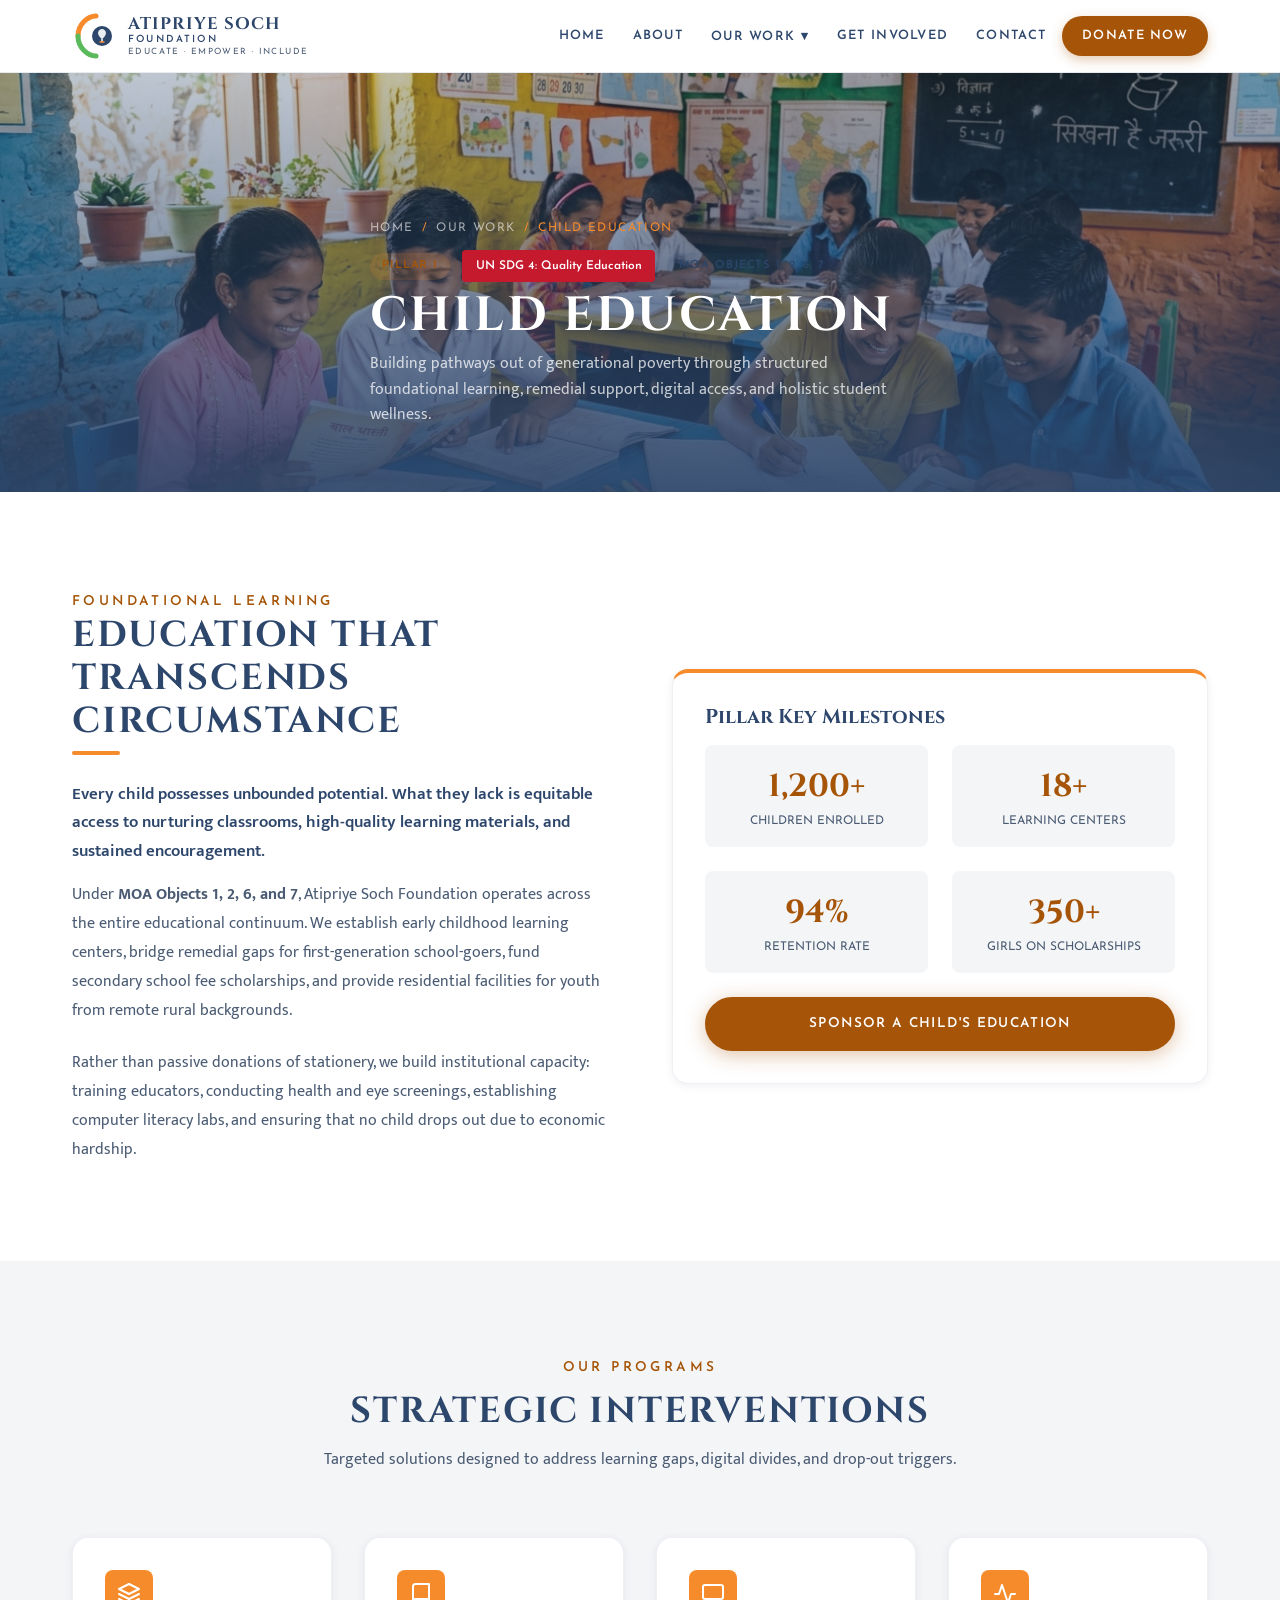
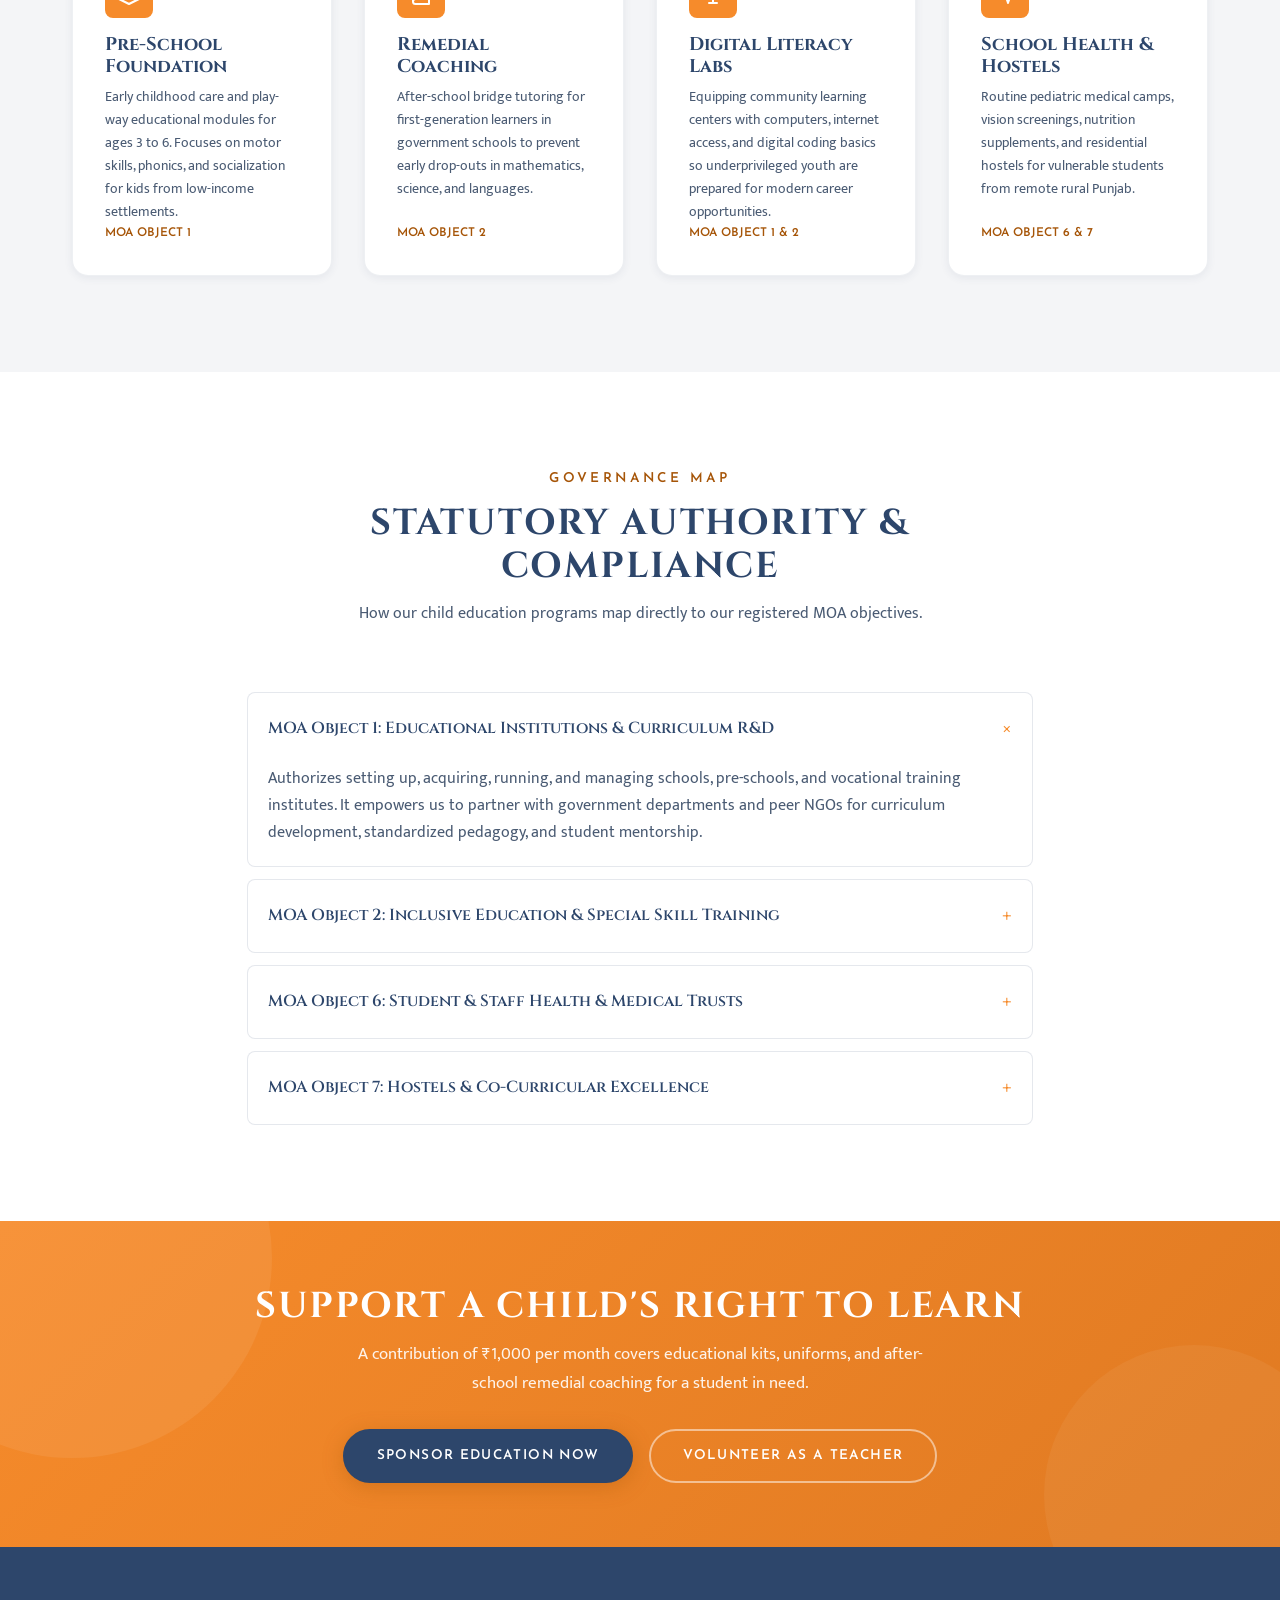
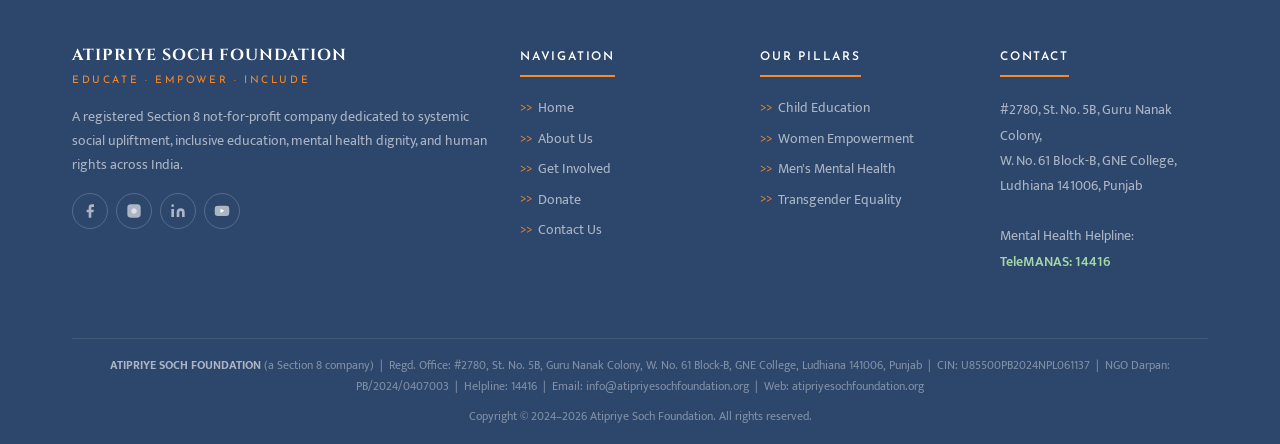
<file: pillar-education.html>
<!DOCTYPE html>
<html lang="en">
<head>
  <meta charset="UTF-8">
  <meta name="viewport" content="width=device-width, initial-scale=1.0">
  <title>Child Education | Atipriye Soch Foundation</title>
  <meta name="description" content="Empowering marginalized children through inclusive quality education, foundational literacy, rural hostels, and scholarship support in Punjab and across India.">
  <meta name="keywords" content="Child education NGO Punjab, free schooling Ludhiana, first generation learners, girl child scholarship, MOA Object 1 2 6 7, UN SDG 4">
  <link rel="canonical" href="https://atipriyesochfoundation.org/pillar-education.html">
  <link rel="stylesheet" href="style.css">
</head>
<body>

  <!-- NAVBAR -->
  <nav class="navbar" id="navbar" aria-label="Main Navigation">
    <div class="navbar__inner">
      <a href="index.html" class="navbar__logo" aria-label="Atipriye Soch Foundation Home">
        <div class="navbar__logo-icon">
          <svg viewBox="0 0 48 48" fill="none" xmlns="http://www.w3.org/2000/svg" class="logo-svg" aria-hidden="true">
            <path d="M6 24 C6 12 16 4 24 4" stroke="#F68B2B" stroke-width="5" stroke-linecap="round" fill="none"/>
            <path d="M6 24 C6 36 16 44 24 44" stroke="#5AB95A" stroke-width="5" stroke-linecap="round" fill="none"/>
            <circle cx="30" cy="24" r="10" fill="#2D466B"/>
            <path d="M26 21 C26 19 28 17 30 17 C32 17 34 19 34 21 C34 24 30 27 30 27 C30 27 26 24 26 21Z" fill="white" opacity="0.9"/>
            <line x1="30" y1="27" x2="30" y2="30" stroke="white" stroke-width="1.5" stroke-linecap="round"/>
            <path d="M28 30 L32 30" stroke="#F68B2B" stroke-width="1.5" stroke-linecap="round"/>
          </svg>
        </div>
        <div class="navbar__logo-text">
          <div class="navbar__logo-name">Atipriye Soch</div>
          <div class="navbar__logo-descriptor">Foundation</div>
          <div class="navbar__logo-tagline">Educate · Empower · Include</div>
        </div>
      </a>
      <div class="navbar__nav" role="list">
        <a href="index.html" role="listitem">Home</a>
        <a href="about.html" role="listitem">About</a>
        <div class="navbar__dropdown" role="listitem">
          <a href="#pillars" class="active" aria-haspopup="true" aria-expanded="false">Our Work ▾</a>
          <div class="navbar__dropdown-menu" role="menu">
            <a href="pillar-education.html" role="menuitem" style="color:var(--deep-saffron);font-weight:700"><span class="pillar-dot" style="background:#F68B2B"></span>Child Education</a>
            <a href="pillar-women.html" role="menuitem"><span class="pillar-dot" style="background:#5AB95A"></span>Women Empowerment</a>
            <a href="pillar-mental-health.html" role="menuitem"><span class="pillar-dot" style="background:#1F7A8C"></span>Men's Mental Health</a>
            <a href="pillar-transgender.html" role="menuitem"><span class="pillar-dot" style="background:#7B4FA0"></span>Transgender Equality</a>
          </div>
        </div>
        <a href="get-involved.html" role="listitem">Get Involved</a>
        <a href="contact.html" role="listitem">Contact</a>
        <a href="donate.html" class="navbar__cta" role="listitem">Donate Now</a>
      </div>
      <button class="navbar__hamburger" id="hamburger-btn" aria-label="Open menu" aria-expanded="false">
        <span></span><span></span><span></span>
      </button>
    </div>
  </nav>

  <!-- MOBILE MENU -->
  <div class="mobile-overlay" id="mobile-overlay"></div>
  <div class="mobile-menu" id="mobile-menu" aria-label="Mobile Navigation">
    <button class="mobile-menu__close" id="mobile-close-btn" aria-label="Close menu">✕</button>
    <nav class="mobile-menu__nav">
      <a href="index.html">Home</a>
      <a href="about.html">About Us</a>
      <a href="pillar-education.html" style="color:var(--deep-saffron);font-weight:700">Child Education</a>
      <a href="pillar-women.html">Women Empowerment</a>
      <a href="pillar-mental-health.html">Men's Mental Health</a>
      <a href="pillar-transgender.html">Transgender Equality</a>
      <a href="get-involved.html">Get Involved</a>
      <a href="contact.html">Contact</a>
      <a href="donate.html" style="color:var(--deep-saffron);font-weight:700">Donate Now</a>
    </nav>
  </div>

  <!-- PAGE HERO -->
  <header class="page-hero">
    <div class="page-hero__bg" style="background-image:url('images/pillar_education.jpg')"></div>
    <div class="page-hero__overlay"></div>
    <div class="container page-hero__content">
      <nav class="page-hero__breadcrumb" aria-label="Breadcrumb">
        <a href="index.html">Home</a> <span>/</span> <a href="index.html#pillars">Our Work</a> <span>/</span> <span>Child Education</span>
      </nav>
      <div style="display:flex;gap:.75rem;align-items:center;margin-bottom:.5rem;flex-wrap:wrap">
        <span class="badge badge--saffron">Pillar 1</span>
        <span class="sdg-chip sdg-4">UN SDG 4: Quality Education</span>
        <span class="badge badge--navy">MOA Objects 1, 2, 6, 7</span>
      </div>
      <h1 class="page-hero__title">Child Education</h1>
      <p class="page-hero__subtitle">
        Building pathways out of generational poverty through structured foundational learning, remedial support, digital access, and holistic student wellness.
      </p>
    </div>
  </header>

  <!-- OVERVIEW & PHILOSOPHY -->
  <section class="section">
    <div class="container">
      <div class="grid-2" style="align-items:center;gap:var(--space-lg)">
        <div>
          <span class="tagline-text" style="color:var(--deep-saffron)">Foundational Learning</span>
          <h2 class="section-title">Education That Transcends Circumstance</h2>
          <span class="accent-line" style="background:var(--saffron)"></span>
          <p style="font-size:1.05rem;color:var(--navy);font-weight:600;margin-bottom:1rem;line-height:1.7">
            Every child possesses unbounded potential. What they lack is equitable access to nurturing classrooms, high-quality learning materials, and sustained encouragement.
          </p>
          <p style="color:var(--slate);line-height:1.8;margin-bottom:1.5rem">
            Under <strong>MOA Objects 1, 2, 6, and 7</strong>, Atipriye Soch Foundation operates across the entire educational continuum. We establish early childhood learning centers, bridge remedial gaps for first-generation school-goers, fund secondary school fee scholarships, and provide residential facilities for youth from remote rural backgrounds.
          </p>
          <p style="color:var(--slate);line-height:1.8">
            Rather than passive donations of stationery, we build institutional capacity: training educators, conducting health and eye screenings, establishing computer literacy labs, and ensuring that no child drops out due to economic hardship.
          </p>
        </div>
        <div>
          <div class="content-box" style="border-top:4px solid var(--saffron)">
            <h3 style="font-size:1.25rem;margin-bottom:1rem;color:var(--navy)">Pillar Key Milestones</h3>
            <div style="display:grid;grid-template-columns:1fr 1fr;gap:1.5rem;margin-bottom:1.5rem">
              <div style="background:var(--mist);padding:1rem;border-radius:var(--radius-md);text-align:center">
                <div style="font-family:var(--font-display);font-size:2rem;font-weight:700;color:var(--deep-saffron)">1,200+</div>
                <div style="font-family:var(--font-ui);font-size:.75rem;text-transform:uppercase;color:var(--slate)">Children Enrolled</div>
              </div>
              <div style="background:var(--mist);padding:1rem;border-radius:var(--radius-md);text-align:center">
                <div style="font-family:var(--font-display);font-size:2rem;font-weight:700;color:var(--deep-saffron)">18+</div>
                <div style="font-family:var(--font-ui);font-size:.75rem;text-transform:uppercase;color:var(--slate)">Learning Centers</div>
              </div>
              <div style="background:var(--mist);padding:1rem;border-radius:var(--radius-md);text-align:center">
                <div style="font-family:var(--font-display);font-size:2rem;font-weight:700;color:var(--deep-saffron)">94%</div>
                <div style="font-family:var(--font-ui);font-size:.75rem;text-transform:uppercase;color:var(--slate)">Retention Rate</div>
              </div>
              <div style="background:var(--mist);padding:1rem;border-radius:var(--radius-md);text-align:center">
                <div style="font-family:var(--font-display);font-size:2rem;font-weight:700;color:var(--deep-saffron)">350+</div>
                <div style="font-family:var(--font-ui);font-size:.75rem;text-transform:uppercase;color:var(--slate)">Girls on Scholarships</div>
              </div>
            </div>
            <a href="donate.html?pillar=education" class="btn btn--primary" style="width:100%;justify-content:center">Sponsor a Child's Education</a>
          </div>
        </div>
      </div>
    </div>
  </section>

  <!-- FOUR STRATEGIC PROGRAMMES -->
  <section class="section section--mist">
    <div class="container">
      <div class="section-header">
        <span class="tagline-text" style="color:var(--deep-saffron)">Our Programs</span>
        <h2 class="section-title">Strategic Interventions</h2>
        <p>Targeted solutions designed to address learning gaps, digital divides, and drop-out triggers.</p>
      </div>

      <div class="grid-4">
        <div class="content-box">
          <div class="pillar-card__icon" style="background:var(--saffron)">
            <svg viewBox="0 0 24 24"><path d="M12 2L2 7l10 5 10-5-10-5zM2 17l10 5 10-5M2 12l10 5 10-5"/></svg>
          </div>
          <h3 style="font-size:1.15rem;margin-bottom:.5rem;color:var(--navy)">Pre-School Foundation</h3>
          <p style="font-size:.9rem;color:var(--slate);line-height:1.6;flex:1">
            Early childhood care and play-way educational modules for ages 3 to 6. Focuses on motor skills, phonics, and socialization for kids from low-income settlements.
          </p>
          <span style="font-size:.75rem;font-family:var(--font-ui);font-weight:600;color:var(--deep-saffron)">MOA OBJECT 1</span>
        </div>

        <div class="content-box">
          <div class="pillar-card__icon" style="background:var(--saffron)">
            <svg viewBox="0 0 24 24"><path d="M4 19.5A2.5 2.5 0 0 1 6.5 17H20"/><path d="M6.5 2H20v20H6.5A2.5 2.5 0 0 1 4 19.5v-15A2.5 2.5 0 0 1 6.5 2z"/></svg>
          </div>
          <h3 style="font-size:1.15rem;margin-bottom:.5rem;color:var(--navy)">Remedial Coaching</h3>
          <p style="font-size:.9rem;color:var(--slate);line-height:1.6;flex:1">
            After-school bridge tutoring for first-generation learners in government schools to prevent early drop-outs in mathematics, science, and languages.
          </p>
          <span style="font-size:.75rem;font-family:var(--font-ui);font-weight:600;color:var(--deep-saffron)">MOA OBJECT 2</span>
        </div>

        <div class="content-box">
          <div class="pillar-card__icon" style="background:var(--saffron)">
            <svg viewBox="0 0 24 24"><rect x="2" y="3" width="20" height="14" rx="2" ry="2"/><line x1="8" y1="21" x2="16" y2="21"/><line x1="12" y1="17" x2="12" y2="21"/></svg>
          </div>
          <h3 style="font-size:1.15rem;margin-bottom:.5rem;color:var(--navy)">Digital Literacy Labs</h3>
          <p style="font-size:.9rem;color:var(--slate);line-height:1.6;flex:1">
            Equipping community learning centers with computers, internet access, and digital coding basics so underprivileged youth are prepared for modern career opportunities.
          </p>
          <span style="font-size:.75rem;font-family:var(--font-ui);font-weight:600;color:var(--deep-saffron)">MOA OBJECT 1 & 2</span>
        </div>

        <div class="content-box">
          <div class="pillar-card__icon" style="background:var(--saffron)">
            <svg viewBox="0 0 24 24"><path d="M22 12h-4l-3 9L9 3l-3 9H2"/></svg>
          </div>
          <h3 style="font-size:1.15rem;margin-bottom:.5rem;color:var(--navy)">School Health & Hostels</h3>
          <p style="font-size:.9rem;color:var(--slate);line-height:1.6;flex:1">
            Routine pediatric medical camps, vision screenings, nutrition supplements, and residential hostels for vulnerable students from remote rural Punjab.
          </p>
          <span style="font-size:.75rem;font-family:var(--font-ui);font-weight:600;color:var(--deep-saffron)">MOA OBJECT 6 & 7</span>
        </div>
      </div>
    </div>
  </section>

  <!-- LEGAL ALIGNMENT ACCORDION -->
  <section class="section">
    <div class="container" style="max-width:850px">
      <div class="section-header">
        <span class="tagline-text" style="color:var(--deep-saffron)">Governance Map</span>
        <h2 class="section-title">Statutory Authority & Compliance</h2>
        <p>How our child education programs map directly to our registered MOA objectives.</p>
      </div>

      <div class="accordion" id="edu-accordion">
        <div class="accordion-item open">
          <div class="accordion-header" onclick="this.parentElement.classList.toggle('open')">
            <span>MOA Object 1: Educational Institutions & Curriculum R&D</span>
            <span class="accordion-icon">+</span>
          </div>
          <div class="accordion-content">
            Authorizes setting up, acquiring, running, and managing schools, pre-schools, and vocational training institutes. It empowers us to partner with government departments and peer NGOs for curriculum development, standardized pedagogy, and student mentorship.
          </div>
        </div>

        <div class="accordion-item">
          <div class="accordion-header" onclick="this.parentElement.classList.toggle('open')">
            <span>MOA Object 2: Inclusive Education & Special Skill Training</span>
            <span class="accordion-icon">+</span>
          </div>
          <div class="accordion-content">
            Empowers Atipriye Soch Foundation to extend special learning support to differently-abled children, slow learners, and children from severely marginalized socio-economic backgrounds, guaranteeing zero discrimination.
          </div>
        </div>

        <div class="accordion-item">
          <div class="accordion-header" onclick="this.parentElement.classList.toggle('open')">
            <span>MOA Object 6: Student & Staff Health & Medical Trusts</span>
            <span class="accordion-icon">+</span>
          </div>
          <div class="accordion-content">
            Permits establishing health check-up camps, free dispensaries, dental clinics, nutritional distribution, and medical care funds specifically for students, community teachers, and educational staff.
          </div>
        </div>

        <div class="accordion-item">
          <div class="accordion-header" onclick="this.parentElement.classList.toggle('open')">
            <span>MOA Object 7: Hostels & Co-Curricular Excellence</span>
            <span class="accordion-icon">+</span>
          </div>
          <div class="accordion-content">
            Authorizes building and running residential student hostels for boys and girls from distant districts, alongside organized sports championships, artistic training, and cultural empowerment.
          </div>
        </div>
      </div>
    </div>
  </section>

  <!-- CTA STRIP -->
  <section class="donate-strip">
    <div class="container">
      <h2 class="section-title">Support a Child's Right to Learn</h2>
      <p>A contribution of ₹1,000 per month covers educational kits, uniforms, and after-school remedial coaching for a student in need.</p>
      <div style="display:flex;gap:1rem;justify-content:center;flex-wrap:wrap">
        <a href="donate.html?pillar=education" class="btn btn--primary" style="background:var(--navy);border-color:var(--navy)">Sponsor Education Now</a>
        <a href="get-involved.html" class="btn btn--secondary">Volunteer as a Teacher</a>
      </div>
    </div>
  </section>

  <!-- FOOTER -->
  <footer class="footer">
    <div class="container">
      <div class="footer__grid">
        <div class="footer__brand">
          <div class="footer__brand-name">Atipriye Soch Foundation</div>
          <div class="footer__brand-tagline">Educate · Empower · Include</div>
          <p>A registered Section 8 not-for-profit company dedicated to systemic social upliftment, inclusive education, mental health dignity, and human rights across India.</p>
          <div class="footer__social" aria-label="Social media links">
            <a href="#" aria-label="Facebook"><svg viewBox="0 0 24 24"><path d="M18 2h-3a5 5 0 00-5 5v3H7v4h3v8h4v-8h3l1-4h-4V7a1 1 0 011-1h3z"/></svg></a>
            <a href="#" aria-label="Instagram"><svg viewBox="0 0 24 24"><rect x="2" y="2" width="20" height="20" rx="5" ry="5"/><path d="M16 11.37A4 4 0 1112.63 8 4 4 0 0116 11.37z"/><line x1="17.5" y1="6.5" x2="17.51" y2="6.5"/></svg></a>
            <a href="#" aria-label="LinkedIn"><svg viewBox="0 0 24 24"><path d="M16 8a6 6 0 016 6v7h-4v-7a2 2 0 00-2-2 2 2 0 00-2 2v7h-4v-7a6 6 0 016-6zM2 9h4v12H2z"/><circle cx="4" cy="4" r="2"/></svg></a>
            <a href="#" aria-label="YouTube"><svg viewBox="0 0 24 24"><path d="M22.54 6.42a2.78 2.78 0 00-1.94-2C18.88 4 12 4 12 4s-6.88 0-8.6.46a2.78 2.78 0 00-1.94 2A29 29 0 001 11.75a29 29 0 00.46 5.33A2.78 2.78 0 003.4 19.1c1.72.46 8.6.46 8.6.46s6.88 0 8.6-.46a2.78 2.78 0 001.94-2 29 29 0 00.46-5.25 29 29 0 00-.46-5.43z"/><polygon points="9.75 15.02 15.5 11.75 9.75 8.48 9.75 15.02" fill="white"/></svg></a>
          </div>
        </div>
        <div>
          <div class="footer__col-title">Navigation</div>
          <div class="footer__links">
            <a href="index.html">Home</a>
            <a href="about.html">About Us</a>
            <a href="get-involved.html">Get Involved</a>
            <a href="donate.html">Donate</a>
            <a href="contact.html">Contact Us</a>
          </div>
        </div>
        <div>
          <div class="footer__col-title">Our Pillars</div>
          <div class="footer__links">
            <a href="pillar-education.html">Child Education</a>
            <a href="pillar-women.html">Women Empowerment</a>
            <a href="pillar-mental-health.html">Men's Mental Health</a>
            <a href="pillar-transgender.html">Transgender Equality</a>
          </div>
        </div>
        <div>
          <div class="footer__col-title">Contact</div>
          <div style="font-family:var(--font-body);font-size:.875rem;color:rgba(255,255,255,.6);line-height:1.8">
            <p>#2780, St. No. 5B, Guru Nanak Colony,<br>W. No. 61 Block-B, GNE College,<br>Ludhiana 141006, Punjab</p>
            <br>
            <p>Mental Health Helpline:<br><a href="tel:14416" style="color:#a5d6a7;font-weight:600">TeleMANAS: 14416</a></p>
          </div>
        </div>
      </div>
      <div class="footer__legal">
        <p>
          <strong>ATIPRIYE SOCH FOUNDATION</strong> (a Section 8 company) &nbsp;|&nbsp;
          Regd. Office: #2780, St. No. 5B, Guru Nanak Colony, W. No. 61 Block-B, GNE College, Ludhiana 141006, Punjab &nbsp;|&nbsp;
          CIN: U85500PB2024NPL061137 &nbsp;|&nbsp; NGO Darpan: PB/2024/0407003 &nbsp;|&nbsp;
          Helpline: 14416 &nbsp;|&nbsp; Email: info@atipriyesochfoundation.org &nbsp;|&nbsp; Web: atipriyesochfoundation.org
        </p>
        <p style="margin-top:.5rem">Copyright &copy; 2024–2026 Atipriye Soch Foundation. All rights reserved.</p>
      </div>
    </div>
  </footer>

  <script>
    // Navbar scroll
    window.addEventListener('scroll', () => {
      document.getElementById('navbar').classList.toggle('scrolled', window.scrollY > 40);
    });

    // Mobile menu
    const hamburger = document.getElementById('hamburger-btn');
    const mobileMenu = document.getElementById('mobile-menu');
    const overlay = document.getElementById('mobile-overlay');
    const closeBtn = document.getElementById('mobile-close-btn');

    function openMenu() {
      mobileMenu.classList.add('open');
      overlay.classList.add('open');
      hamburger.setAttribute('aria-expanded', 'true');
      document.body.style.overflow = 'hidden';
    }
    function closeMenu() {
      mobileMenu.classList.remove('open');
      overlay.classList.remove('open');
      hamburger.setAttribute('aria-expanded', 'false');
      document.body.style.overflow = '';
    }

    hamburger.addEventListener('click', openMenu);
    closeBtn.addEventListener('click', closeMenu);
    overlay.addEventListener('click', closeMenu);
  </script>
</body>
</html>
</file>
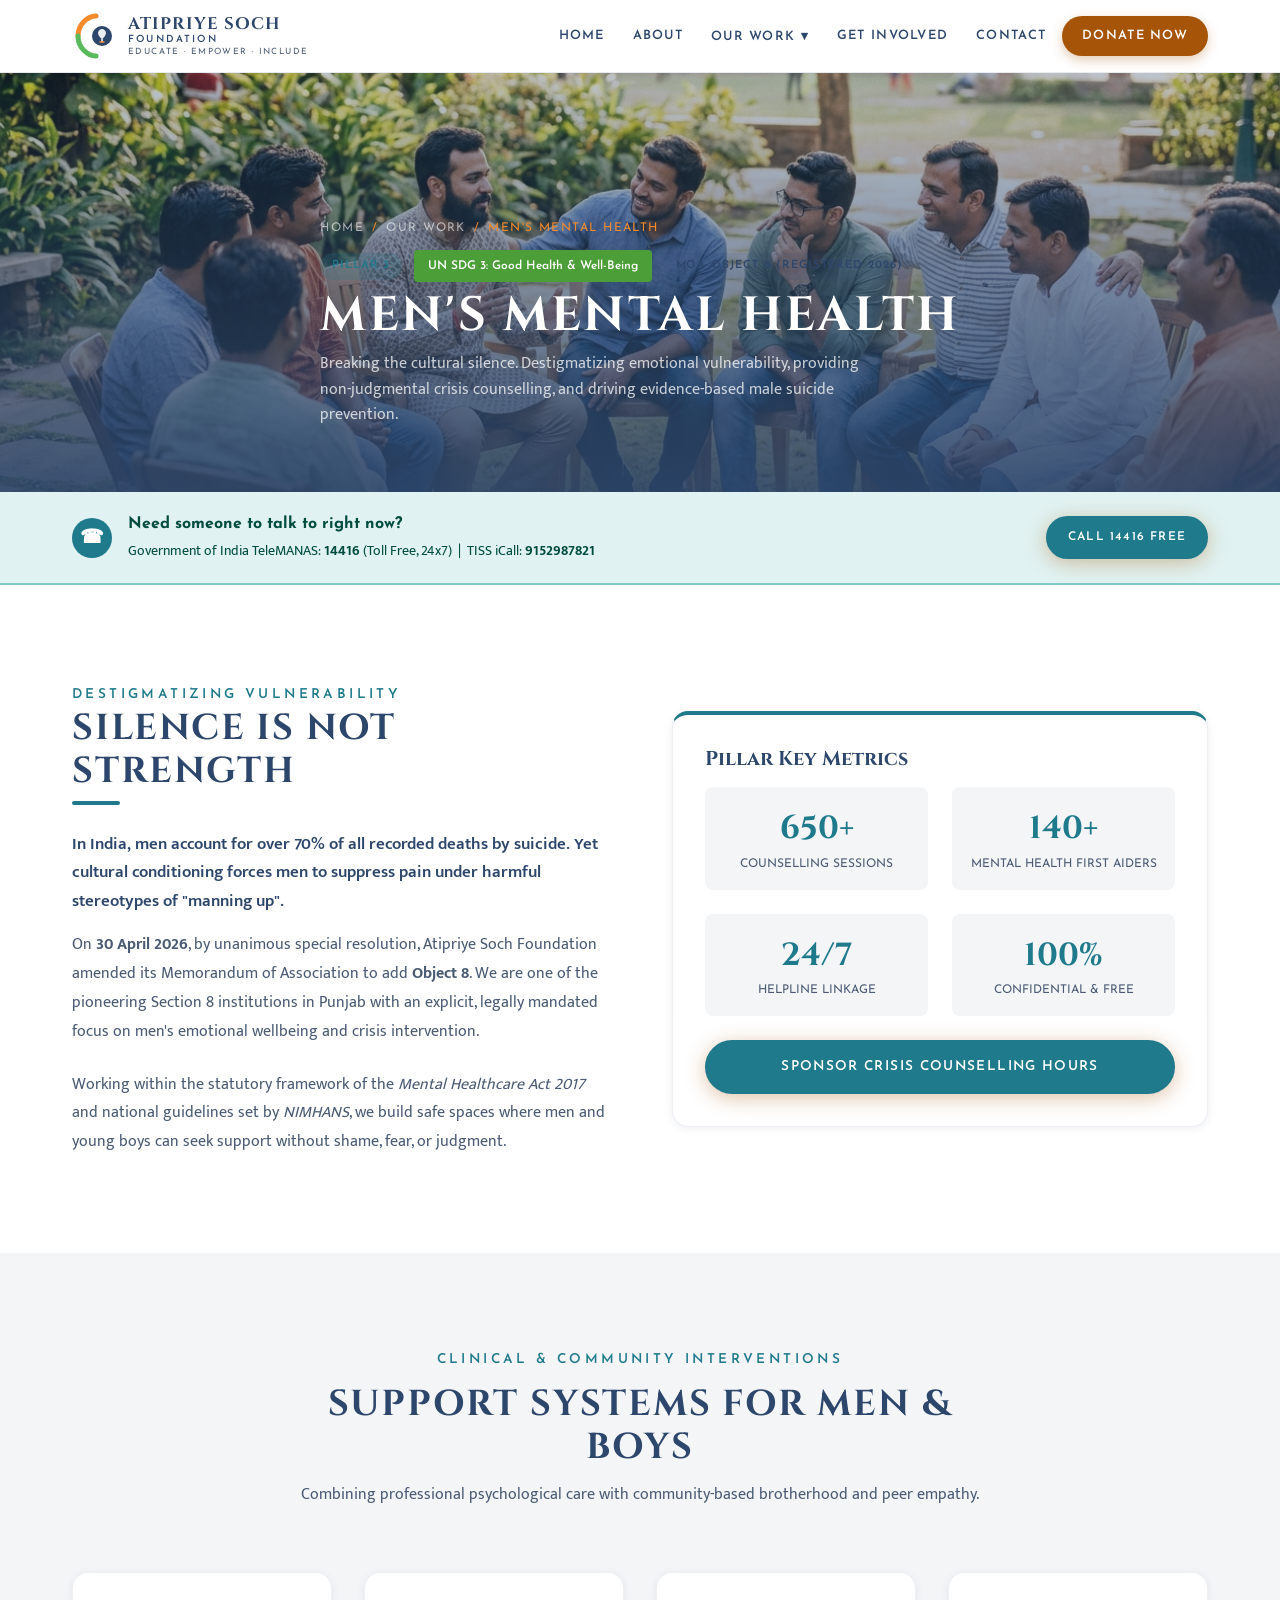
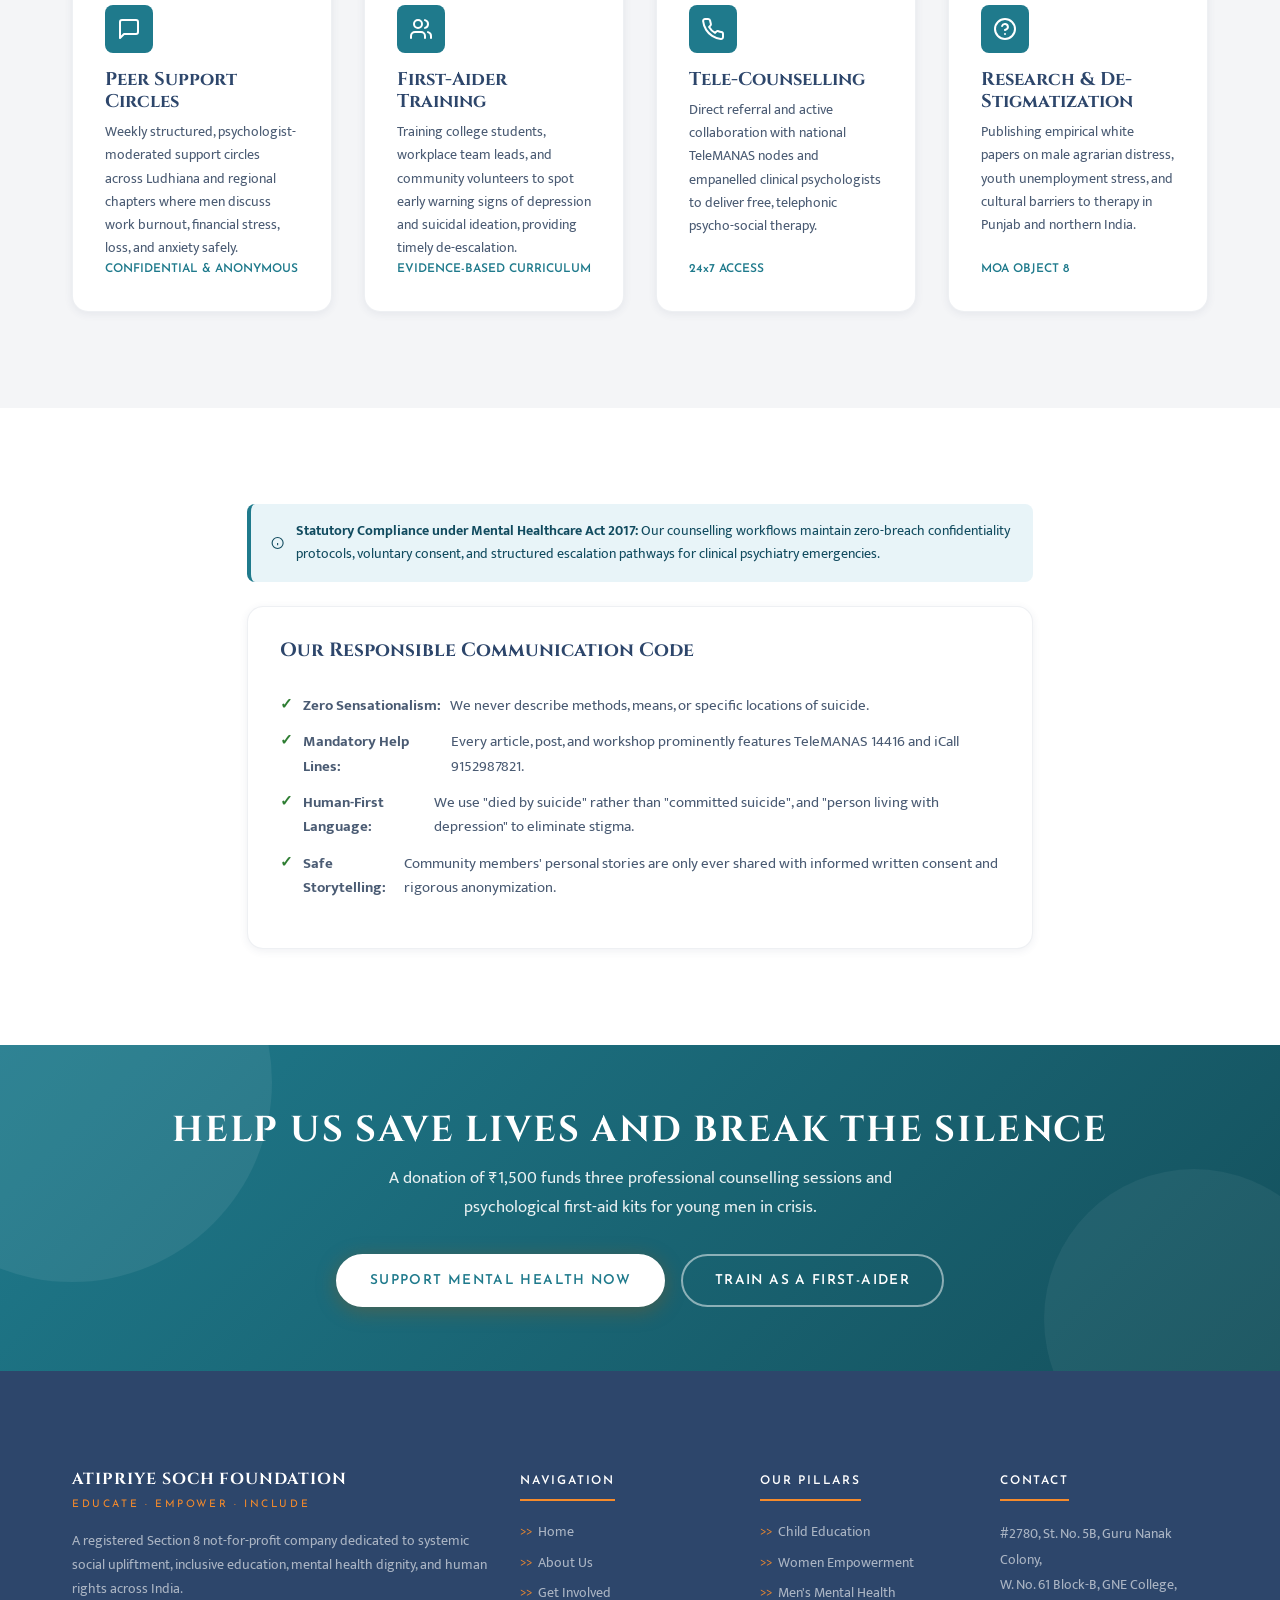
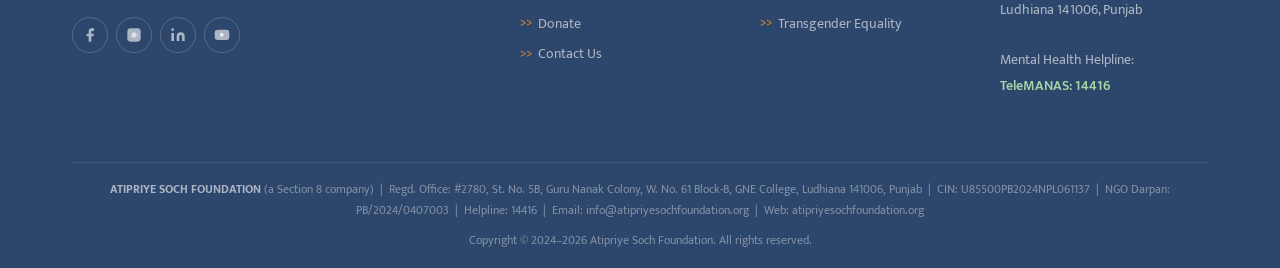
<file: pillar-mental-health.html>
<!DOCTYPE html>
<html lang="en">
<head>
  <meta charset="UTF-8">
  <meta name="viewport" content="width=device-width, initial-scale=1.0">
  <title>Men's Mental Health | Atipriye Soch Foundation</title>
  <meta name="description" content="Breaking silence and stigma surrounding men's mental health in India. Free crisis support, TeleMANAS 14416 helpline, peer support circles, and male suicide prevention.">
  <meta name="keywords" content="Men mental health NGO India, male suicide prevention Punjab, TeleMANAS 14416, mental health helpline, NIMHANS, MOA Object 8, UN SDG 3">
  <link rel="canonical" href="https://atipriyesochfoundation.org/pillar-mental-health.html">
  <link rel="stylesheet" href="style.css">
</head>
<body>

  <!-- NAVBAR -->
  <nav class="navbar" id="navbar" aria-label="Main Navigation">
    <div class="navbar__inner">
      <a href="index.html" class="navbar__logo" aria-label="Atipriye Soch Foundation Home">
        <div class="navbar__logo-icon">
          <svg viewBox="0 0 48 48" fill="none" xmlns="http://www.w3.org/2000/svg" class="logo-svg" aria-hidden="true">
            <path d="M6 24 C6 12 16 4 24 4" stroke="#F68B2B" stroke-width="5" stroke-linecap="round" fill="none"/>
            <path d="M6 24 C6 36 16 44 24 44" stroke="#5AB95A" stroke-width="5" stroke-linecap="round" fill="none"/>
            <circle cx="30" cy="24" r="10" fill="#2D466B"/>
            <path d="M26 21 C26 19 28 17 30 17 C32 17 34 19 34 21 C34 24 30 27 30 27 C30 27 26 24 26 21Z" fill="white" opacity="0.9"/>
            <line x1="30" y1="27" x2="30" y2="30" stroke="white" stroke-width="1.5" stroke-linecap="round"/>
            <path d="M28 30 L32 30" stroke="#F68B2B" stroke-width="1.5" stroke-linecap="round"/>
          </svg>
        </div>
        <div class="navbar__logo-text">
          <div class="navbar__logo-name">Atipriye Soch</div>
          <div class="navbar__logo-descriptor">Foundation</div>
          <div class="navbar__logo-tagline">Educate · Empower · Include</div>
        </div>
      </a>
      <div class="navbar__nav" role="list">
        <a href="index.html" role="listitem">Home</a>
        <a href="about.html" role="listitem">About</a>
        <div class="navbar__dropdown" role="listitem">
          <a href="#pillars" class="active" aria-haspopup="true" aria-expanded="false">Our Work ▾</a>
          <div class="navbar__dropdown-menu" role="menu">
            <a href="pillar-education.html" role="menuitem"><span class="pillar-dot" style="background:#F68B2B"></span>Child Education</a>
            <a href="pillar-women.html" role="menuitem"><span class="pillar-dot" style="background:#5AB95A"></span>Women Empowerment</a>
            <a href="pillar-mental-health.html" role="menuitem" style="color:#1F7A8C;font-weight:700"><span class="pillar-dot" style="background:#1F7A8C"></span>Men's Mental Health</a>
            <a href="pillar-transgender.html" role="menuitem"><span class="pillar-dot" style="background:#7B4FA0"></span>Transgender Equality</a>
          </div>
        </div>
        <a href="get-involved.html" role="listitem">Get Involved</a>
        <a href="contact.html" role="listitem">Contact</a>
        <a href="donate.html" class="navbar__cta" role="listitem">Donate Now</a>
      </div>
      <button class="navbar__hamburger" id="hamburger-btn" aria-label="Open menu" aria-expanded="false">
        <span></span><span></span><span></span>
      </button>
    </div>
  </nav>

  <!-- MOBILE MENU -->
  <div class="mobile-overlay" id="mobile-overlay"></div>
  <div class="mobile-menu" id="mobile-menu" aria-label="Mobile Navigation">
    <button class="mobile-menu__close" id="mobile-close-btn" aria-label="Close menu">✕</button>
    <nav class="mobile-menu__nav">
      <a href="index.html">Home</a>
      <a href="about.html">About Us</a>
      <a href="pillar-education.html">Child Education</a>
      <a href="pillar-women.html">Women Empowerment</a>
      <a href="pillar-mental-health.html" style="color:#1F7A8C;font-weight:700">Men's Mental Health</a>
      <a href="pillar-transgender.html">Transgender Equality</a>
      <a href="get-involved.html">Get Involved</a>
      <a href="contact.html">Contact</a>
      <a href="donate.html" style="color:var(--deep-saffron);font-weight:700">Donate Now</a>
    </nav>
  </div>

  <!-- PAGE HERO -->
  <header class="page-hero">
    <div class="page-hero__bg" style="background-image:url('images/pillar_mental_health.jpg')"></div>
    <div class="page-hero__overlay"></div>
    <div class="container page-hero__content">
      <nav class="page-hero__breadcrumb" aria-label="Breadcrumb">
        <a href="index.html">Home</a> <span>/</span> <a href="index.html#pillars">Our Work</a> <span>/</span> <span>Men's Mental Health</span>
      </nav>
      <div style="display:flex;gap:.75rem;align-items:center;margin-bottom:.5rem;flex-wrap:wrap">
        <span class="badge" style="background:rgba(31,122,140,0.2);color:#1F7A8C">Pillar 3</span>
        <span class="sdg-chip sdg-3">UN SDG 3: Good Health & Well-Being</span>
        <span class="badge badge--navy">MOA Object 8 (Registered 2026)</span>
      </div>
      <h1 class="page-hero__title">Men's Mental Health</h1>
      <p class="page-hero__subtitle">
        Breaking the cultural silence. Destigmatizing emotional vulnerability, providing non-judgmental crisis counselling, and driving evidence-based male suicide prevention.
      </p>
    </div>
  </header>

  <!-- CRISIS HELPLINE CALLOUT -->
  <div style="background:#E0F2F1;border-bottom:2px solid #80CBC4;padding:1.25rem 0">
    <div class="container" style="display:flex;align-items:center;justify-content:space-between;flex-wrap:wrap;gap:1rem">
      <div style="display:flex;align-items:center;gap:1rem">
        <div style="width:40px;height:40px;border-radius:50%;background:#1F7A8C;color:#fff;display:flex;align-items:center;justify-content:center;font-weight:bold;font-size:1.2rem">
          ☎
        </div>
        <div>
          <strong style="color:#004D40;font-family:var(--font-ui);font-size:1rem;display:block">Need someone to talk to right now?</strong>
          <span style="color:#004D40;font-size:.9rem">Government of India TeleMANAS: <strong>14416</strong> (Toll Free, 24x7) &nbsp;|&nbsp; TISS iCall: <strong>9152987821</strong></span>
        </div>
      </div>
      <div>
        <a href="tel:14416" class="btn btn--sm btn--primary" style="background:#1F7A8C;border-color:#1F7A8C">Call 14416 Free</a>
      </div>
    </div>
  </div>

  <!-- OVERVIEW & PHILOSOPHY -->
  <section class="section">
    <div class="container">
      <div class="grid-2" style="align-items:center;gap:var(--space-lg)">
        <div>
          <span class="tagline-text" style="color:#1F7A8C">Destigmatizing Vulnerability</span>
          <h2 class="section-title">Silence Is Not Strength</h2>
          <span class="accent-line" style="background:#1F7A8C"></span>
          <p style="font-size:1.05rem;color:var(--navy);font-weight:600;margin-bottom:1rem;line-height:1.7">
            In India, men account for over 70% of all recorded deaths by suicide. Yet cultural conditioning forces men to suppress pain under harmful stereotypes of "manning up".
          </p>
          <p style="color:var(--slate);line-height:1.8;margin-bottom:1.5rem">
            On <strong>30 April 2026</strong>, by unanimous special resolution, Atipriye Soch Foundation amended its Memorandum of Association to add <strong>Object 8</strong>. We are one of the pioneering Section 8 institutions in Punjab with an explicit, legally mandated focus on men's emotional wellbeing and crisis intervention.
          </p>
          <p style="color:var(--slate);line-height:1.8">
            Working within the statutory framework of the <em>Mental Healthcare Act 2017</em> and national guidelines set by <em>NIMHANS</em>, we build safe spaces where men and young boys can seek support without shame, fear, or judgment.
          </p>
        </div>
        <div>
          <div class="content-box" style="border-top:4px solid #1F7A8C">
            <h3 style="font-size:1.25rem;margin-bottom:1rem;color:var(--navy)">Pillar Key Metrics</h3>
            <div style="display:grid;grid-template-columns:1fr 1fr;gap:1.5rem;margin-bottom:1.5rem">
              <div style="background:var(--mist);padding:1rem;border-radius:var(--radius-md);text-align:center">
                <div style="font-family:var(--font-display);font-size:2rem;font-weight:700;color:#1F7A8C">650+</div>
                <div style="font-family:var(--font-ui);font-size:.75rem;text-transform:uppercase;color:var(--slate)">Counselling Sessions</div>
              </div>
              <div style="background:var(--mist);padding:1rem;border-radius:var(--radius-md);text-align:center">
                <div style="font-family:var(--font-display);font-size:2rem;font-weight:700;color:#1F7A8C">140+</div>
                <div style="font-family:var(--font-ui);font-size:.75rem;text-transform:uppercase;color:var(--slate)">Mental Health First Aiders</div>
              </div>
              <div style="background:var(--mist);padding:1rem;border-radius:var(--radius-md);text-align:center">
                <div style="font-family:var(--font-display);font-size:2rem;font-weight:700;color:#1F7A8C">24/7</div>
                <div style="font-family:var(--font-ui);font-size:.75rem;text-transform:uppercase;color:var(--slate)">Helpline Linkage</div>
              </div>
              <div style="background:var(--mist);padding:1rem;border-radius:var(--radius-md);text-align:center">
                <div style="font-family:var(--font-display);font-size:2rem;font-weight:700;color:#1F7A8C">100%</div>
                <div style="font-family:var(--font-ui);font-size:.75rem;text-transform:uppercase;color:var(--slate)">Confidential & Free</div>
              </div>
            </div>
            <a href="donate.html?pillar=mental-health" class="btn btn--primary" style="background:#1F7A8C;border-color:#1F7A8C;width:100%;justify-content:center">Sponsor Crisis Counselling Hours</a>
          </div>
        </div>
      </div>
    </div>
  </section>

  <!-- KEY INITIATIVES -->
  <section class="section section--mist">
    <div class="container">
      <div class="section-header">
        <span class="tagline-text" style="color:#1F7A8C">Clinical & Community Interventions</span>
        <h2 class="section-title">Support Systems for Men & Boys</h2>
        <p>Combining professional psychological care with community-based brotherhood and peer empathy.</p>
      </div>

      <div class="grid-4">
        <div class="content-box">
          <div class="pillar-card__icon" style="background:#1F7A8C">
            <svg viewBox="0 0 24 24"><path d="M21 15a2 2 0 0 1-2 2H7l-4 4V5a2 2 0 0 1 2-2h14a2 2 0 0 1 2 2z"/></svg>
          </div>
          <h3 style="font-size:1.15rem;margin-bottom:.5rem;color:var(--navy)">Peer Support Circles</h3>
          <p style="font-size:.9rem;color:var(--slate);line-height:1.6;flex:1">
            Weekly structured, psychologist-moderated support circles across Ludhiana and regional chapters where men discuss work burnout, financial stress, loss, and anxiety safely.
          </p>
          <span style="font-size:.75rem;font-family:var(--font-ui);font-weight:600;color:#1F7A8C">CONFIDENTIAL & ANONYMOUS</span>
        </div>

        <div class="content-box">
          <div class="pillar-card__icon" style="background:#1F7A8C">
            <svg viewBox="0 0 24 24"><path d="M16 21v-2a4 4 0 0 0-4-4H6a4 4 0 0 0-4 4v2"/><circle cx="9" cy="7" r="4"/><path d="M22 21v-2a4 4 0 0 0-3-3.87"/><path d="M16 3.13a4 4 0 0 1 0 7.75"/></svg>
          </div>
          <h3 style="font-size:1.15rem;margin-bottom:.5rem;color:var(--navy)">First-Aider Training</h3>
          <p style="font-size:.9rem;color:var(--slate);line-height:1.6;flex:1">
            Training college students, workplace team leads, and community volunteers to spot early warning signs of depression and suicidal ideation, providing timely de-escalation.
          </p>
          <span style="font-size:.75rem;font-family:var(--font-ui);font-weight:600;color:#1F7A8C">EVIDENCE-BASED CURRICULUM</span>
        </div>

        <div class="content-box">
          <div class="pillar-card__icon" style="background:#1F7A8C">
            <svg viewBox="0 0 24 24"><path d="M22 16.92v3a2 2 0 0 1-2.18 2 19.79 19.79 0 0 1-8.63-3.07 19.5 19.5 0 0 1-6-6 19.79 19.79 0 0 1-3.07-8.67A2 2 0 0 1 4.11 2h3a2 2 0 0 1 2 1.72 12.84 12.84 0 0 0 .7 2.81 2 2 0 0 1-.45 2.11L8.09 9.91a16 16 0 0 0 6 6l1.27-1.27a2 2 0 0 1 2.11-.45 12.84 12.84 0 0 0 2.81.7A2 2 0 0 1 22 16.92z"/></svg>
          </div>
          <h3 style="font-size:1.15rem;margin-bottom:.5rem;color:var(--navy)">Tele-Counselling</h3>
          <p style="font-size:.9rem;color:var(--slate);line-height:1.6;flex:1">
            Direct referral and active collaboration with national TeleMANAS nodes and empanelled clinical psychologists to deliver free, telephonic psycho-social therapy.
          </p>
          <span style="font-size:.75rem;font-family:var(--font-ui);font-weight:600;color:#1F7A8C">24x7 ACCESS</span>
        </div>

        <div class="content-box">
          <div class="pillar-card__icon" style="background:#1F7A8C">
            <svg viewBox="0 0 24 24"><circle cx="12" cy="12" r="10"/><path d="M9.09 9a3 3 0 0 1 5.83 1c0 2-3 3-3 3"/><line x1="12" y1="17" x2="12.01" y2="17"/></svg>
          </div>
          <h3 style="font-size:1.15rem;margin-bottom:.5rem;color:var(--navy)">Research & De-Stigmatization</h3>
          <p style="font-size:.9rem;color:var(--slate);line-height:1.6;flex:1">
            Publishing empirical white papers on male agrarian distress, youth unemployment stress, and cultural barriers to therapy in Punjab and northern India.
          </p>
          <span style="font-size:.75rem;font-family:var(--font-ui);font-weight:600;color:#1F7A8C">MOA OBJECT 8</span>
        </div>
      </div>
    </div>
  </section>

  <!-- STATUTORY COMPLIANCE NOTE -->
  <section class="section">
    <div class="container" style="max-width:850px">
      <div class="alert-box alert-box--info">
        <svg viewBox="0 0 24 24" width="24" height="24" fill="none" stroke="currentColor" stroke-width="2"><circle cx="12" cy="12" r="10"/><line x1="12" y1="16" x2="12" y2="12"/><line x1="12" y1="8" x2="12.01" y2="8"/></svg>
        <div>
          <strong>Statutory Compliance under Mental Healthcare Act 2017:</strong>
          Our counselling workflows maintain zero-breach confidentiality protocols, voluntary consent, and structured escalation pathways for clinical psychiatry emergencies.
        </div>
      </div>

      <div class="content-box">
        <h3 style="color:var(--navy);font-size:1.2rem;margin-bottom:1rem">Our Responsible Communication Code</h3>
        <ul class="feature-list">
          <li><strong>Zero Sensationalism:</strong> We never describe methods, means, or specific locations of suicide.</li>
          <li><strong>Mandatory Help Lines:</strong> Every article, post, and workshop prominently features TeleMANAS 14416 and iCall 9152987821.</li>
          <li><strong>Human-First Language:</strong> We use "died by suicide" rather than "committed suicide", and "person living with depression" to eliminate stigma.</li>
          <li><strong>Safe Storytelling:</strong> Community members' personal stories are only ever shared with informed written consent and rigorous anonymization.</li>
        </ul>
      </div>
    </div>
  </section>

  <!-- CTA STRIP -->
  <section class="donate-strip" style="background:linear-gradient(135deg, #1f7a8c, #14505c)">
    <div class="container">
      <h2 class="section-title">Help Us Save Lives and Break the Silence</h2>
      <p>A donation of ₹1,500 funds three professional counselling sessions and psychological first-aid kits for young men in crisis.</p>
      <div style="display:flex;gap:1rem;justify-content:center;flex-wrap:wrap">
        <a href="donate.html?pillar=mental-health" class="btn btn--primary" style="background:var(--white);color:#1F7A8C;border-color:var(--white)">Support Mental Health Now</a>
        <a href="get-involved.html" class="btn btn--secondary">Train as a First-Aider</a>
      </div>
    </div>
  </section>

  <!-- FOOTER -->
  <footer class="footer">
    <div class="container">
      <div class="footer__grid">
        <div class="footer__brand">
          <div class="footer__brand-name">Atipriye Soch Foundation</div>
          <div class="footer__brand-tagline">Educate · Empower · Include</div>
          <p>A registered Section 8 not-for-profit company dedicated to systemic social upliftment, inclusive education, mental health dignity, and human rights across India.</p>
          <div class="footer__social" aria-label="Social media links">
            <a href="#" aria-label="Facebook"><svg viewBox="0 0 24 24"><path d="M18 2h-3a5 5 0 00-5 5v3H7v4h3v8h4v-8h3l1-4h-4V7a1 1 0 011-1h3z"/></svg></a>
            <a href="#" aria-label="Instagram"><svg viewBox="0 0 24 24"><rect x="2" y="2" width="20" height="20" rx="5" ry="5"/><path d="M16 11.37A4 4 0 1112.63 8 4 4 0 0116 11.37z"/><line x1="17.5" y1="6.5" x2="17.51" y2="6.5"/></svg></a>
            <a href="#" aria-label="LinkedIn"><svg viewBox="0 0 24 24"><path d="M16 8a6 6 0 016 6v7h-4v-7a2 2 0 00-2-2 2 2 0 00-2 2v7h-4v-7a6 6 0 016-6zM2 9h4v12H2z"/><circle cx="4" cy="4" r="2"/></svg></a>
            <a href="#" aria-label="YouTube"><svg viewBox="0 0 24 24"><path d="M22.54 6.42a2.78 2.78 0 00-1.94-2C18.88 4 12 4 12 4s-6.88 0-8.6.46a2.78 2.78 0 00-1.94 2A29 29 0 001 11.75a29 29 0 00.46 5.33A2.78 2.78 0 003.4 19.1c1.72.46 8.6.46 8.6.46s6.88 0 8.6-.46a2.78 2.78 0 001.94-2 29 29 0 00.46-5.25 29 29 0 00-.46-5.43z"/><polygon points="9.75 15.02 15.5 11.75 9.75 8.48 9.75 15.02" fill="white"/></svg></a>
          </div>
        </div>
        <div>
          <div class="footer__col-title">Navigation</div>
          <div class="footer__links">
            <a href="index.html">Home</a>
            <a href="about.html">About Us</a>
            <a href="get-involved.html">Get Involved</a>
            <a href="donate.html">Donate</a>
            <a href="contact.html">Contact Us</a>
          </div>
        </div>
        <div>
          <div class="footer__col-title">Our Pillars</div>
          <div class="footer__links">
            <a href="pillar-education.html">Child Education</a>
            <a href="pillar-women.html">Women Empowerment</a>
            <a href="pillar-mental-health.html">Men's Mental Health</a>
            <a href="pillar-transgender.html">Transgender Equality</a>
          </div>
        </div>
        <div>
          <div class="footer__col-title">Contact</div>
          <div style="font-family:var(--font-body);font-size:.875rem;color:rgba(255,255,255,.6);line-height:1.8">
            <p>#2780, St. No. 5B, Guru Nanak Colony,<br>W. No. 61 Block-B, GNE College,<br>Ludhiana 141006, Punjab</p>
            <br>
            <p>Mental Health Helpline:<br><a href="tel:14416" style="color:#a5d6a7;font-weight:600">TeleMANAS: 14416</a></p>
          </div>
        </div>
      </div>
      <div class="footer__legal">
        <p>
          <strong>ATIPRIYE SOCH FOUNDATION</strong> (a Section 8 company) &nbsp;|&nbsp;
          Regd. Office: #2780, St. No. 5B, Guru Nanak Colony, W. No. 61 Block-B, GNE College, Ludhiana 141006, Punjab &nbsp;|&nbsp;
          CIN: U85500PB2024NPL061137 &nbsp;|&nbsp; NGO Darpan: PB/2024/0407003 &nbsp;|&nbsp;
          Helpline: 14416 &nbsp;|&nbsp; Email: info@atipriyesochfoundation.org &nbsp;|&nbsp; Web: atipriyesochfoundation.org
        </p>
        <p style="margin-top:.5rem">Copyright &copy; 2024–2026 Atipriye Soch Foundation. All rights reserved.</p>
      </div>
    </div>
  </footer>

  <script>
    // Navbar scroll
    window.addEventListener('scroll', () => {
      document.getElementById('navbar').classList.toggle('scrolled', window.scrollY > 40);
    });

    // Mobile menu
    const hamburger = document.getElementById('hamburger-btn');
    const mobileMenu = document.getElementById('mobile-menu');
    const overlay = document.getElementById('mobile-overlay');
    const closeBtn = document.getElementById('mobile-close-btn');

    function openMenu() {
      mobileMenu.classList.add('open');
      overlay.classList.add('open');
      hamburger.setAttribute('aria-expanded', 'true');
      document.body.style.overflow = 'hidden';
    }
    function closeMenu() {
      mobileMenu.classList.remove('open');
      overlay.classList.remove('open');
      hamburger.setAttribute('aria-expanded', 'false');
      document.body.style.overflow = '';
    }

    hamburger.addEventListener('click', openMenu);
    closeBtn.addEventListener('click', closeMenu);
    overlay.addEventListener('click', closeMenu);
  </script>
</body>
</html>
</file>
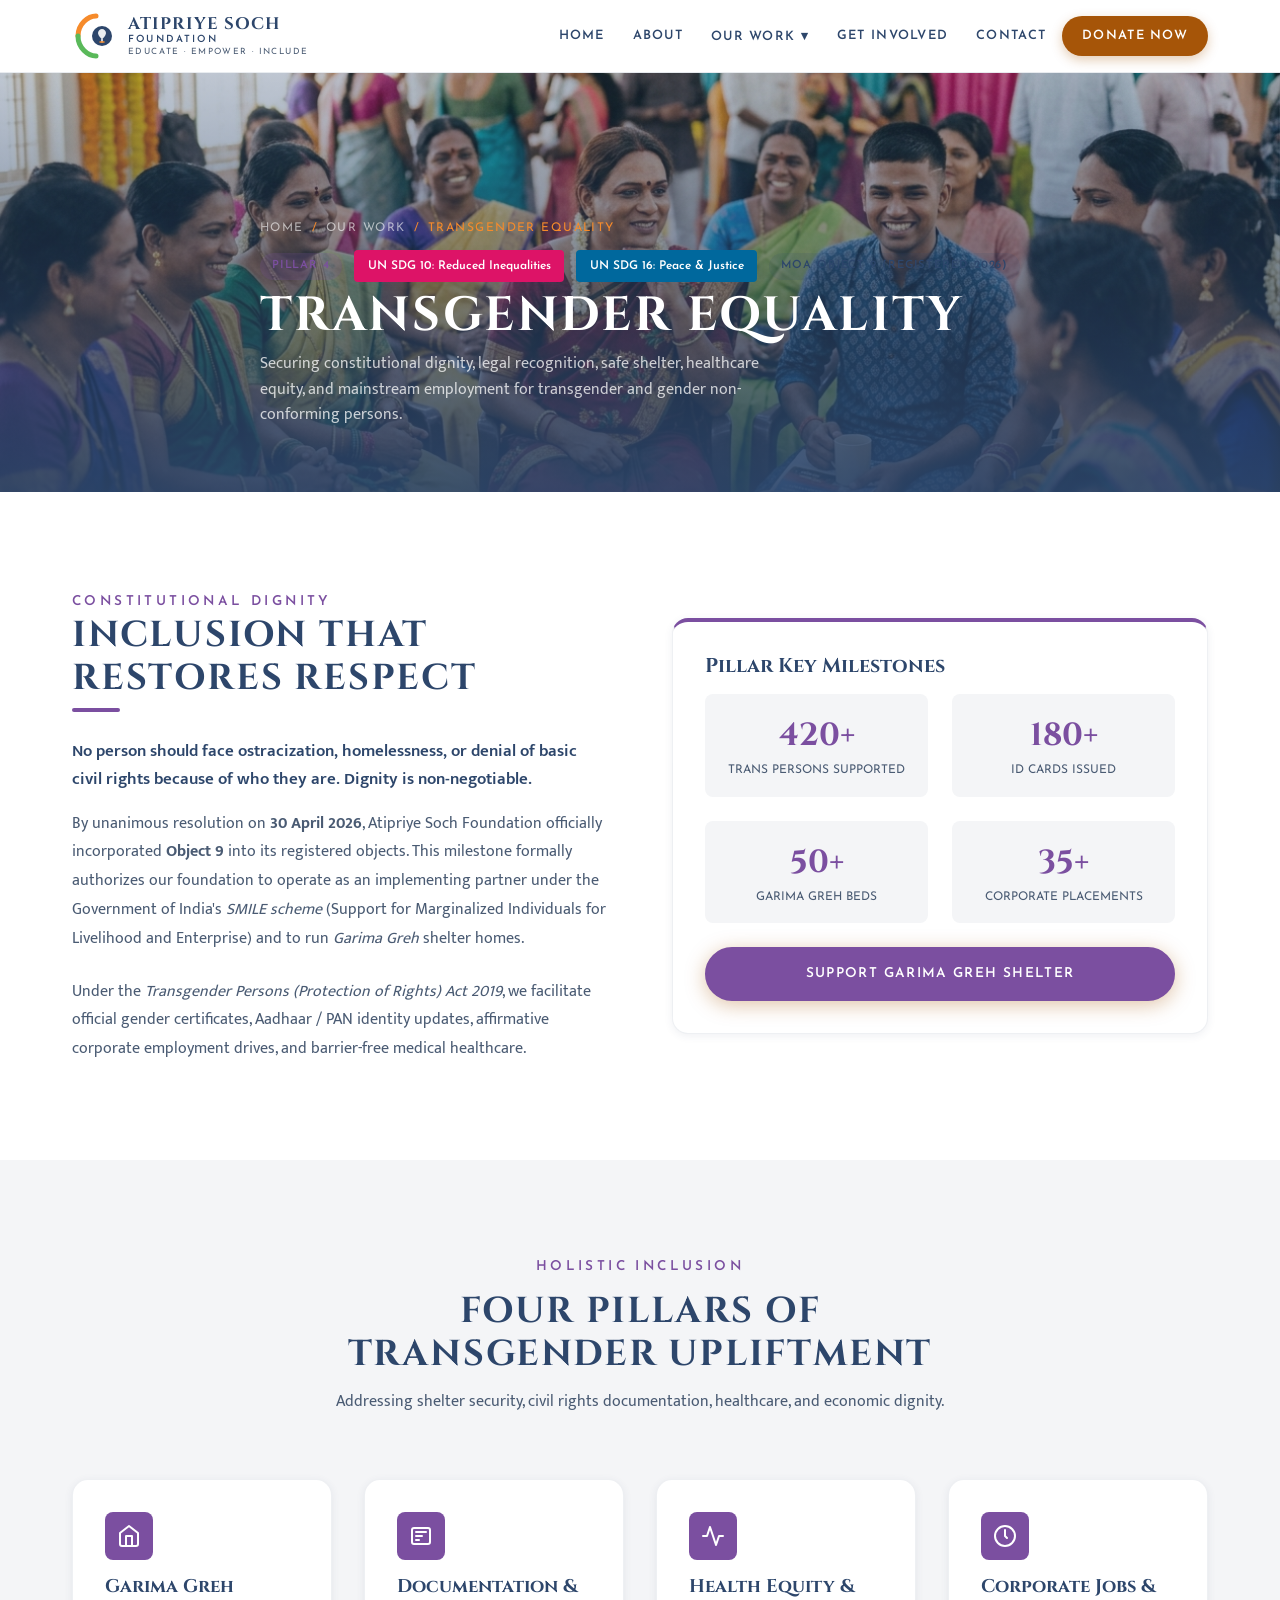
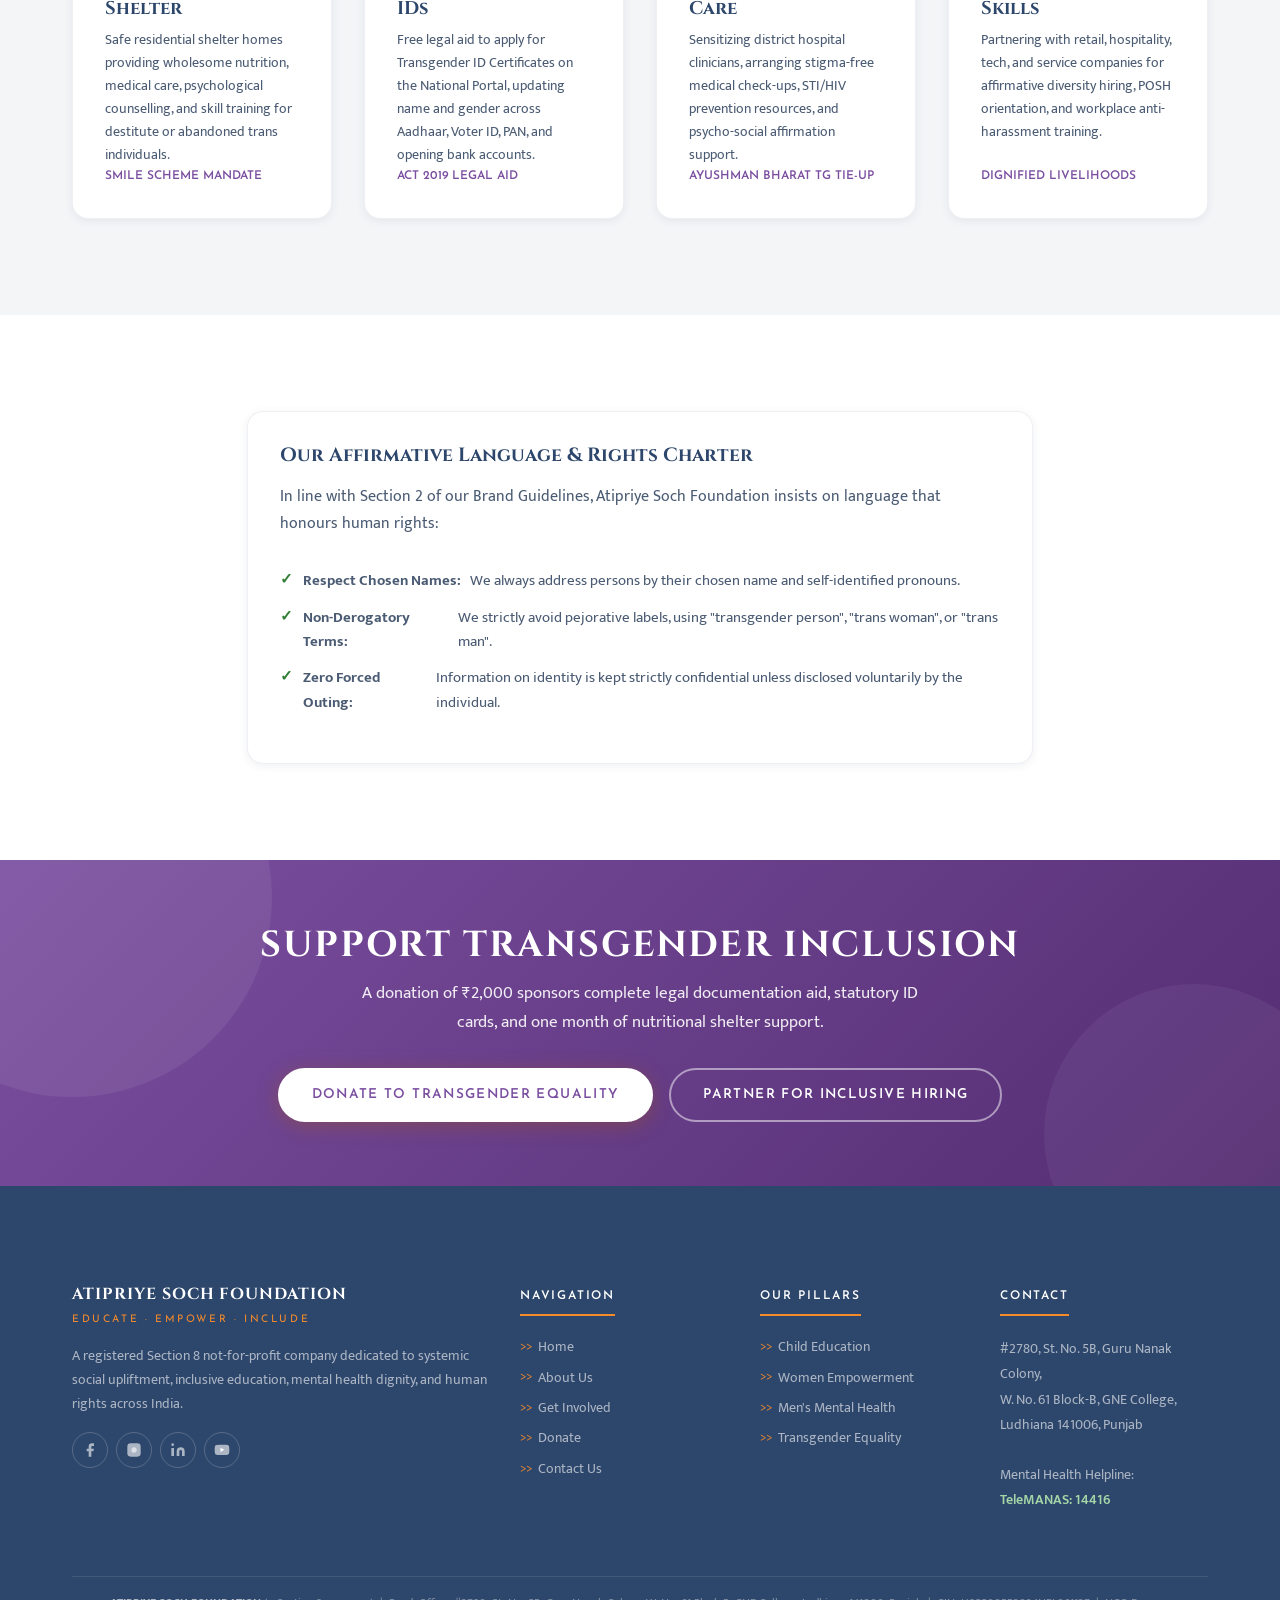
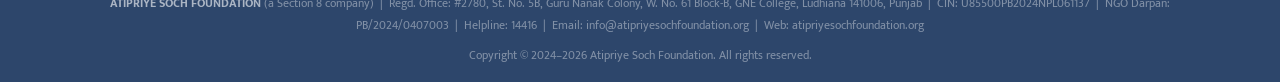
<file: pillar-transgender.html>
<!DOCTYPE html>
<html lang="en">
<head>
  <meta charset="UTF-8">
  <meta name="viewport" content="width=device-width, initial-scale=1.0">
  <title>Transgender Equality & Inclusion | Atipriye Soch Foundation</title>
  <meta name="description" content="Championing equal rights, Garima Greh shelter, legal identity documentation, SMILE scheme implementation, and dignified livelihoods for transgender and gender non-conforming persons in Punjab and India.">
  <meta name="keywords" content="Transgender equality NGO Punjab, Garima Greh Ludhiana, SMILE scheme, Transgender Persons Act 2019, MOA Object 9, UN SDG 10">
  <link rel="canonical" href="https://atipriyesochfoundation.org/pillar-transgender.html">
  <link rel="stylesheet" href="style.css">
</head>
<body>

  <!-- NAVBAR -->
  <nav class="navbar" id="navbar" aria-label="Main Navigation">
    <div class="navbar__inner">
      <a href="index.html" class="navbar__logo" aria-label="Atipriye Soch Foundation Home">
        <div class="navbar__logo-icon">
          <svg viewBox="0 0 48 48" fill="none" xmlns="http://www.w3.org/2000/svg" class="logo-svg" aria-hidden="true">
            <path d="M6 24 C6 12 16 4 24 4" stroke="#F68B2B" stroke-width="5" stroke-linecap="round" fill="none"/>
            <path d="M6 24 C6 36 16 44 24 44" stroke="#5AB95A" stroke-width="5" stroke-linecap="round" fill="none"/>
            <circle cx="30" cy="24" r="10" fill="#2D466B"/>
            <path d="M26 21 C26 19 28 17 30 17 C32 17 34 19 34 21 C34 24 30 27 30 27 C30 27 26 24 26 21Z" fill="white" opacity="0.9"/>
            <line x1="30" y1="27" x2="30" y2="30" stroke="white" stroke-width="1.5" stroke-linecap="round"/>
            <path d="M28 30 L32 30" stroke="#F68B2B" stroke-width="1.5" stroke-linecap="round"/>
          </svg>
        </div>
        <div class="navbar__logo-text">
          <div class="navbar__logo-name">Atipriye Soch</div>
          <div class="navbar__logo-descriptor">Foundation</div>
          <div class="navbar__logo-tagline">Educate · Empower · Include</div>
        </div>
      </a>
      <div class="navbar__nav" role="list">
        <a href="index.html" role="listitem">Home</a>
        <a href="about.html" role="listitem">About</a>
        <div class="navbar__dropdown" role="listitem">
          <a href="#pillars" class="active" aria-haspopup="true" aria-expanded="false">Our Work ▾</a>
          <div class="navbar__dropdown-menu" role="menu">
            <a href="pillar-education.html" role="menuitem"><span class="pillar-dot" style="background:#F68B2B"></span>Child Education</a>
            <a href="pillar-women.html" role="menuitem"><span class="pillar-dot" style="background:#5AB95A"></span>Women Empowerment</a>
            <a href="pillar-mental-health.html" role="menuitem"><span class="pillar-dot" style="background:#1F7A8C"></span>Men's Mental Health</a>
            <a href="pillar-transgender.html" role="menuitem" style="color:#7B4FA0;font-weight:700"><span class="pillar-dot" style="background:#7B4FA0"></span>Transgender Equality</a>
          </div>
        </div>
        <a href="get-involved.html" role="listitem">Get Involved</a>
        <a href="contact.html" role="listitem">Contact</a>
        <a href="donate.html" class="navbar__cta" role="listitem">Donate Now</a>
      </div>
      <button class="navbar__hamburger" id="hamburger-btn" aria-label="Open menu" aria-expanded="false">
        <span></span><span></span><span></span>
      </button>
    </div>
  </nav>

  <!-- MOBILE MENU -->
  <div class="mobile-overlay" id="mobile-overlay"></div>
  <div class="mobile-menu" id="mobile-menu" aria-label="Mobile Navigation">
    <button class="mobile-menu__close" id="mobile-close-btn" aria-label="Close menu">✕</button>
    <nav class="mobile-menu__nav">
      <a href="index.html">Home</a>
      <a href="about.html">About Us</a>
      <a href="pillar-education.html">Child Education</a>
      <a href="pillar-women.html">Women Empowerment</a>
      <a href="pillar-mental-health.html">Men's Mental Health</a>
      <a href="pillar-transgender.html" style="color:#7B4FA0;font-weight:700">Transgender Equality</a>
      <a href="get-involved.html">Get Involved</a>
      <a href="contact.html">Contact</a>
      <a href="donate.html" style="color:var(--deep-saffron);font-weight:700">Donate Now</a>
    </nav>
  </div>

  <!-- PAGE HERO -->
  <header class="page-hero">
    <div class="page-hero__bg" style="background-image:url('images/pillar_transgender.jpg')"></div>
    <div class="page-hero__overlay"></div>
    <div class="container page-hero__content">
      <nav class="page-hero__breadcrumb" aria-label="Breadcrumb">
        <a href="index.html">Home</a> <span>/</span> <a href="index.html#pillars">Our Work</a> <span>/</span> <span>Transgender Equality</span>
      </nav>
      <div style="display:flex;gap:.75rem;align-items:center;margin-bottom:.5rem;flex-wrap:wrap">
        <span class="badge" style="background:rgba(123,79,160,0.2);color:#7B4FA0">Pillar 4</span>
        <span class="sdg-chip sdg-10">UN SDG 10: Reduced Inequalities</span>
        <span class="sdg-chip sdg-16">UN SDG 16: Peace & Justice</span>
        <span class="badge badge--navy">MOA Object 9 (Registered 2026)</span>
      </div>
      <h1 class="page-hero__title">Transgender Equality</h1>
      <p class="page-hero__subtitle">
        Securing constitutional dignity, legal recognition, safe shelter, healthcare equity, and mainstream employment for transgender and gender non-conforming persons.
      </p>
    </div>
  </header>

  <!-- OVERVIEW & PHILOSOPHY -->
  <section class="section">
    <div class="container">
      <div class="grid-2" style="align-items:center;gap:var(--space-lg)">
        <div>
          <span class="tagline-text" style="color:#7B4FA0">Constitutional Dignity</span>
          <h2 class="section-title">Inclusion That Restores Respect</h2>
          <span class="accent-line" style="background:#7B4FA0"></span>
          <p style="font-size:1.05rem;color:var(--navy);font-weight:600;margin-bottom:1rem;line-height:1.7">
            No person should face ostracization, homelessness, or denial of basic civil rights because of who they are. Dignity is non-negotiable.
          </p>
          <p style="color:var(--slate);line-height:1.8;margin-bottom:1.5rem">
            By unanimous resolution on <strong>30 April 2026</strong>, Atipriye Soch Foundation officially incorporated <strong>Object 9</strong> into its registered objects. This milestone formally authorizes our foundation to operate as an implementing partner under the Government of India's <em>SMILE scheme</em> (Support for Marginalized Individuals for Livelihood and Enterprise) and to run <em>Garima Greh</em> shelter homes.
          </p>
          <p style="color:var(--slate);line-height:1.8">
            Under the <em>Transgender Persons (Protection of Rights) Act 2019</em>, we facilitate official gender certificates, Aadhaar / PAN identity updates, affirmative corporate employment drives, and barrier-free medical healthcare.
          </p>
        </div>
        <div>
          <div class="content-box" style="border-top:4px solid #7B4FA0">
            <h3 style="font-size:1.25rem;margin-bottom:1rem;color:var(--navy)">Pillar Key Milestones</h3>
            <div style="display:grid;grid-template-columns:1fr 1fr;gap:1.5rem;margin-bottom:1.5rem">
              <div style="background:var(--mist);padding:1rem;border-radius:var(--radius-md);text-align:center">
                <div style="font-family:var(--font-display);font-size:2rem;font-weight:700;color:#7B4FA0">420+</div>
                <div style="font-family:var(--font-ui);font-size:.75rem;text-transform:uppercase;color:var(--slate)">Trans Persons Supported</div>
              </div>
              <div style="background:var(--mist);padding:1rem;border-radius:var(--radius-md);text-align:center">
                <div style="font-family:var(--font-display);font-size:2rem;font-weight:700;color:#7B4FA0">180+</div>
                <div style="font-family:var(--font-ui);font-size:.75rem;text-transform:uppercase;color:var(--slate)">ID Cards Issued</div>
              </div>
              <div style="background:var(--mist);padding:1rem;border-radius:var(--radius-md);text-align:center">
                <div style="font-family:var(--font-display);font-size:2rem;font-weight:700;color:#7B4FA0">50+</div>
                <div style="font-family:var(--font-ui);font-size:.75rem;text-transform:uppercase;color:var(--slate)">Garima Greh Beds</div>
              </div>
              <div style="background:var(--mist);padding:1rem;border-radius:var(--radius-md);text-align:center">
                <div style="font-family:var(--font-display);font-size:2rem;font-weight:700;color:#7B4FA0">35+</div>
                <div style="font-family:var(--font-ui);font-size:.75rem;text-transform:uppercase;color:var(--slate)">Corporate Placements</div>
              </div>
            </div>
            <a href="donate.html?pillar=transgender" class="btn btn--primary" style="background:#7B4FA0;border-color:#7B4FA0;width:100%;justify-content:center">Support Garima Greh Shelter</a>
          </div>
        </div>
      </div>
    </div>
  </section>

  <!-- FOUR PATHWAYS -->
  <section class="section section--mist">
    <div class="container">
      <div class="section-header">
        <span class="tagline-text" style="color:#7B4FA0">Holistic Inclusion</span>
        <h2 class="section-title">Four Pillars of Transgender Upliftment</h2>
        <p>Addressing shelter security, civil rights documentation, healthcare, and economic dignity.</p>
      </div>

      <div class="grid-4">
        <div class="content-box">
          <div class="pillar-card__icon" style="background:#7B4FA0">
            <svg viewBox="0 0 24 24"><path d="M3 9l9-7 9 7v11a2 2 0 0 1-2 2H5a2 2 0 0 1-2-2z"/><polyline points="9 22 9 12 15 12 15 22"/></svg>
          </div>
          <h3 style="font-size:1.15rem;margin-bottom:.5rem;color:var(--navy)">Garima Greh Shelter</h3>
          <p style="font-size:.9rem;color:var(--slate);line-height:1.6;flex:1">
            Safe residential shelter homes providing wholesome nutrition, medical care, psychological counselling, and skill training for destitute or abandoned trans individuals.
          </p>
          <span style="font-size:.75rem;font-family:var(--font-ui);font-weight:600;color:#7B4FA0">SMILE SCHEME MANDATE</span>
        </div>

        <div class="content-box">
          <div class="pillar-card__icon" style="background:#7B4FA0">
            <svg viewBox="0 0 24 24"><rect x="3" y="4" width="18" height="16" rx="2"/><line x1="7" y1="8" x2="17" y2="8"/><line x1="7" y1="12" x2="13" y2="12"/><line x1="7" y1="16" x2="10" y2="16"/></svg>
          </div>
          <h3 style="font-size:1.15rem;margin-bottom:.5rem;color:var(--navy)">Documentation & IDs</h3>
          <p style="font-size:.9rem;color:var(--slate);line-height:1.6;flex:1">
            Free legal aid to apply for Transgender ID Certificates on the National Portal, updating name and gender across Aadhaar, Voter ID, PAN, and opening bank accounts.
          </p>
          <span style="font-size:.75rem;font-family:var(--font-ui);font-weight:600;color:#7B4FA0">ACT 2019 LEGAL AID</span>
        </div>

        <div class="content-box">
          <div class="pillar-card__icon" style="background:#7B4FA0">
            <svg viewBox="0 0 24 24"><path d="M22 12h-4l-3 9L9 3l-3 9H2"/></svg>
          </div>
          <h3 style="font-size:1.15rem;margin-bottom:.5rem;color:var(--navy)">Health Equity & Care</h3>
          <p style="font-size:.9rem;color:var(--slate);line-height:1.6;flex:1">
            Sensitizing district hospital clinicians, arranging stigma-free medical check-ups, STI/HIV prevention resources, and psycho-social affirmation support.
          </p>
          <span style="font-size:.75rem;font-family:var(--font-ui);font-weight:600;color:#7B4FA0">AYUSHMAN BHARAT TG TIE-UP</span>
        </div>

        <div class="content-box">
          <div class="pillar-card__icon" style="background:#7B4FA0">
            <svg viewBox="0 0 24 24"><circle cx="12" cy="12" r="10"/><polyline points="12 6 12 12 14 14"/></svg>
          </div>
          <h3 style="font-size:1.15rem;margin-bottom:.5rem;color:var(--navy)">Corporate Jobs & Skills</h3>
          <p style="font-size:.9rem;color:var(--slate);line-height:1.6;flex:1">
            Partnering with retail, hospitality, tech, and service companies for affirmative diversity hiring, POSH orientation, and workplace anti-harassment training.
          </p>
          <span style="font-size:.75rem;font-family:var(--font-ui);font-weight:600;color:#7B4FA0">DIGNIFIED LIVELIHOODS</span>
        </div>
      </div>
    </div>
  </section>

  <!-- RESPECTFUL LANGUAGE COMMITMENT -->
  <section class="section">
    <div class="container" style="max-width:850px">
      <div class="content-box">
        <h3 style="color:var(--navy);font-size:1.2rem;margin-bottom:1rem">Our Affirmative Language & Rights Charter</h3>
        <p style="color:var(--slate);line-height:1.7;margin-bottom:1rem">
          In line with Section 2 of our Brand Guidelines, Atipriye Soch Foundation insists on language that honours human rights:
        </p>
        <ul class="feature-list">
          <li><strong>Respect Chosen Names:</strong> We always address persons by their chosen name and self-identified pronouns.</li>
          <li><strong>Non-Derogatory Terms:</strong> We strictly avoid pejorative labels, using "transgender person", "trans woman", or "trans man".</li>
          <li><strong>Zero Forced Outing:</strong> Information on identity is kept strictly confidential unless disclosed voluntarily by the individual.</li>
        </ul>
      </div>
    </div>
  </section>

  <!-- CTA STRIP -->
  <section class="donate-strip" style="background:linear-gradient(135deg, #7b4fa0, #542d72)">
    <div class="container">
      <h2 class="section-title">Support Transgender Inclusion</h2>
      <p>A donation of ₹2,000 sponsors complete legal documentation aid, statutory ID cards, and one month of nutritional shelter support.</p>
      <div style="display:flex;gap:1rem;justify-content:center;flex-wrap:wrap">
        <a href="donate.html?pillar=transgender" class="btn btn--primary" style="background:var(--white);color:#7B4FA0;border-color:var(--white)">Donate to Transgender Equality</a>
        <a href="get-involved.html" class="btn btn--secondary">Partner for Inclusive Hiring</a>
      </div>
    </div>
  </section>

  <!-- FOOTER -->
  <footer class="footer">
    <div class="container">
      <div class="footer__grid">
        <div class="footer__brand">
          <div class="footer__brand-name">Atipriye Soch Foundation</div>
          <div class="footer__brand-tagline">Educate · Empower · Include</div>
          <p>A registered Section 8 not-for-profit company dedicated to systemic social upliftment, inclusive education, mental health dignity, and human rights across India.</p>
          <div class="footer__social" aria-label="Social media links">
            <a href="#" aria-label="Facebook"><svg viewBox="0 0 24 24"><path d="M18 2h-3a5 5 0 00-5 5v3H7v4h3v8h4v-8h3l1-4h-4V7a1 1 0 011-1h3z"/></svg></a>
            <a href="#" aria-label="Instagram"><svg viewBox="0 0 24 24"><rect x="2" y="2" width="20" height="20" rx="5" ry="5"/><path d="M16 11.37A4 4 0 1112.63 8 4 4 0 0116 11.37z"/><line x1="17.5" y1="6.5" x2="17.51" y2="6.5"/></svg></a>
            <a href="#" aria-label="LinkedIn"><svg viewBox="0 0 24 24"><path d="M16 8a6 6 0 016 6v7h-4v-7a2 2 0 00-2-2 2 2 0 00-2 2v7h-4v-7a6 6 0 016-6zM2 9h4v12H2z"/><circle cx="4" cy="4" r="2"/></svg></a>
            <a href="#" aria-label="YouTube"><svg viewBox="0 0 24 24"><path d="M22.54 6.42a2.78 2.78 0 00-1.94-2C18.88 4 12 4 12 4s-6.88 0-8.6.46a2.78 2.78 0 00-1.94 2A29 29 0 001 11.75a29 29 0 00.46 5.33A2.78 2.78 0 003.4 19.1c1.72.46 8.6.46 8.6.46s6.88 0 8.6-.46a2.78 2.78 0 001.94-2 29 29 0 00.46-5.25 29 29 0 00-.46-5.43z"/><polygon points="9.75 15.02 15.5 11.75 9.75 8.48 9.75 15.02" fill="white"/></svg></a>
          </div>
        </div>
        <div>
          <div class="footer__col-title">Navigation</div>
          <div class="footer__links">
            <a href="index.html">Home</a>
            <a href="about.html">About Us</a>
            <a href="get-involved.html">Get Involved</a>
            <a href="donate.html">Donate</a>
            <a href="contact.html">Contact Us</a>
          </div>
        </div>
        <div>
          <div class="footer__col-title">Our Pillars</div>
          <div class="footer__links">
            <a href="pillar-education.html">Child Education</a>
            <a href="pillar-women.html">Women Empowerment</a>
            <a href="pillar-mental-health.html">Men's Mental Health</a>
            <a href="pillar-transgender.html">Transgender Equality</a>
          </div>
        </div>
        <div>
          <div class="footer__col-title">Contact</div>
          <div style="font-family:var(--font-body);font-size:.875rem;color:rgba(255,255,255,.6);line-height:1.8">
            <p>#2780, St. No. 5B, Guru Nanak Colony,<br>W. No. 61 Block-B, GNE College,<br>Ludhiana 141006, Punjab</p>
            <br>
            <p>Mental Health Helpline:<br><a href="tel:14416" style="color:#a5d6a7;font-weight:600">TeleMANAS: 14416</a></p>
          </div>
        </div>
      </div>
      <div class="footer__legal">
        <p>
          <strong>ATIPRIYE SOCH FOUNDATION</strong> (a Section 8 company) &nbsp;|&nbsp;
          Regd. Office: #2780, St. No. 5B, Guru Nanak Colony, W. No. 61 Block-B, GNE College, Ludhiana 141006, Punjab &nbsp;|&nbsp;
          CIN: U85500PB2024NPL061137 &nbsp;|&nbsp; NGO Darpan: PB/2024/0407003 &nbsp;|&nbsp;
          Helpline: 14416 &nbsp;|&nbsp; Email: info@atipriyesochfoundation.org &nbsp;|&nbsp; Web: atipriyesochfoundation.org
        </p>
        <p style="margin-top:.5rem">Copyright &copy; 2024–2026 Atipriye Soch Foundation. All rights reserved.</p>
      </div>
    </div>
  </footer>

  <script>
    // Navbar scroll
    window.addEventListener('scroll', () => {
      document.getElementById('navbar').classList.toggle('scrolled', window.scrollY > 40);
    });

    // Mobile menu
    const hamburger = document.getElementById('hamburger-btn');
    const mobileMenu = document.getElementById('mobile-menu');
    const overlay = document.getElementById('mobile-overlay');
    const closeBtn = document.getElementById('mobile-close-btn');

    function openMenu() {
      mobileMenu.classList.add('open');
      overlay.classList.add('open');
      hamburger.setAttribute('aria-expanded', 'true');
      document.body.style.overflow = 'hidden';
    }
    function closeMenu() {
      mobileMenu.classList.remove('open');
      overlay.classList.remove('open');
      hamburger.setAttribute('aria-expanded', 'false');
      document.body.style.overflow = '';
    }

    hamburger.addEventListener('click', openMenu);
    closeBtn.addEventListener('click', closeMenu);
    overlay.addEventListener('click', closeMenu);
  </script>
</body>
</html>
</file>
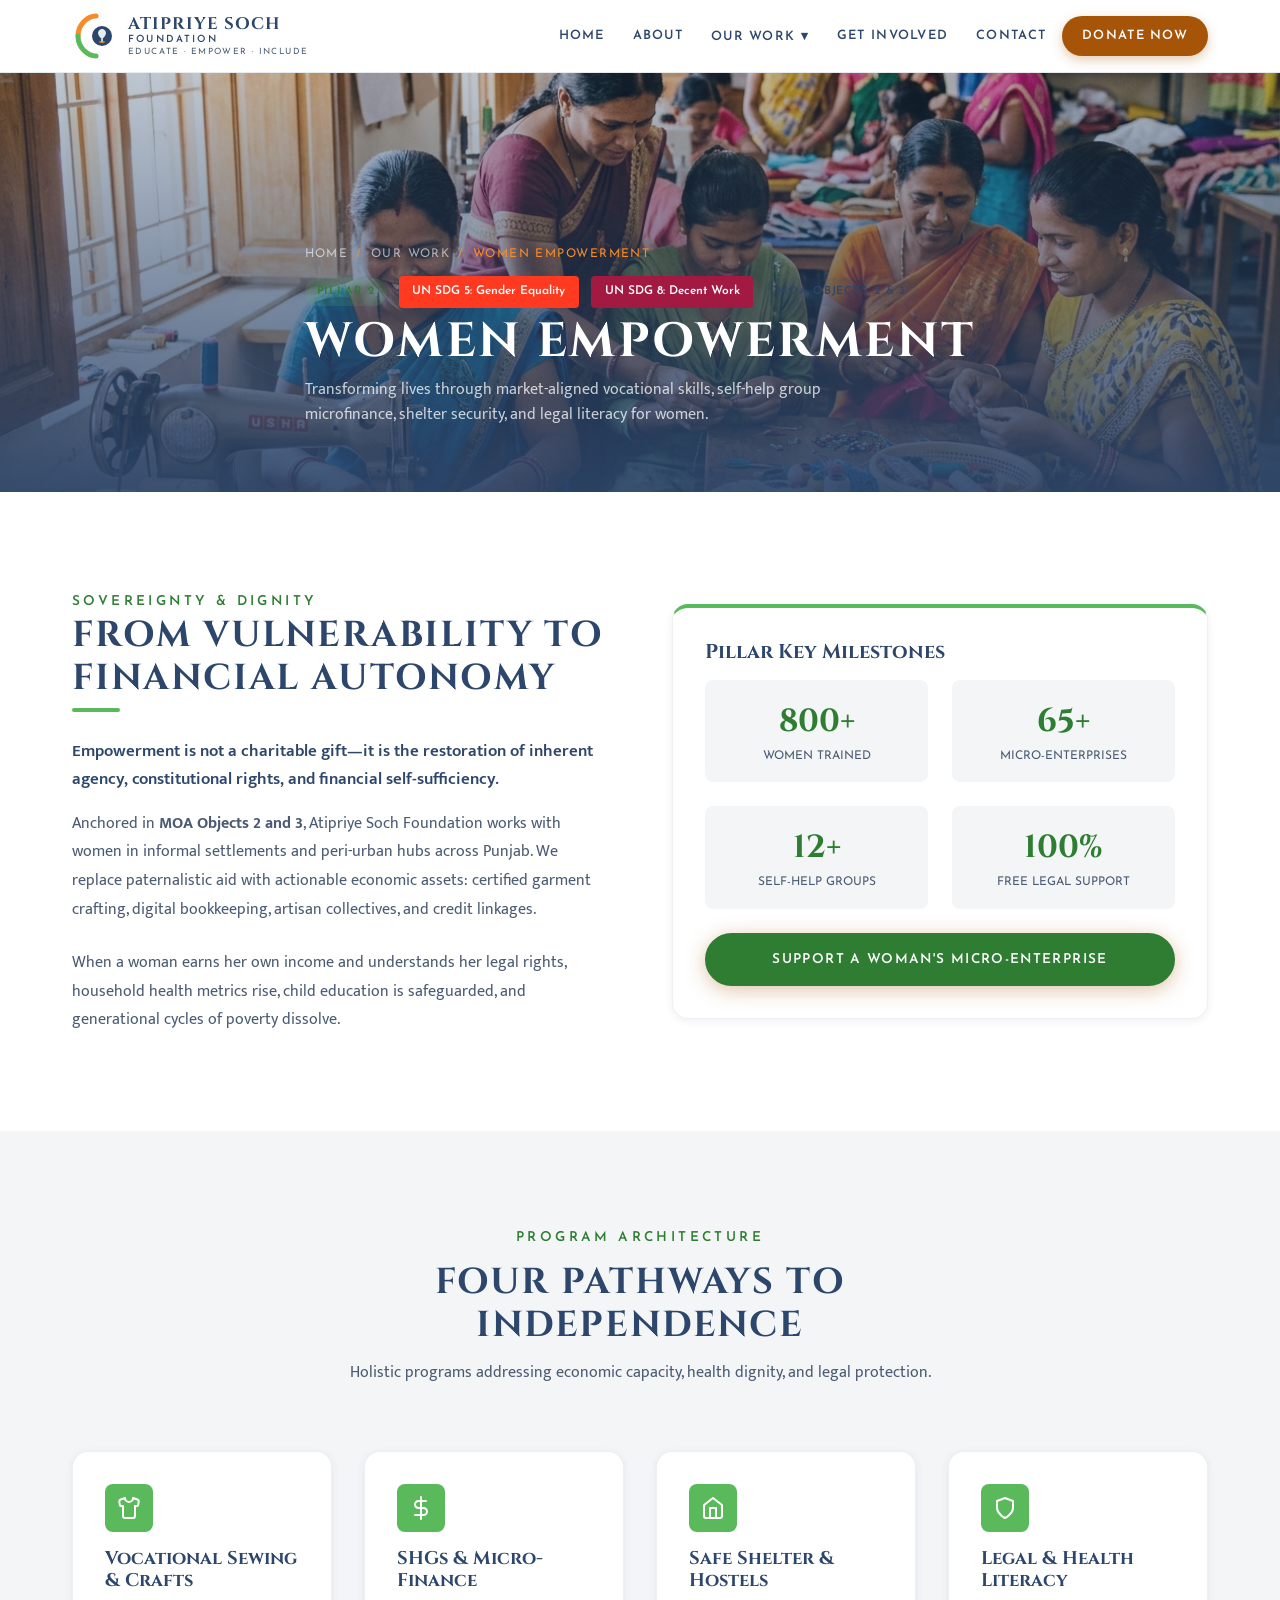
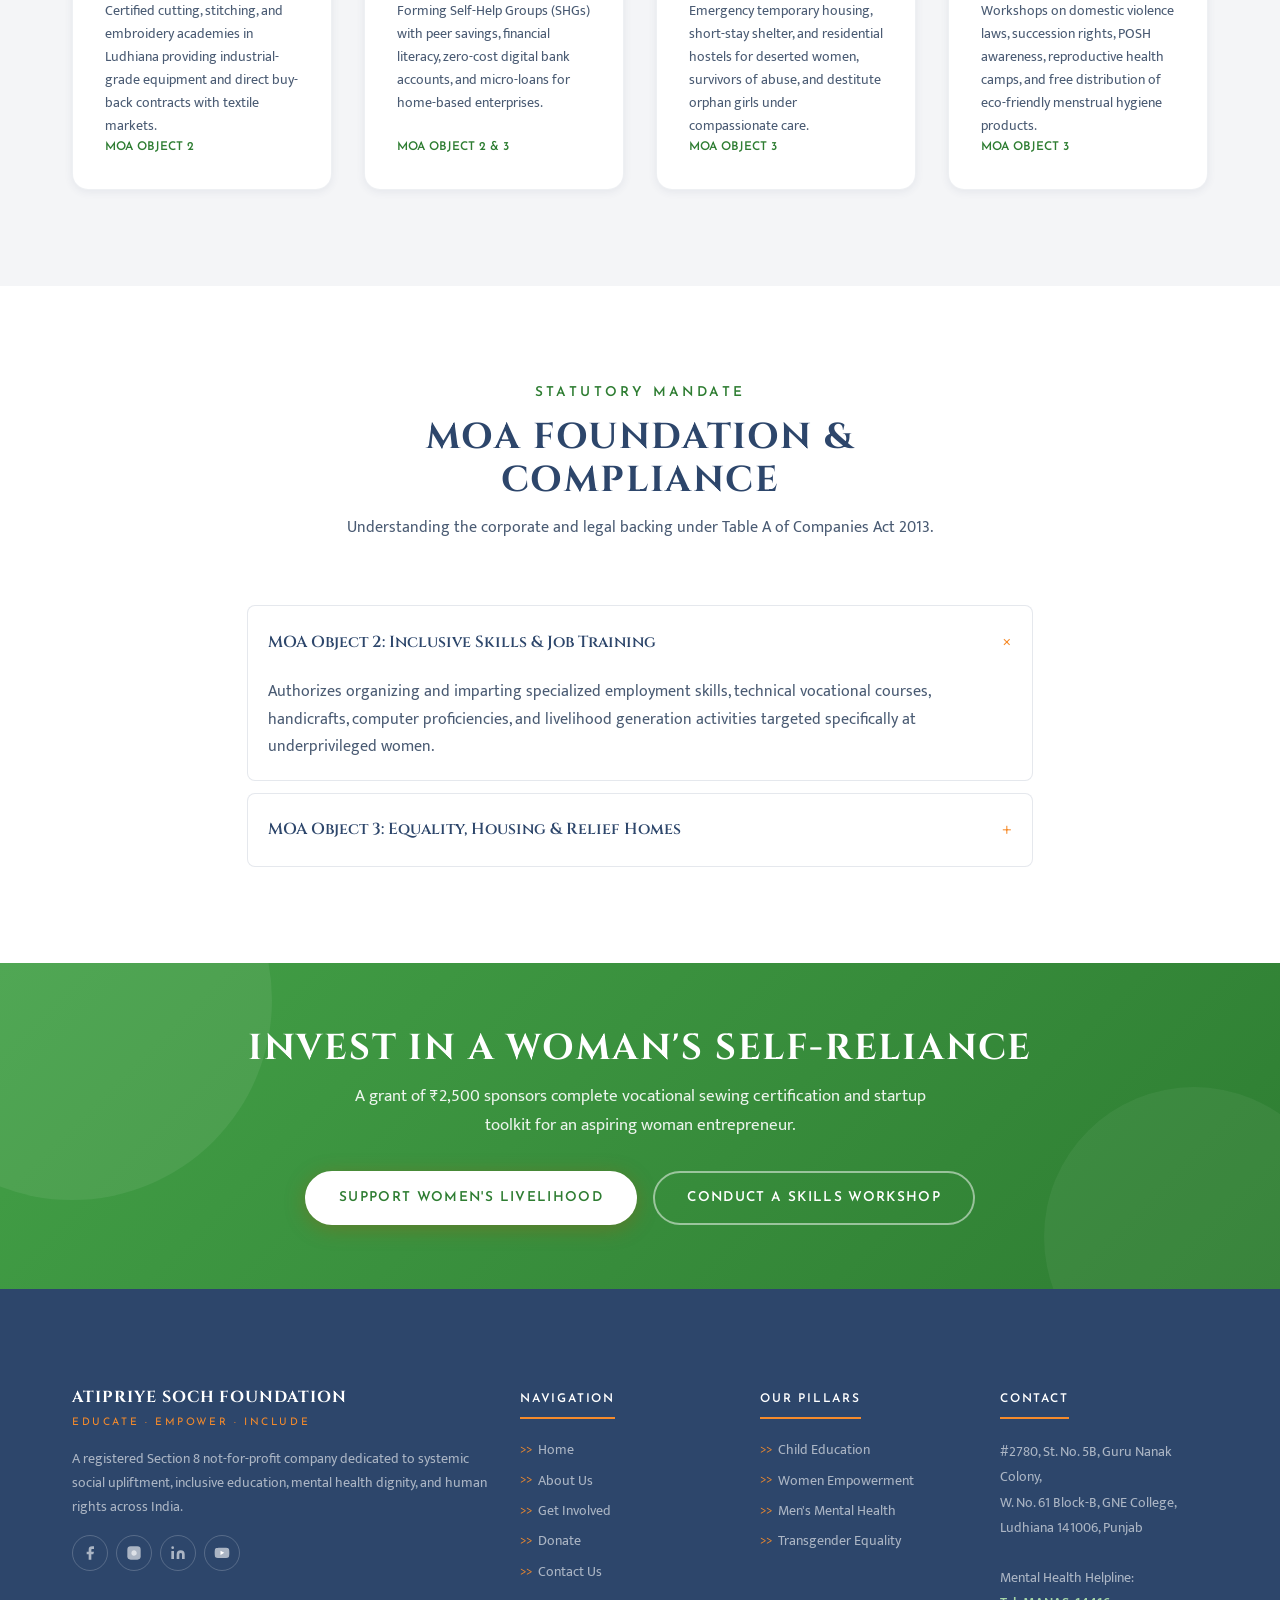
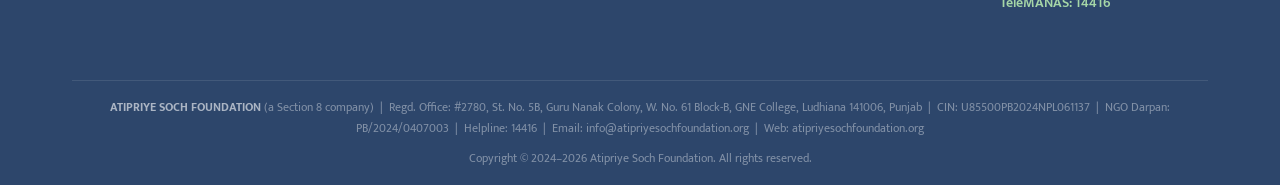
<file: pillar-women.html>
<!DOCTYPE html>
<html lang="en">
<head>
  <meta charset="UTF-8">
  <meta name="viewport" content="width=device-width, initial-scale=1.0">
  <title>Women Empowerment | Atipriye Soch Foundation</title>
  <meta name="description" content="Fostering financial self-reliance, leadership, vocational skills, legal rights, and dignity for women across Punjab and India.">
  <meta name="keywords" content="Women empowerment NGO Punjab, self help groups Ludhiana, vocational training for women, legal aid women, MOA Objects 2 3, UN SDG 5">
  <link rel="canonical" href="https://atipriyesochfoundation.org/pillar-women.html">
  <link rel="stylesheet" href="style.css">
</head>
<body>

  <!-- NAVBAR -->
  <nav class="navbar" id="navbar" aria-label="Main Navigation">
    <div class="navbar__inner">
      <a href="index.html" class="navbar__logo" aria-label="Atipriye Soch Foundation Home">
        <div class="navbar__logo-icon">
          <svg viewBox="0 0 48 48" fill="none" xmlns="http://www.w3.org/2000/svg" class="logo-svg" aria-hidden="true">
            <path d="M6 24 C6 12 16 4 24 4" stroke="#F68B2B" stroke-width="5" stroke-linecap="round" fill="none"/>
            <path d="M6 24 C6 36 16 44 24 44" stroke="#5AB95A" stroke-width="5" stroke-linecap="round" fill="none"/>
            <circle cx="30" cy="24" r="10" fill="#2D466B"/>
            <path d="M26 21 C26 19 28 17 30 17 C32 17 34 19 34 21 C34 24 30 27 30 27 C30 27 26 24 26 21Z" fill="white" opacity="0.9"/>
            <line x1="30" y1="27" x2="30" y2="30" stroke="white" stroke-width="1.5" stroke-linecap="round"/>
            <path d="M28 30 L32 30" stroke="#F68B2B" stroke-width="1.5" stroke-linecap="round"/>
          </svg>
        </div>
        <div class="navbar__logo-text">
          <div class="navbar__logo-name">Atipriye Soch</div>
          <div class="navbar__logo-descriptor">Foundation</div>
          <div class="navbar__logo-tagline">Educate · Empower · Include</div>
        </div>
      </a>
      <div class="navbar__nav" role="list">
        <a href="index.html" role="listitem">Home</a>
        <a href="about.html" role="listitem">About</a>
        <div class="navbar__dropdown" role="listitem">
          <a href="#pillars" class="active" aria-haspopup="true" aria-expanded="false">Our Work ▾</a>
          <div class="navbar__dropdown-menu" role="menu">
            <a href="pillar-education.html" role="menuitem"><span class="pillar-dot" style="background:#F68B2B"></span>Child Education</a>
            <a href="pillar-women.html" role="menuitem" style="color:var(--deep-green);font-weight:700"><span class="pillar-dot" style="background:#5AB95A"></span>Women Empowerment</a>
            <a href="pillar-mental-health.html" role="menuitem"><span class="pillar-dot" style="background:#1F7A8C"></span>Men's Mental Health</a>
            <a href="pillar-transgender.html" role="menuitem"><span class="pillar-dot" style="background:#7B4FA0"></span>Transgender Equality</a>
          </div>
        </div>
        <a href="get-involved.html" role="listitem">Get Involved</a>
        <a href="contact.html" role="listitem">Contact</a>
        <a href="donate.html" class="navbar__cta" role="listitem">Donate Now</a>
      </div>
      <button class="navbar__hamburger" id="hamburger-btn" aria-label="Open menu" aria-expanded="false">
        <span></span><span></span><span></span>
      </button>
    </div>
  </nav>

  <!-- MOBILE MENU -->
  <div class="mobile-overlay" id="mobile-overlay"></div>
  <div class="mobile-menu" id="mobile-menu" aria-label="Mobile Navigation">
    <button class="mobile-menu__close" id="mobile-close-btn" aria-label="Close menu">✕</button>
    <nav class="mobile-menu__nav">
      <a href="index.html">Home</a>
      <a href="about.html">About Us</a>
      <a href="pillar-education.html">Child Education</a>
      <a href="pillar-women.html" style="color:var(--deep-green);font-weight:700">Women Empowerment</a>
      <a href="pillar-mental-health.html">Men's Mental Health</a>
      <a href="pillar-transgender.html">Transgender Equality</a>
      <a href="get-involved.html">Get Involved</a>
      <a href="contact.html">Contact</a>
      <a href="donate.html" style="color:var(--deep-saffron);font-weight:700">Donate Now</a>
    </nav>
  </div>

  <!-- PAGE HERO -->
  <header class="page-hero">
    <div class="page-hero__bg" style="background-image:url('images/pillar_women.jpg')"></div>
    <div class="page-hero__overlay"></div>
    <div class="container page-hero__content">
      <nav class="page-hero__breadcrumb" aria-label="Breadcrumb">
        <a href="index.html">Home</a> <span>/</span> <a href="index.html#pillars">Our Work</a> <span>/</span> <span>Women Empowerment</span>
      </nav>
      <div style="display:flex;gap:.75rem;align-items:center;margin-bottom:.5rem;flex-wrap:wrap">
        <span class="badge badge--green">Pillar 2</span>
        <span class="sdg-chip sdg-5">UN SDG 5: Gender Equality</span>
        <span class="sdg-chip sdg-8">UN SDG 8: Decent Work</span>
        <span class="badge badge--navy">MOA Objects 2 & 3</span>
      </div>
      <h1 class="page-hero__title">Women Empowerment</h1>
      <p class="page-hero__subtitle">
        Transforming lives through market-aligned vocational skills, self-help group microfinance, shelter security, and legal literacy for women.
      </p>
    </div>
  </header>

  <!-- OVERVIEW & PHILOSOPHY -->
  <section class="section">
    <div class="container">
      <div class="grid-2" style="align-items:center;gap:var(--space-lg)">
        <div>
          <span class="tagline-text" style="color:var(--deep-green)">Sovereignty & Dignity</span>
          <h2 class="section-title">From Vulnerability to Financial Autonomy</h2>
          <span class="accent-line" style="background:var(--green)"></span>
          <p style="font-size:1.05rem;color:var(--navy);font-weight:600;margin-bottom:1rem;line-height:1.7">
            Empowerment is not a charitable gift—it is the restoration of inherent agency, constitutional rights, and financial self-sufficiency.
          </p>
          <p style="color:var(--slate);line-height:1.8;margin-bottom:1.5rem">
            Anchored in <strong>MOA Objects 2 and 3</strong>, Atipriye Soch Foundation works with women in informal settlements and peri-urban hubs across Punjab. We replace paternalistic aid with actionable economic assets: certified garment crafting, digital bookkeeping, artisan collectives, and credit linkages.
          </p>
          <p style="color:var(--slate);line-height:1.8">
            When a woman earns her own income and understands her legal rights, household health metrics rise, child education is safeguarded, and generational cycles of poverty dissolve.
          </p>
        </div>
        <div>
          <div class="content-box" style="border-top:4px solid var(--green)">
            <h3 style="font-size:1.25rem;margin-bottom:1rem;color:var(--navy)">Pillar Key Milestones</h3>
            <div style="display:grid;grid-template-columns:1fr 1fr;gap:1.5rem;margin-bottom:1.5rem">
              <div style="background:var(--mist);padding:1rem;border-radius:var(--radius-md);text-align:center">
                <div style="font-family:var(--font-display);font-size:2rem;font-weight:700;color:var(--deep-green)">800+</div>
                <div style="font-family:var(--font-ui);font-size:.75rem;text-transform:uppercase;color:var(--slate)">Women Trained</div>
              </div>
              <div style="background:var(--mist);padding:1rem;border-radius:var(--radius-md);text-align:center">
                <div style="font-family:var(--font-display);font-size:2rem;font-weight:700;color:var(--deep-green)">65+</div>
                <div style="font-family:var(--font-ui);font-size:.75rem;text-transform:uppercase;color:var(--slate)">Micro-Enterprises</div>
              </div>
              <div style="background:var(--mist);padding:1rem;border-radius:var(--radius-md);text-align:center">
                <div style="font-family:var(--font-display);font-size:2rem;font-weight:700;color:var(--deep-green)">12+</div>
                <div style="font-family:var(--font-ui);font-size:.75rem;text-transform:uppercase;color:var(--slate)">Self-Help Groups</div>
              </div>
              <div style="background:var(--mist);padding:1rem;border-radius:var(--radius-md);text-align:center">
                <div style="font-family:var(--font-display);font-size:2rem;font-weight:700;color:var(--deep-green)">100%</div>
                <div style="font-family:var(--font-ui);font-size:.75rem;text-transform:uppercase;color:var(--slate)">Free Legal Support</div>
              </div>
            </div>
            <a href="donate.html?pillar=women" class="btn btn--primary" style="background:var(--deep-green);border-color:var(--deep-green);width:100%;justify-content:center">Support a Woman's Micro-Enterprise</a>
          </div>
        </div>
      </div>
    </div>
  </section>

  <!-- KEY INITIATIVES -->
  <section class="section section--mist">
    <div class="container">
      <div class="section-header">
        <span class="tagline-text" style="color:var(--deep-green)">Program Architecture</span>
        <h2 class="section-title">Four Pathways to Independence</h2>
        <p>Holistic programs addressing economic capacity, health dignity, and legal protection.</p>
      </div>

      <div class="grid-4">
        <div class="content-box">
          <div class="pillar-card__icon" style="background:var(--green)">
            <svg viewBox="0 0 24 24"><path d="M20.38 3.46L16 2a4 4 0 01-8 0L3.62 3.46a2 2 0 00-1.34 2.23l.58 3.47a1 1 0 00.99.84H6v10c0 1.1.9 2 2 2h8a2 2 0 002-2V10h2.15a1 1 0 00.99-.84l.58-3.47a2 2 0 00-1.34-2.23z"/></svg>
          </div>
          <h3 style="font-size:1.15rem;margin-bottom:.5rem;color:var(--navy)">Vocational Sewing & Crafts</h3>
          <p style="font-size:.9rem;color:var(--slate);line-height:1.6;flex:1">
            Certified cutting, stitching, and embroidery academies in Ludhiana providing industrial-grade equipment and direct buy-back contracts with textile markets.
          </p>
          <span style="font-size:.75rem;font-family:var(--font-ui);font-weight:600;color:var(--deep-green)">MOA OBJECT 2</span>
        </div>

        <div class="content-box">
          <div class="pillar-card__icon" style="background:var(--green)">
            <svg viewBox="0 0 24 24"><line x1="12" y1="1" x2="12" y2="23"/><path d="M17 5H9.5a3.5 3.5 0 000 7h5a3.5 3.5 0 010 7H6"/></svg>
          </div>
          <h3 style="font-size:1.15rem;margin-bottom:.5rem;color:var(--navy)">SHGs & Micro-Finance</h3>
          <p style="font-size:.9rem;color:var(--slate);line-height:1.6;flex:1">
            Forming Self-Help Groups (SHGs) with peer savings, financial literacy, zero-cost digital bank accounts, and micro-loans for home-based enterprises.
          </p>
          <span style="font-size:.75rem;font-family:var(--font-ui);font-weight:600;color:var(--deep-green)">MOA OBJECT 2 & 3</span>
        </div>

        <div class="content-box">
          <div class="pillar-card__icon" style="background:var(--green)">
            <svg viewBox="0 0 24 24"><path d="M3 9l9-7 9 7v11a2 2 0 01-2 2H5a2 2 0 01-2-2z"/><polyline points="9 22 9 12 15 12 15 22"/></svg>
          </div>
          <h3 style="font-size:1.15rem;margin-bottom:.5rem;color:var(--navy)">Safe Shelter & Hostels</h3>
          <p style="font-size:.9rem;color:var(--slate);line-height:1.6;flex:1">
            Emergency temporary housing, short-stay shelter, and residential hostels for deserted women, survivors of abuse, and destitute orphan girls under compassionate care.
          </p>
          <span style="font-size:.75rem;font-family:var(--font-ui);font-weight:600;color:var(--deep-green)">MOA OBJECT 3</span>
        </div>

        <div class="content-box">
          <div class="pillar-card__icon" style="background:var(--green)">
            <svg viewBox="0 0 24 24"><path d="M12 22s8-4 8-10V5l-8-3-8 3v7c0 6 8 10 8 10z"/></svg>
          </div>
          <h3 style="font-size:1.15rem;margin-bottom:.5rem;color:var(--navy)">Legal & Health Literacy</h3>
          <p style="font-size:.9rem;color:var(--slate);line-height:1.6;flex:1">
            Workshops on domestic violence laws, succession rights, POSH awareness, reproductive health camps, and free distribution of eco-friendly menstrual hygiene products.
          </p>
          <span style="font-size:.75rem;font-family:var(--font-ui);font-weight:600;color:var(--deep-green)">MOA OBJECT 3</span>
        </div>
      </div>
    </div>
  </section>

  <!-- MOA STATUTORY MAP -->
  <section class="section">
    <div class="container" style="max-width:850px">
      <div class="section-header">
        <span class="tagline-text" style="color:var(--deep-green)">Statutory Mandate</span>
        <h2 class="section-title">MOA Foundation & Compliance</h2>
        <p>Understanding the corporate and legal backing under Table A of Companies Act 2013.</p>
      </div>

      <div class="accordion" id="women-accordion">
        <div class="accordion-item open">
          <div class="accordion-header" onclick="this.parentElement.classList.toggle('open')">
            <span>MOA Object 2: Inclusive Skills & Job Training</span>
            <span class="accordion-icon">+</span>
          </div>
          <div class="accordion-content">
            Authorizes organizing and imparting specialized employment skills, technical vocational courses, handicrafts, computer proficiencies, and livelihood generation activities targeted specifically at underprivileged women.
          </div>
        </div>

        <div class="accordion-item">
          <div class="accordion-header" onclick="this.parentElement.classList.toggle('open')">
            <span>MOA Object 3: Equality, Housing & Relief Homes</span>
            <span class="accordion-icon">+</span>
          </div>
          <div class="accordion-content">
            Authorizes provision of housing, food, clothing, health, and dignity for vulnerable sections of society; setting up homes, working women hostels, day care crèches, and emergency crisis intervention centres.
          </div>
        </div>
      </div>
    </div>
  </section>

  <!-- CTA STRIP -->
  <section class="donate-strip" style="background:linear-gradient(135deg, #43a047, #2e7d32)">
    <div class="container">
      <h2 class="section-title">Invest in a Woman's Self-Reliance</h2>
      <p>A grant of ₹2,500 sponsors complete vocational sewing certification and startup toolkit for an aspiring woman entrepreneur.</p>
      <div style="display:flex;gap:1rem;justify-content:center;flex-wrap:wrap">
        <a href="donate.html?pillar=women" class="btn btn--primary" style="background:var(--white);color:var(--deep-green);border-color:var(--white)">Support Women's Livelihood</a>
        <a href="get-involved.html" class="btn btn--secondary">Conduct a Skills Workshop</a>
      </div>
    </div>
  </section>

  <!-- FOOTER -->
  <footer class="footer">
    <div class="container">
      <div class="footer__grid">
        <div class="footer__brand">
          <div class="footer__brand-name">Atipriye Soch Foundation</div>
          <div class="footer__brand-tagline">Educate · Empower · Include</div>
          <p>A registered Section 8 not-for-profit company dedicated to systemic social upliftment, inclusive education, mental health dignity, and human rights across India.</p>
          <div class="footer__social" aria-label="Social media links">
            <a href="#" aria-label="Facebook"><svg viewBox="0 0 24 24"><path d="M18 2h-3a5 5 0 00-5 5v3H7v4h3v8h4v-8h3l1-4h-4V7a1 1 0 011-1h3z"/></svg></a>
            <a href="#" aria-label="Instagram"><svg viewBox="0 0 24 24"><rect x="2" y="2" width="20" height="20" rx="5" ry="5"/><path d="M16 11.37A4 4 0 1112.63 8 4 4 0 0116 11.37z"/><line x1="17.5" y1="6.5" x2="17.51" y2="6.5"/></svg></a>
            <a href="#" aria-label="LinkedIn"><svg viewBox="0 0 24 24"><path d="M16 8a6 6 0 016 6v7h-4v-7a2 2 0 00-2-2 2 2 0 00-2 2v7h-4v-7a6 6 0 016-6zM2 9h4v12H2z"/><circle cx="4" cy="4" r="2"/></svg></a>
            <a href="#" aria-label="YouTube"><svg viewBox="0 0 24 24"><path d="M22.54 6.42a2.78 2.78 0 00-1.94-2C18.88 4 12 4 12 4s-6.88 0-8.6.46a2.78 2.78 0 00-1.94 2A29 29 0 001 11.75a29 29 0 00.46 5.33A2.78 2.78 0 003.4 19.1c1.72.46 8.6.46 8.6.46s6.88 0 8.6-.46a2.78 2.78 0 001.94-2 29 29 0 00.46-5.25 29 29 0 00-.46-5.43z"/><polygon points="9.75 15.02 15.5 11.75 9.75 8.48 9.75 15.02" fill="white"/></svg></a>
          </div>
        </div>
        <div>
          <div class="footer__col-title">Navigation</div>
          <div class="footer__links">
            <a href="index.html">Home</a>
            <a href="about.html">About Us</a>
            <a href="get-involved.html">Get Involved</a>
            <a href="donate.html">Donate</a>
            <a href="contact.html">Contact Us</a>
          </div>
        </div>
        <div>
          <div class="footer__col-title">Our Pillars</div>
          <div class="footer__links">
            <a href="pillar-education.html">Child Education</a>
            <a href="pillar-women.html">Women Empowerment</a>
            <a href="pillar-mental-health.html">Men's Mental Health</a>
            <a href="pillar-transgender.html">Transgender Equality</a>
          </div>
        </div>
        <div>
          <div class="footer__col-title">Contact</div>
          <div style="font-family:var(--font-body);font-size:.875rem;color:rgba(255,255,255,.6);line-height:1.8">
            <p>#2780, St. No. 5B, Guru Nanak Colony,<br>W. No. 61 Block-B, GNE College,<br>Ludhiana 141006, Punjab</p>
            <br>
            <p>Mental Health Helpline:<br><a href="tel:14416" style="color:#a5d6a7;font-weight:600">TeleMANAS: 14416</a></p>
          </div>
        </div>
      </div>
      <div class="footer__legal">
        <p>
          <strong>ATIPRIYE SOCH FOUNDATION</strong> (a Section 8 company) &nbsp;|&nbsp;
          Regd. Office: #2780, St. No. 5B, Guru Nanak Colony, W. No. 61 Block-B, GNE College, Ludhiana 141006, Punjab &nbsp;|&nbsp;
          CIN: U85500PB2024NPL061137 &nbsp;|&nbsp; NGO Darpan: PB/2024/0407003 &nbsp;|&nbsp;
          Helpline: 14416 &nbsp;|&nbsp; Email: info@atipriyesochfoundation.org &nbsp;|&nbsp; Web: atipriyesochfoundation.org
        </p>
        <p style="margin-top:.5rem">Copyright &copy; 2024–2026 Atipriye Soch Foundation. All rights reserved.</p>
      </div>
    </div>
  </footer>

  <script>
    // Navbar scroll
    window.addEventListener('scroll', () => {
      document.getElementById('navbar').classList.toggle('scrolled', window.scrollY > 40);
    });

    // Mobile menu
    const hamburger = document.getElementById('hamburger-btn');
    const mobileMenu = document.getElementById('mobile-menu');
    const overlay = document.getElementById('mobile-overlay');
    const closeBtn = document.getElementById('mobile-close-btn');

    function openMenu() {
      mobileMenu.classList.add('open');
      overlay.classList.add('open');
      hamburger.setAttribute('aria-expanded', 'true');
      document.body.style.overflow = 'hidden';
    }
    function closeMenu() {
      mobileMenu.classList.remove('open');
      overlay.classList.remove('open');
      hamburger.setAttribute('aria-expanded', 'false');
      document.body.style.overflow = '';
    }

    hamburger.addEventListener('click', openMenu);
    closeBtn.addEventListener('click', closeMenu);
    overlay.addEventListener('click', closeMenu);
  </script>
</body>
</html>
</file>
<file: style.css>
/* ================================================================
   ATIPRIYE SOCH FOUNDATION - GLOBAL DESIGN SYSTEM
   Brand Guidelines v1.0  Oct 2026  Dr. Ati Priye
   ================================================================ */
@import url('https://fonts.googleapis.com/css2?family=Cinzel:wght@600;700&family=Josefin+Sans:wght@400;600&family=Mukta:wght@400;600&display=swap');

:root {
  --navy: #2D466B;
  --saffron: #F68B2B;
  --green: #5AB95A;
  --slate: #4A5B73;
  --mist: #F4F5F7;
  --white: #FFFFFF;
  --deep-saffron: #A65508;
  --deep-green: #2E7D32;
  --child-edu: #F68B2B;
  --women-emp: #5AB95A;
  --mens-mh: #1F7A8C;
  --trans-eq: #7B4FA0;
  --font-display: 'Cinzel', Georgia, serif;
  --font-ui: 'Josefin Sans', Calibri, sans-serif;
  --font-body: 'Mukta', Calibri, sans-serif;
  --space-xs: .5rem;
  --space-sm: 1rem;
  --space-md: 2rem;
  --space-lg: 4rem;
  --space-xl: 6rem;
  --radius-sm: 4px;
  --radius-md: 8px;
  --radius-lg: 16px;
  --shadow-sm: 0 2px 8px rgba(45, 70, 107, .08);
  --shadow-md: 0 4px 24px rgba(45, 70, 107, .14);
  --shadow-lg: 0 8px 48px rgba(45, 70, 107, .20);
  --transition: .3s cubic-bezier(.25, .46, .45, .94);
}

*,
*::before,
*::after {
  box-sizing: border-box;
  margin: 0;
  padding: 0
}

html {
  scroll-behavior: smooth;
  font-size: 16px
}

body {
  font-family: var(--font-body);
  color: var(--navy);
  background: var(--white);
  line-height: 1.6;
  -webkit-font-smoothing: antialiased
}

img {
  max-width: 100%;
  display: block
}

a {
  color: inherit;
  text-decoration: none
}

ul {
  list-style: none
}

h1,
h2,
h3 {
  font-family: var(--font-display);
  color: var(--navy);
  line-height: 1.2
}

h4,
h5,
h6,
.label,
button,
.btn,
nav a {
  font-family: var(--font-ui)
}

.section-title {
  font-family: var(--font-display);
  font-size: clamp(1.5rem, 3vw, 2.25rem);
  font-weight: 700;
  text-transform: uppercase;
  letter-spacing: .05em;
  color: var(--navy);
  margin-bottom: var(--space-xs)
}

.tagline-text {
  font-family: var(--font-ui);
  font-weight: 600;
  letter-spacing: .25em;
  text-transform: uppercase;
  font-size: .85rem;
  color: var(--saffron)
}

.container {
  max-width: 1200px;
  margin: 0 auto;
  padding: 0 var(--space-md)
}

.section {
  padding: var(--space-xl) 0
}

.section--mist {
  background: var(--mist)
}

.section--navy {
  background: var(--navy)
}

.grid-2 {
  display: grid;
  grid-template-columns: repeat(2, 1fr);
  gap: var(--space-md)
}

.grid-3 {
  display: grid;
  grid-template-columns: repeat(3, 1fr);
  gap: var(--space-md)
}

.grid-4 {
  display: grid;
  grid-template-columns: repeat(4, 1fr);
  gap: var(--space-md)
}

/* HELPLINE */
.helpline-bar {
  background: var(--deep-green);
  color: var(--white);
  text-align: center;
  padding: .5rem var(--space-md);
  font-family: var(--font-ui);
  font-size: .78rem;
  letter-spacing: .08em;
  position: relative;
  z-index: 1001
}

.helpline-bar a {
  color: #a5d6a7;
  font-weight: 600
}

/* NAVBAR */
.navbar {
  position: fixed;
  top: 0;
  left: 0;
  right: 0;
  z-index: 1000;
  background: rgba(255, 255, 255, .97);
  backdrop-filter: blur(12px);
  -webkit-backdrop-filter: blur(12px);
  border-bottom: 1px solid rgba(45, 70, 107, .10);
  transition: var(--transition)
}

.navbar.scrolled {
  box-shadow: var(--shadow-md)
}

.navbar__inner {
  display: flex;
  align-items: center;
  justify-content: space-between;
  height: 72px;
  padding: 0 var(--space-md);
  max-width: 1200px;
  margin: 0 auto
}

.navbar__logo {
  display: flex;
  align-items: center;
  gap: var(--space-xs);
  text-decoration: none
}

.navbar__logo-icon {
  width: 48px;
  height: 48px;
  flex-shrink: 0
}

.navbar__logo-name {
  font-family: var(--font-display);
  font-size: 1.05rem;
  font-weight: 700;
  color: var(--navy);
  text-transform: uppercase;
  letter-spacing: .06em;
  line-height: 1
}

.navbar__logo-descriptor {
  font-family: var(--font-ui);
  font-size: .62rem;
  font-weight: 600;
  color: var(--navy);
  letter-spacing: .22em;
  text-transform: uppercase;
  line-height: 1.1;
  margin-top: 2px
}

.navbar__logo-tagline {
  font-family: var(--font-ui);
  font-size: .54rem;
  color: var(--slate);
  letter-spacing: .16em;
  text-transform: uppercase;
  line-height: 1;
  margin-top: 2px
}

.navbar__nav {
  display: flex;
  align-items: center;
  gap: .25rem
}

.navbar__nav>a,
.navbar__dropdown>a {
  font-family: var(--font-ui);
  font-weight: 600;
  font-size: .8rem;
  letter-spacing: .1em;
  text-transform: uppercase;
  color: var(--navy);
  padding: .5rem .75rem;
  border-radius: var(--radius-sm);
  transition: var(--transition);
  position: relative
}

.navbar__nav>a::after,
.navbar__dropdown>a::after {
  content: '';
  position: absolute;
  bottom: 0;
  left: 50%;
  transform: translateX(-50%);
  width: 0;
  height: 2px;
  background: var(--saffron);
  transition: width var(--transition)
}

.navbar__nav>a:hover::after,
.navbar__dropdown>a:hover::after,
.navbar__nav>a.active::after {
  width: calc(100% - 1.5rem)
}

.navbar__nav>a:hover,
.navbar__dropdown>a:hover {
  color: var(--deep-saffron)
}

.navbar__dropdown {
  position: relative
}

.navbar__dropdown-menu {
  position: absolute;
  top: calc(100% + .5rem);
  left: 0;
  background: var(--white);
  border-radius: var(--radius-md);
  box-shadow: var(--shadow-lg);
  padding: .5rem;
  min-width: 240px;
  opacity: 0;
  visibility: hidden;
  transform: translateY(-8px);
  transition: var(--transition);
  border-top: 3px solid var(--saffron)
}

.navbar__dropdown:hover .navbar__dropdown-menu {
  opacity: 1;
  visibility: visible;
  transform: translateY(0)
}

.navbar__dropdown-menu a {
  display: flex;
  align-items: center;
  gap: .75rem;
  padding: .6rem .75rem;
  border-radius: var(--radius-sm);
  font-family: var(--font-ui);
  font-size: .8rem;
  color: var(--navy)
}

.navbar__dropdown-menu a:hover {
  background: var(--mist)
}

.pillar-dot {
  width: 8px;
  height: 8px;
  border-radius: 50%;
  flex-shrink: 0
}

.navbar__cta {
  background: var(--deep-saffron);
  color: var(--white) !important;
  padding: .6rem 1.25rem !important;
  border-radius: 50px !important;
  font-weight: 600 !important;
  box-shadow: 0 4px 12px rgba(166, 85, 8, .3)
}

.navbar__cta:hover {
  background: #884304 !important;
  transform: translateY(-1px);
  box-shadow: 0 6px 20px rgba(166, 85, 8, .4)
}

.navbar__cta::after {
  display: none !important
}

.navbar__hamburger {
  display: none;
  flex-direction: column;
  gap: 5px;
  cursor: pointer;
  padding: .5rem;
  background: none;
  border: none
}

.navbar__hamburger span {
  width: 24px;
  height: 2px;
  background: var(--navy);
  border-radius: 2px;
  transition: var(--transition)
}

/* HERO */
.hero {
  min-height: 100vh;
  position: relative;
  display: flex;
  align-items: center;
  overflow: hidden
}

.hero__bg {
  position: absolute;
  inset: 0;
  background-size: cover;
  background-position: center;
  background-repeat: no-repeat;
  animation: heroZoom 20s ease-in-out infinite alternate
}

@keyframes heroZoom {
  from {
    transform: scale(1)
  }

  to {
    transform: scale(1.08)
  }
}

.hero__overlay {
  position: absolute;
  inset: 0;
  background: linear-gradient(135deg, rgba(45, 70, 107, .88) 0%, rgba(45, 70, 107, .70) 50%, rgba(45, 70, 107, .50) 100%)
}

.hero__content {
  position: relative;
  z-index: 2;
  padding-top: 72px
}

.hero__tagline {
  font-family: var(--font-ui);
  font-size: .8rem;
  font-weight: 600;
  letter-spacing: .3em;
  text-transform: uppercase;
  color: var(--saffron);
  margin-bottom: var(--space-sm);
  display: flex;
  align-items: center;
  gap: .75rem
}

.hero__tagline::before {
  content: '';
  display: inline-block;
  width: 32px;
  height: 2px;
  background: var(--saffron)
}

.hero__title {
  font-family: var(--font-display);
  font-size: clamp(2.5rem, 7vw, 5rem);
  font-weight: 700;
  color: var(--white);
  text-transform: uppercase;
  letter-spacing: .04em;
  line-height: 1.1;
  margin-bottom: var(--space-sm)
}

.hero__title .soch {
  color: var(--saffron)
}

.hero__body {
  font-family: var(--font-body);
  font-size: clamp(1rem, 2vw, 1.2rem);
  color: rgba(255, 255, 255, .85);
  max-width: 600px;
  margin-bottom: var(--space-md);
  line-height: 1.7
}

.hero__pillars {
  display: flex;
  gap: .75rem;
  flex-wrap: wrap;
  margin-bottom: var(--space-md)
}

.hero__pillar-tag {
  font-family: var(--font-ui);
  font-size: .7rem;
  font-weight: 600;
  letter-spacing: .12em;
  text-transform: uppercase;
  padding: .35rem .85rem;
  border-radius: 50px;
  border: 1.5px solid
}

.hero__pillar-tag--edu {
  border-color: var(--child-edu);
  color: var(--child-edu)
}

.hero__pillar-tag--women {
  border-color: var(--women-emp);
  color: var(--women-emp)
}

.hero__pillar-tag--mh {
  border-color: #4eb8cb;
  color: #4eb8cb
}

.hero__pillar-tag--trans {
  border-color: #b47fce;
  color: #b47fce
}

.hero__actions {
  display: flex;
  gap: var(--space-sm);
  flex-wrap: wrap
}

.hero__scroll {
  position: absolute;
  bottom: 2rem;
  left: 50%;
  transform: translateX(-50%);
  display: flex;
  flex-direction: column;
  align-items: center;
  gap: .5rem;
  color: rgba(255, 255, 255, .6);
  font-family: var(--font-ui);
  font-size: .7rem;
  letter-spacing: .15em;
  text-transform: uppercase;
  z-index: 2;
  animation: bounce 2s ease-in-out infinite
}

@keyframes bounce {

  0%,
  100% {
    transform: translateX(-50%) translateY(0)
  }

  50% {
    transform: translateX(-50%) translateY(6px)
  }
}

/* BUTTONS */
.btn {
  display: inline-flex;
  align-items: center;
  gap: .5rem;
  font-family: var(--font-ui);
  font-weight: 600;
  font-size: .85rem;
  letter-spacing: .1em;
  text-transform: uppercase;
  padding: .875rem 2rem;
  border-radius: 50px;
  cursor: pointer;
  border: 2px solid transparent;
  transition: var(--transition);
  text-decoration: none;
  white-space: nowrap
}

.btn--primary {
  background: var(--deep-saffron);
  color: var(--white);
  border-color: var(--deep-saffron);
  box-shadow: 0 4px 20px rgba(166, 85, 8, .35)
}

.btn--primary:hover {
  background: #884304;
  border-color: #884304;
  transform: translateY(-2px);
  box-shadow: 0 8px 30px rgba(166, 85, 8, .45)
}

.btn--secondary {
  background: transparent;
  color: var(--white);
  border-color: rgba(255, 255, 255, .5)
}

.btn--secondary:hover {
  background: rgba(255, 255, 255, .12);
  border-color: var(--white)
}

.btn--navy {
  background: var(--navy);
  color: var(--white);
  border-color: var(--navy)
}

.btn--navy:hover {
  background: #1e3050;
  transform: translateY(-2px);
  box-shadow: var(--shadow-md)
}

.btn--outline {
  background: transparent;
  color: var(--navy);
  border-color: var(--navy)
}

.btn--outline:hover {
  background: var(--navy);
  color: var(--white)
}

.btn--sm {
  padding: .6rem 1.25rem;
  font-size: .75rem
}

/* STATS STRIP */
.stats-strip {
  background: var(--navy);
  padding: var(--space-md) 0
}

.stats-strip__grid {
  display: grid;
  grid-template-columns: repeat(4, 1fr);
  gap: var(--space-md);
  text-align: center
}

.stats-strip__item {
  padding: var(--space-sm);
  position: relative
}

.stats-strip__item:not(:last-child)::after {
  content: '';
  position: absolute;
  right: 0;
  top: 20%;
  height: 60%;
  width: 1px;
  background: rgba(255, 255, 255, .15)
}

.stats-strip__num {
  font-family: var(--font-display);
  font-size: clamp(2rem, 4vw, 3rem);
  font-weight: 700;
  color: var(--saffron);
  line-height: 1;
  margin-bottom: .25rem
}

.stats-strip__label {
  font-family: var(--font-ui);
  font-size: .75rem;
  letter-spacing: .12em;
  text-transform: uppercase;
  color: rgba(255, 255, 255, .65)
}

/* SECTION HEADER */
.section-header {
  text-align: center;
  max-width: 680px;
  margin: 0 auto var(--space-lg)
}

.section-header .tagline-text {
  display: block;
  margin-bottom: .75rem
}

.section-header .section-title {
  margin-bottom: .75rem
}

.section-header p {
  font-family: var(--font-body);
  color: var(--slate);
  font-size: 1rem;
  line-height: 1.7
}

/* PILLAR CARDS */
.pillar-card {
  border-radius: var(--radius-lg);
  overflow: hidden;
  box-shadow: var(--shadow-sm);
  transition: var(--transition);
  background: var(--white);
  display: flex;
  flex-direction: column
}

.pillar-card:hover {
  transform: translateY(-6px);
  box-shadow: var(--shadow-lg)
}

.pillar-card__img-wrap {
  position: relative;
  height: 220px;
  overflow: hidden
}

.pillar-card__img-wrap img {
  width: 100%;
  height: 100%;
  object-fit: cover;
  transition: transform .6s ease
}

.pillar-card:hover .pillar-card__img-wrap img {
  transform: scale(1.06)
}

.pillar-card__tag {
  position: absolute;
  top: 1rem;
  left: 1rem;
  font-family: var(--font-ui);
  font-size: .65rem;
  font-weight: 600;
  letter-spacing: .15em;
  text-transform: uppercase;
  padding: .3rem .75rem;
  border-radius: 50px;
  color: var(--white)
}

.pillar-card__body {
  padding: 1.5rem;
  flex: 1;
  display: flex;
  flex-direction: column
}

.pillar-card__icon {
  width: 48px;
  height: 48px;
  border-radius: var(--radius-md);
  display: flex;
  align-items: center;
  justify-content: center;
  margin-bottom: 1rem
}

.pillar-card__icon svg {
  width: 24px;
  height: 24px;
  stroke: var(--white);
  fill: none;
  stroke-width: 2;
  stroke-linecap: round;
  stroke-linejoin: round
}

.pillar-card__title {
  font-family: var(--font-display);
  font-size: 1.1rem;
  font-weight: 700;
  color: var(--navy);
  margin-bottom: .5rem;
  text-transform: uppercase;
  letter-spacing: .04em
}

.pillar-card__body p {
  font-family: var(--font-body);
  font-size: .9rem;
  color: var(--slate);
  line-height: 1.6;
  flex: 1;
  margin-bottom: 1.25rem
}

.pillar-card__link {
  font-family: var(--font-ui);
  font-size: .78rem;
  font-weight: 600;
  letter-spacing: .1em;
  text-transform: uppercase;
  display: flex;
  align-items: center;
  gap: .4rem;
  transition: gap var(--transition)
}

.pillar-card__link:hover {
  gap: .7rem
}

/* IMPACT GRID */
.impact-grid {
  display: grid;
  grid-template-columns: 1fr 1fr;
  gap: 0;
  min-height: 560px;
  border-radius: var(--radius-lg);
  overflow: hidden;
  box-shadow: var(--shadow-lg)
}

.impact-grid__img {
  position: relative;
  overflow: hidden
}

.impact-grid__img img {
  width: 100%;
  height: 100%;
  object-fit: cover
}

.impact-grid__content {
  background: var(--navy);
  padding: var(--space-lg) var(--space-md);
  display: flex;
  flex-direction: column;
  justify-content: center
}

.impact-grid__content .tagline-text {
  margin-bottom: var(--space-sm)
}

.impact-grid__content .section-title {
  color: var(--white);
  margin-bottom: var(--space-sm)
}

.impact-grid__content p {
  font-family: var(--font-body);
  color: rgba(255, 255, 255, .75);
  line-height: 1.75;
  margin-bottom: var(--space-md)
}

.impact-list {
  display: flex;
  flex-direction: column;
  gap: .75rem;
  margin-bottom: var(--space-md)
}

.impact-list li {
  display: flex;
  align-items: flex-start;
  gap: .75rem;
  font-family: var(--font-body);
  font-size: .9rem;
  color: rgba(255, 255, 255, .8)
}

.impact-list li::before {
  content: '';
  width: 8px;
  height: 8px;
  border-radius: 50%;
  background: var(--saffron);
  flex-shrink: 0;
  margin-top: 6px
}

/* STORY CARDS */
.story-card {
  background: var(--white);
  border-radius: var(--radius-lg);
  overflow: hidden;
  box-shadow: var(--shadow-sm);
  transition: var(--transition)
}

.story-card:hover {
  transform: translateY(-4px);
  box-shadow: var(--shadow-md)
}

.story-card__img {
  height: 200px;
  overflow: hidden
}

.story-card__img img {
  width: 100%;
  height: 100%;
  object-fit: cover;
  transition: transform .5s ease
}

.story-card:hover .story-card__img img {
  transform: scale(1.05)
}

.story-card__body {
  padding: 1.5rem
}

.story-card__category {
  font-family: var(--font-ui);
  font-size: .65rem;
  font-weight: 600;
  letter-spacing: .2em;
  text-transform: uppercase;
  margin-bottom: .5rem
}

.story-card__title {
  font-family: var(--font-ui);
  font-size: 1rem;
  font-weight: 600;
  color: var(--navy);
  line-height: 1.4;
  margin-bottom: .5rem
}

.story-card__excerpt {
  font-family: var(--font-body);
  font-size: .875rem;
  color: var(--slate);
  line-height: 1.6;
  margin-bottom: 1rem
}

.story-card__meta {
  font-family: var(--font-ui);
  font-size: .7rem;
  color: var(--slate);
  letter-spacing: .08em
}

/* DONATE STRIP */
.donate-strip {
  background: linear-gradient(135deg, var(--saffron), #e07a22);
  padding: var(--space-lg) 0;
  text-align: center;
  position: relative;
  overflow: hidden
}

.donate-strip::before {
  content: '';
  position: absolute;
  top: -50%;
  left: -10%;
  width: 400px;
  height: 400px;
  border-radius: 50%;
  background: rgba(255, 255, 255, .07)
}

.donate-strip::after {
  content: '';
  position: absolute;
  bottom: -30%;
  right: -5%;
  width: 300px;
  height: 300px;
  border-radius: 50%;
  background: rgba(255, 255, 255, .05)
}

.donate-strip .section-title {
  color: var(--white);
  margin-bottom: .75rem
}

.donate-strip p {
  font-family: var(--font-body);
  color: rgba(255, 255, 255, .9);
  font-size: 1.05rem;
  max-width: 600px;
  margin: 0 auto var(--space-md);
  line-height: 1.7
}

/* PAGE HERO */
.page-hero {
  height: 420px;
  position: relative;
  display: flex;
  align-items: flex-end;
  padding-bottom: var(--space-lg);
  overflow: hidden;
  margin-top: 72px
}

.page-hero__bg {
  position: absolute;
  inset: 0;
  background-size: cover;
  background-position: center
}

.page-hero__overlay {
  position: absolute;
  inset: 0;
  background: linear-gradient(to top, rgba(45, 70, 107, .92) 0%, rgba(45, 70, 107, .60) 50%, rgba(45, 70, 107, .30) 100%)
}

.page-hero__content {
  position: relative;
  z-index: 2
}

.page-hero__breadcrumb {
  font-family: var(--font-ui);
  font-size: .75rem;
  letter-spacing: .12em;
  text-transform: uppercase;
  color: rgba(255, 255, 255, .6);
  margin-bottom: .75rem;
  display: flex;
  align-items: center;
  gap: .5rem
}

.page-hero__breadcrumb a {
  color: rgba(255, 255, 255, .6);
  transition: color var(--transition)
}

.page-hero__breadcrumb a:hover {
  color: var(--saffron)
}

.page-hero__breadcrumb span {
  color: var(--saffron)
}

.page-hero__title {
  font-family: var(--font-display);
  font-size: clamp(2rem, 4vw, 3rem);
  font-weight: 700;
  color: var(--white);
  text-transform: uppercase;
  letter-spacing: .05em;
  line-height: 1.1;
  margin-bottom: .5rem
}

.page-hero__subtitle {
  font-family: var(--font-body);
  font-size: 1rem;
  color: rgba(255, 255, 255, .75);
  max-width: 540px
}

/* ACCENT LINE */
.accent-line {
  display: inline-block;
  width: 48px;
  height: 4px;
  border-radius: 2px;
  background: var(--saffron);
  margin-bottom: var(--space-sm)
}

/* TEAM CARD */
.team-card {
  text-align: center;
  background: var(--white);
  border-radius: var(--radius-lg);
  padding: var(--space-md);
  box-shadow: var(--shadow-sm);
  transition: var(--transition)
}

.team-card:hover {
  transform: translateY(-4px);
  box-shadow: var(--shadow-md)
}

.team-card__avatar {
  width: 100px;
  height: 100px;
  border-radius: 50%;
  margin: 0 auto var(--space-sm);
  overflow: hidden;
  border: 4px solid var(--mist);
  background: var(--mist)
}

.team-card__avatar img {
  width: 100%;
  height: 100%;
  object-fit: cover
}

.team-card__name {
  font-family: var(--font-display);
  font-size: 1rem;
  font-weight: 700;
  color: var(--navy);
  margin-bottom: .25rem
}

.team-card__role {
  font-family: var(--font-ui);
  font-size: .75rem;
  letter-spacing: .1em;
  text-transform: uppercase;
  color: var(--deep-saffron)
}

/* FORMS */
.form-group {
  margin-bottom: var(--space-sm)
}

.form-group label {
  display: block;
  font-family: var(--font-ui);
  font-size: .78rem;
  font-weight: 600;
  letter-spacing: .08em;
  text-transform: uppercase;
  color: var(--slate);
  margin-bottom: .4rem
}

.form-group input,
.form-group select,
.form-group textarea {
  width: 100%;
  padding: .875rem 1rem;
  border: 1.5px solid rgba(45, 70, 107, .2);
  border-radius: var(--radius-md);
  font-family: var(--font-body);
  font-size: .95rem;
  color: var(--navy);
  background: var(--white);
  outline: none;
  transition: border-color var(--transition), box-shadow var(--transition)
}

.form-group input:focus,
.form-group select:focus,
.form-group textarea:focus {
  border-color: var(--navy);
  box-shadow: 0 0 0 3px rgba(45, 70, 107, .08)
}

.form-group textarea {
  resize: vertical;
  min-height: 120px
}

/* FOOTER */
.footer {
  background: var(--navy);
  padding-top: var(--space-xl)
}

.footer__grid {
  display: grid;
  grid-template-columns: 2fr 1fr 1fr 1fr;
  gap: var(--space-md);
  padding-bottom: var(--space-lg);
  border-bottom: 1px solid rgba(255, 255, 255, .1)
}

.footer__brand-name {
  font-family: var(--font-display);
  font-size: 1rem;
  font-weight: 700;
  color: var(--white);
  text-transform: uppercase;
  letter-spacing: .06em;
  margin-bottom: .25rem
}

.footer__brand-tagline {
  font-family: var(--font-ui);
  font-size: .65rem;
  letter-spacing: .25em;
  text-transform: uppercase;
  color: var(--saffron);
  margin-bottom: var(--space-sm)
}

.footer__brand p {
  font-family: var(--font-body);
  font-size: .875rem;
  color: rgba(255, 255, 255, .6);
  line-height: 1.7;
  margin-bottom: var(--space-sm)
}

.footer__social {
  display: flex;
  gap: .5rem
}

.footer__social a {
  width: 36px;
  height: 36px;
  border-radius: 50%;
  border: 1.5px solid rgba(255, 255, 255, .2);
  display: flex;
  align-items: center;
  justify-content: center;
  transition: var(--transition);
  color: rgba(255, 255, 255, .6)
}

.footer__social a:hover {
  border-color: var(--saffron);
  color: var(--saffron);
  background: rgba(246, 139, 43, .1)
}

.footer__social svg {
  width: 16px;
  height: 16px;
  fill: currentColor
}

.footer__col-title {
  font-family: var(--font-ui);
  font-size: .75rem;
  font-weight: 600;
  letter-spacing: .15em;
  text-transform: uppercase;
  color: var(--white);
  margin-bottom: 1.25rem;
  padding-bottom: .5rem;
  border-bottom: 2px solid var(--saffron);
  display: inline-block
}

.footer__links {
  display: flex;
  flex-direction: column;
  gap: .5rem
}

.footer__links a {
  font-family: var(--font-body);
  font-size: .875rem;
  color: rgba(255, 255, 255, .6);
  transition: color var(--transition);
  display: flex;
  align-items: center;
  gap: .4rem
}

.footer__links a::before {
  content: '>>';
  color: var(--saffron);
  font-size: .8rem;
  line-height: 1
}

.footer__links a:hover {
  color: var(--white)
}

.footer__legal {
  padding: var(--space-sm) 0;
  text-align: center
}

.footer__legal p {
  font-family: var(--font-body);
  font-size: .75rem;
  color: rgba(255, 255, 255, .4);
  line-height: 1.8
}

.footer__legal strong {
  color: rgba(255, 255, 255, .6)
}

/* UTILITY */
.text-center {
  text-align: center
}

.text-navy {
  color: var(--navy)
}

.text-saffron {
  color: var(--saffron)
}

.text-white {
  color: var(--white)
}

.sr-only {
  position: absolute;
  width: 1px;
  height: 1px;
  padding: 0;
  margin: -1px;
  overflow: hidden;
  clip: rect(0, 0, 0, 0);
  white-space: nowrap;
  border: 0
}

/* MOBILE MENU */
.mobile-menu {
  position: fixed;
  top: 0;
  right: -100%;
  width: min(320px, 90vw);
  height: 100%;
  background: var(--white);
  box-shadow: var(--shadow-lg);
  z-index: 2000;
  padding: 2rem;
  transition: right .4s cubic-bezier(.25, .46, .45, .94);
  overflow-y: auto
}

.mobile-menu.open {
  right: 0
}

.mobile-menu__close {
  position: absolute;
  top: 1rem;
  right: 1rem;
  background: none;
  border: none;
  cursor: pointer;
  padding: .5rem;
  color: var(--navy);
  font-size: 1.5rem
}

.mobile-menu__nav {
  margin-top: 4rem;
  display: flex;
  flex-direction: column;
  gap: .25rem
}

.mobile-menu__nav a {
  font-family: var(--font-ui);
  font-weight: 600;
  font-size: .9rem;
  letter-spacing: .1em;
  text-transform: uppercase;
  color: var(--navy);
  padding: .75rem 0;
  border-bottom: 1px solid rgba(45, 70, 107, .08);
  transition: color var(--transition)
}

.mobile-menu__nav a:hover {
  color: var(--deep-saffron)
}

.mobile-overlay {
  position: fixed;
  inset: 0;
  background: rgba(0, 0, 0, .5);
  z-index: 1999;
  opacity: 0;
  visibility: hidden;
  transition: var(--transition)
}

.mobile-overlay.open {
  opacity: 1;
  visibility: visible
}

/* RESPONSIVE */
@media(max-width:1024px) {
  .footer__grid {
    grid-template-columns: 1fr 1fr
  }

  .grid-4 {
    grid-template-columns: repeat(2, 1fr)
  }
}

@media(max-width:768px) {
  .navbar__nav {
    display: none
  }

  .navbar__hamburger {
    display: flex
  }

  .grid-2,
  .grid-3,
  .grid-4 {
    grid-template-columns: 1fr
  }

  .stats-strip__grid {
    grid-template-columns: repeat(2, 1fr)
  }

  .impact-grid {
    grid-template-columns: 1fr
  }

  .impact-grid__img {
    height: 300px
  }

  .footer__grid {
    grid-template-columns: 1fr
  }

  .hero__title {
    font-size: clamp(2rem, 8vw, 3rem)
  }

  .section {
    padding: var(--space-lg) 0
  }

  .page-hero {
    height: 320px
  }
}

@media(max-width:480px) {
  .hero__actions {
    flex-direction: column
  }

  .stats-strip__grid {
    grid-template-columns: 1fr 1fr
  }

  .container {
    padding: 0 1rem
  }
}

/* ================================================================
   ADDITIONAL COMPONENTS FOR MULTI-PAGE EXPERIENCE
   ================================================================ */

/* BADGES & CHIPS */
.badge {
  display: inline-flex;
  align-items: center;
  gap: .4rem;
  font-family: var(--font-ui);
  font-size: .7rem;
  font-weight: 600;
  letter-spacing: .08em;
  text-transform: uppercase;
  padding: .3rem .75rem;
  border-radius: 50px;
  background: var(--mist);
  color: var(--navy);
}

.badge--saffron {
  background: rgba(246, 139, 43, 0.15);
  color: var(--deep-saffron);
}

.badge--green {
  background: rgba(90, 185, 90, 0.15);
  color: var(--deep-green);
}

.badge--navy {
  background: rgba(45, 70, 107, 0.12);
  color: var(--navy);
}

.sdg-chip {
  display: inline-flex;
  align-items: center;
  gap: .5rem;
  padding: .4rem .85rem;
  border-radius: var(--radius-sm);
  font-family: var(--font-ui);
  font-size: .75rem;
  font-weight: 600;
  color: var(--white);
  box-shadow: var(--shadow-sm);
}

.sdg-3 { background: #4C9F38; } /* Good Health */
.sdg-4 { background: #C5192D; } /* Quality Education */
.sdg-5 { background: #FF3A21; } /* Gender Equality */
.sdg-8 { background: #A21942; } /* Decent Work */
.sdg-10 { background: #DD1367; } /* Reduced Inequalities */
.sdg-16 { background: #00689D; } /* Peace, Justice */

/* DATA TABLES (Section 8 / MOA Disclosures) */
.table-wrapper {
  overflow-x: auto;
  border-radius: var(--radius-md);
  box-shadow: var(--shadow-sm);
  border: 1px solid rgba(45, 70, 107, .12);
  background: var(--white);
  margin: var(--space-md) 0;
}

.data-table {
  width: 100%;
  border-collapse: collapse;
  text-align: left;
  font-family: var(--font-body);
  font-size: .95rem;
}

.data-table th,
.data-table td {
  padding: 1rem 1.25rem;
  border-bottom: 1px solid rgba(45, 70, 107, .08);
}

.data-table th {
  background: var(--navy);
  color: var(--white);
  font-family: var(--font-ui);
  font-size: .8rem;
  text-transform: uppercase;
  letter-spacing: .08em;
  font-weight: 600;
}

.data-table tr:last-child td {
  border-bottom: none;
}

.data-table tr:hover td {
  background: rgba(244, 245, 247, 0.7);
}

.data-table .highlight {
  font-weight: 600;
  color: var(--navy);
}

/* CARDS & CONTENT BOXES */
.content-box {
  background: var(--white);
  border-radius: var(--radius-lg);
  padding: var(--space-md);
  box-shadow: var(--shadow-sm);
  border: 1px solid rgba(45, 70, 107, .08);
  height: 100%;
  display: flex;
  flex-direction: column;
}

.content-box--featured {
  border-top: 4px solid var(--saffron);
}

.feature-list {
  list-style: none;
  margin: var(--space-sm) 0;
  display: flex;
  flex-direction: column;
  gap: .75rem;
}

.feature-list li {
  display: flex;
  align-items: flex-start;
  gap: .6rem;
  font-size: .95rem;
  color: var(--slate);
}

.feature-list li::before {
  content: '✓';
  color: var(--deep-green);
  font-weight: bold;
  font-family: var(--font-ui);
  flex-shrink: 0;
}

/* TIMELINE & OBJECT CARDS */
.timeline {
  position: relative;
  border-left: 3px solid rgba(45, 70, 107, .15);
  margin-left: 1rem;
  padding-left: 1.5rem;
  display: flex;
  flex-direction: column;
  gap: 2rem;
}

.timeline__item {
  position: relative;
}

.timeline__item::before {
  content: '';
  position: absolute;
  left: -1.95rem;
  top: .25rem;
  width: 14px;
  height: 14px;
  border-radius: 50%;
  background: var(--saffron);
  border: 3px solid var(--white);
  box-shadow: 0 0 0 2px var(--navy);
}

.timeline__date {
  font-family: var(--font-ui);
  font-size: .75rem;
  font-weight: 600;
  letter-spacing: .1em;
  color: var(--deep-saffron);
  text-transform: uppercase;
}

.timeline__title {
  font-family: var(--font-display);
  font-size: 1.15rem;
  color: var(--navy);
  margin: .25rem 0 .5rem;
}

/* TABS SYSTEM */
.tab-nav {
  display: flex;
  gap: .5rem;
  border-bottom: 2px solid rgba(45, 70, 107, .1);
  margin-bottom: var(--space-md);
  overflow-x: auto;
  white-space: nowrap;
}

.tab-btn {
  background: none;
  border: none;
  padding: .85rem 1.5rem;
  font-family: var(--font-ui);
  font-size: .85rem;
  font-weight: 600;
  letter-spacing: .06em;
  text-transform: uppercase;
  color: var(--slate);
  cursor: pointer;
  position: relative;
  transition: var(--transition);
}

.tab-btn:hover {
  color: var(--navy);
}

.tab-btn.active {
  color: var(--deep-saffron);
}

.tab-btn.active::after {
  content: '';
  position: absolute;
  bottom: -2px;
  left: 0;
  right: 0;
  height: 3px;
  background: var(--saffron);
  border-radius: 2px 2px 0 0;
}

.tab-pane {
  display: none;
}

.tab-pane.active {
  display: block;
  animation: fadeIn .4s ease;
}

@keyframes fadeIn {
  from { opacity: 0; transform: translateY(6px); }
  to { opacity: 1; transform: translateY(0); }
}

/* DONATION UI SYSTEM */
.donation-card {
  background: var(--white);
  border-radius: var(--radius-lg);
  box-shadow: var(--shadow-lg);
  padding: var(--space-lg) var(--space-md);
  max-width: 650px;
  margin: 0 auto;
  border: 1px solid rgba(45, 70, 107, .1);
}

.freq-toggle {
  display: flex;
  background: var(--mist);
  padding: 4px;
  border-radius: 50px;
  margin-bottom: 1.5rem;
  border: 1px solid rgba(45, 70, 107, .1);
}

.freq-btn {
  flex: 1;
  padding: .75rem 1rem;
  border: none;
  background: none;
  border-radius: 50px;
  font-family: var(--font-ui);
  font-size: .85rem;
  font-weight: 600;
  letter-spacing: .05em;
  text-transform: uppercase;
  color: var(--slate);
  cursor: pointer;
  transition: var(--transition);
}

.freq-btn.active {
  background: var(--navy);
  color: var(--white);
  box-shadow: var(--shadow-sm);
}

.tier-grid {
  display: grid;
  grid-template-columns: repeat(4, 1fr);
  gap: .75rem;
  margin-bottom: 1.5rem;
}

@media(max-width: 600px) {
  .tier-grid {
    grid-template-columns: repeat(2, 1fr);
  }
}

.tier-btn {
  padding: 1rem .5rem;
  border: 2px solid rgba(45, 70, 107, .15);
  background: var(--white);
  border-radius: var(--radius-md);
  font-family: var(--font-ui);
  font-size: 1.1rem;
  font-weight: 700;
  color: var(--navy);
  cursor: pointer;
  transition: var(--transition);
  text-align: center;
}

.tier-btn:hover {
  border-color: var(--saffron);
}

.tier-btn.active {
  border-color: var(--saffron);
  background: rgba(246, 139, 43, 0.08);
  color: var(--deep-saffron);
  box-shadow: 0 0 0 2px var(--saffron);
}

.tier-btn span {
  display: block;
  font-size: .65rem;
  font-weight: 400;
  color: var(--slate);
  margin-top: .25rem;
  text-transform: none;
}

/* ACCORDION */
.accordion {
  display: flex;
  flex-direction: column;
  gap: .75rem;
}

.accordion-item {
  border: 1px solid rgba(45, 70, 107, .12);
  border-radius: var(--radius-md);
  background: var(--white);
  overflow: hidden;
  transition: var(--transition);
}

.accordion-header {
  padding: 1.25rem;
  display: flex;
  justify-content: space-between;
  align-items: center;
  cursor: pointer;
  user-select: none;
  font-family: var(--font-display);
  font-size: 1rem;
  color: var(--navy);
  font-weight: 600;
}

.accordion-header:hover {
  background: var(--mist);
}

.accordion-icon {
  font-size: 1.25rem;
  transition: transform var(--transition);
  color: var(--saffron);
}

.accordion-item.open .accordion-icon {
  transform: rotate(45deg);
}

.accordion-content {
  padding: 0 1.25rem 1.25rem;
  font-family: var(--font-body);
  color: var(--slate);
  display: none;
  line-height: 1.7;
}

.accordion-item.open .accordion-content {
  display: block;
}

/* MODAL SYSTEM (Razorpay simulation & verification) */
.modal-overlay {
  position: fixed;
  inset: 0;
  background: rgba(45, 70, 107, 0.7);
  backdrop-filter: blur(4px);
  z-index: 3000;
  display: flex;
  align-items: center;
  justify-content: center;
  padding: 1rem;
  opacity: 0;
  visibility: hidden;
  transition: var(--transition);
}

.modal-overlay.active {
  opacity: 1;
  visibility: visible;
}

.modal-dialog {
  background: var(--white);
  border-radius: var(--radius-lg);
  max-width: 520px;
  width: 100%;
  box-shadow: var(--shadow-lg);
  overflow: hidden;
  position: relative;
  transform: translateY(20px);
  transition: var(--transition);
}

.modal-overlay.active .modal-dialog {
  transform: translateY(0);
}

.modal-header {
  background: var(--navy);
  color: var(--white);
  padding: 1.25rem 1.5rem;
  display: flex;
  justify-content: space-between;
  align-items: center;
}

.modal-header h3 {
  color: var(--white);
  font-size: 1.15rem;
}

.modal-close {
  background: none;
  border: none;
  color: var(--white);
  font-size: 1.5rem;
  cursor: pointer;
}

.modal-body {
  padding: 1.5rem;
}

/* CONTACT CARDS */
.contact-info-card {
  display: flex;
  gap: 1.25rem;
  padding: 1.5rem;
  background: var(--white);
  border-radius: var(--radius-md);
  border: 1px solid rgba(45, 70, 107, .1);
  margin-bottom: 1rem;
  align-items: flex-start;
}

.contact-info-icon {
  width: 48px;
  height: 48px;
  border-radius: var(--radius-md);
  background: rgba(246, 139, 43, 0.12);
  color: var(--saffron);
  display: flex;
  align-items: center;
  justify-content: center;
  flex-shrink: 0;
}

.contact-info-icon svg {
  width: 24px;
  height: 24px;
  stroke: var(--deep-saffron);
  fill: none;
  stroke-width: 2;
  stroke-linecap: round;
  stroke-linejoin: round;
}

/* ALERT NOTICES */
.alert-box {
  padding: 1rem 1.25rem;
  border-radius: var(--radius-md);
  margin-bottom: 1.5rem;
  display: flex;
  gap: .75rem;
  align-items: center;
  font-family: var(--font-body);
  font-size: .9rem;
}

.alert-box--info {
  background: #E8F4F8;
  border-left: 4px solid var(--mens-mh);
  color: #114B5F;
}

.alert-box--success {
  background: #EAF7ED;
  border-left: 4px solid var(--deep-green);
  color: #1B5E20;
}
</file>
